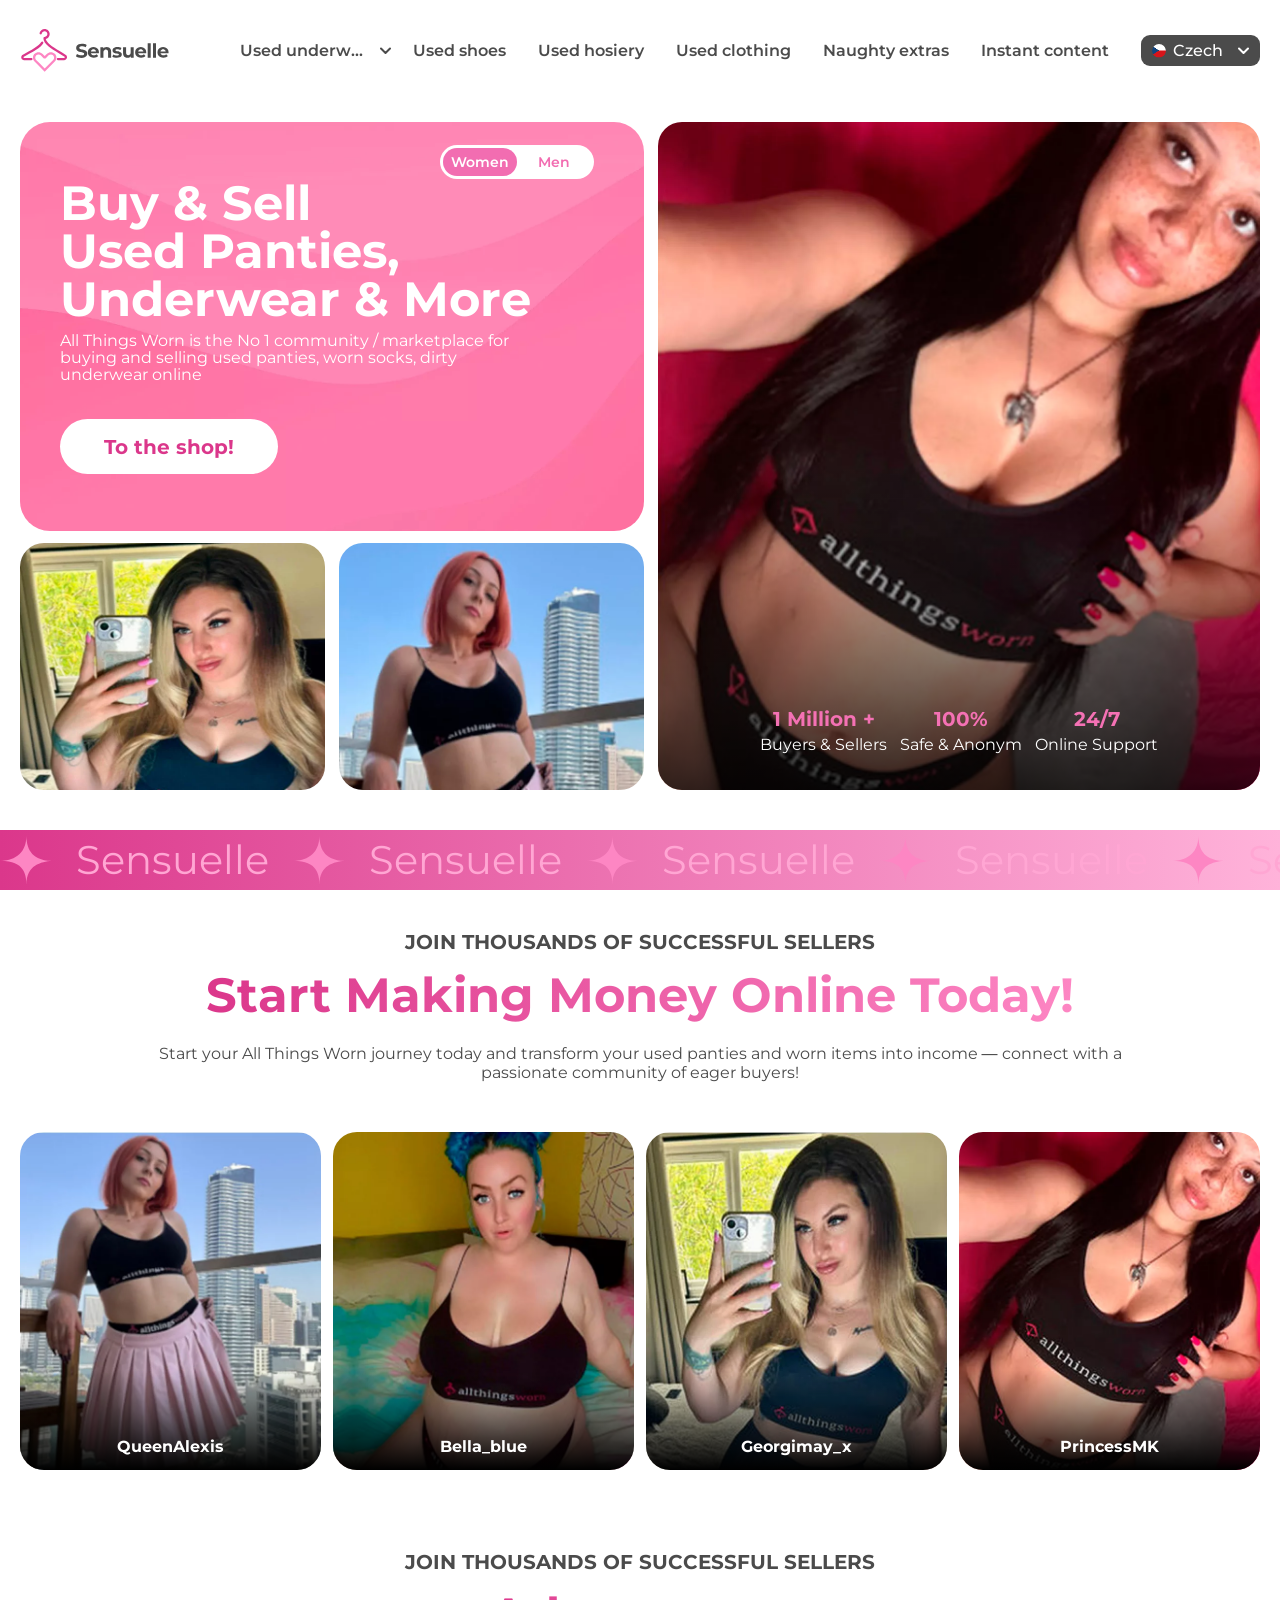
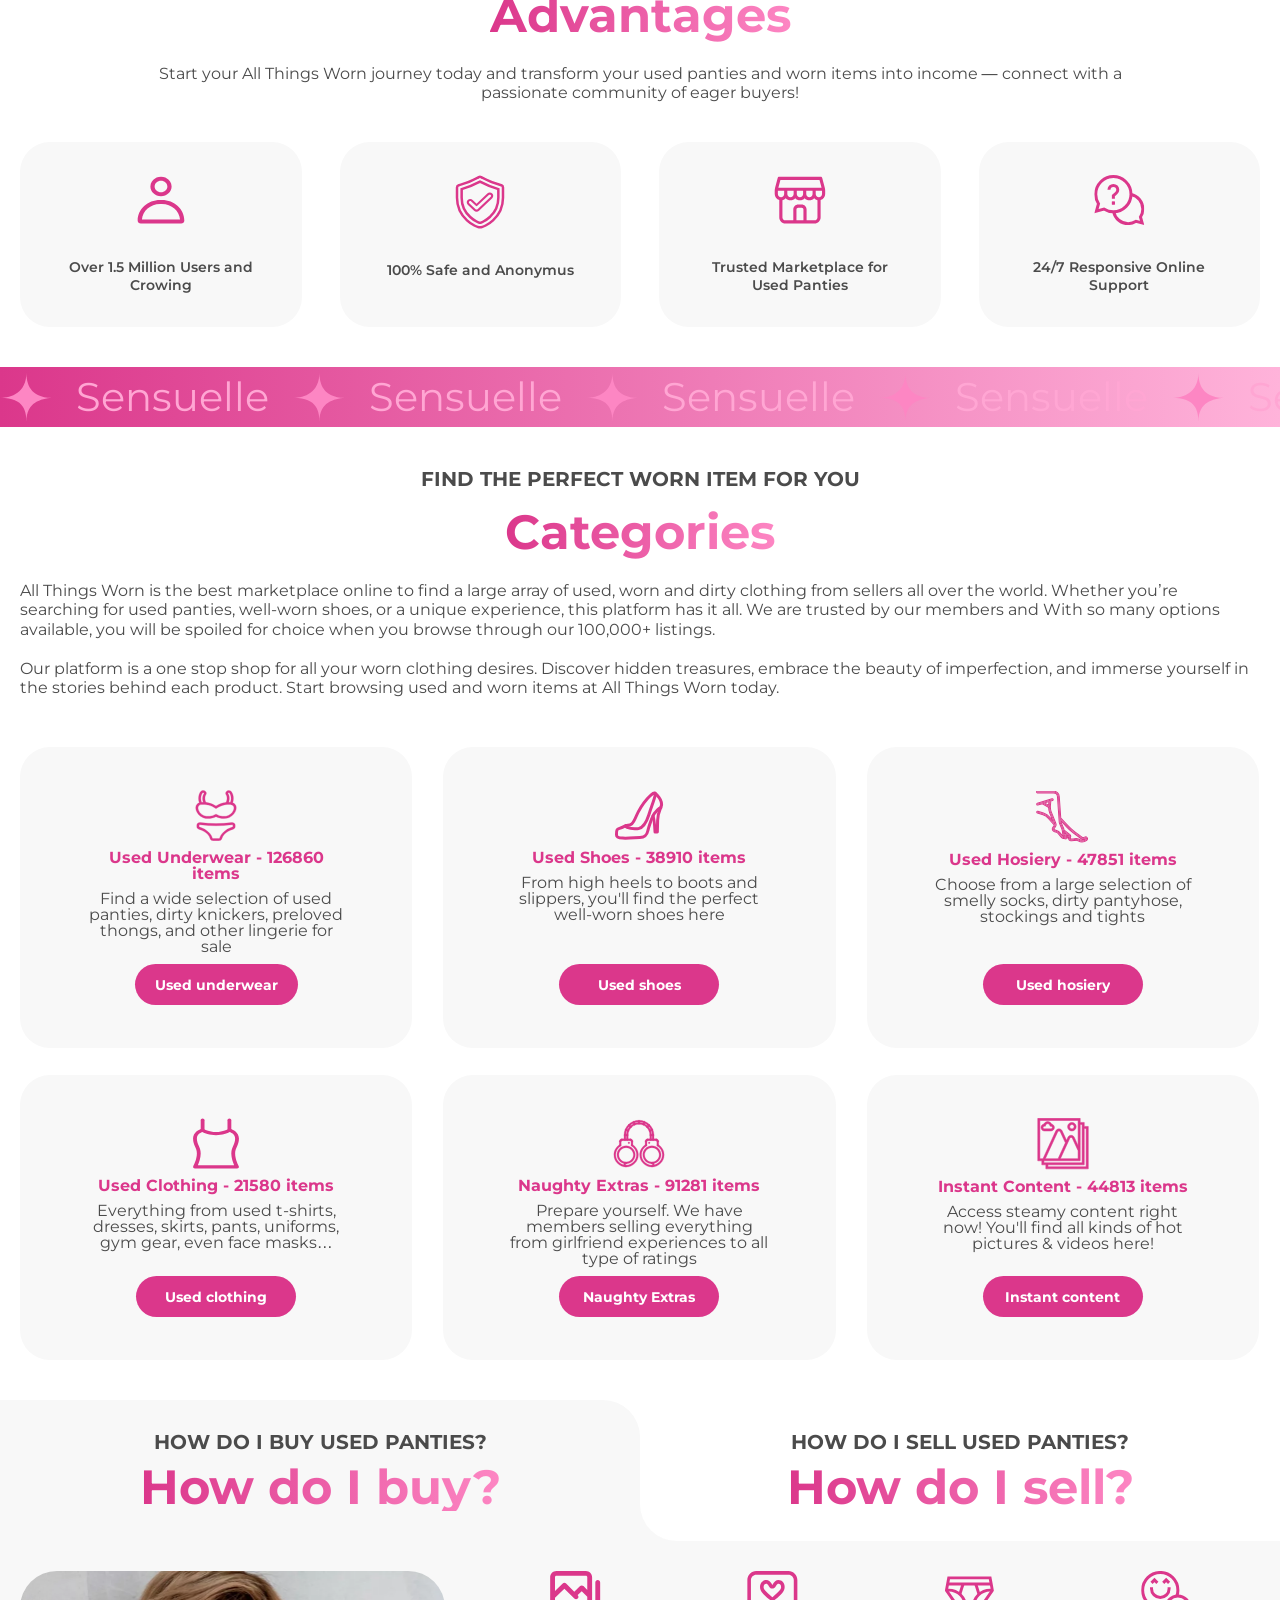
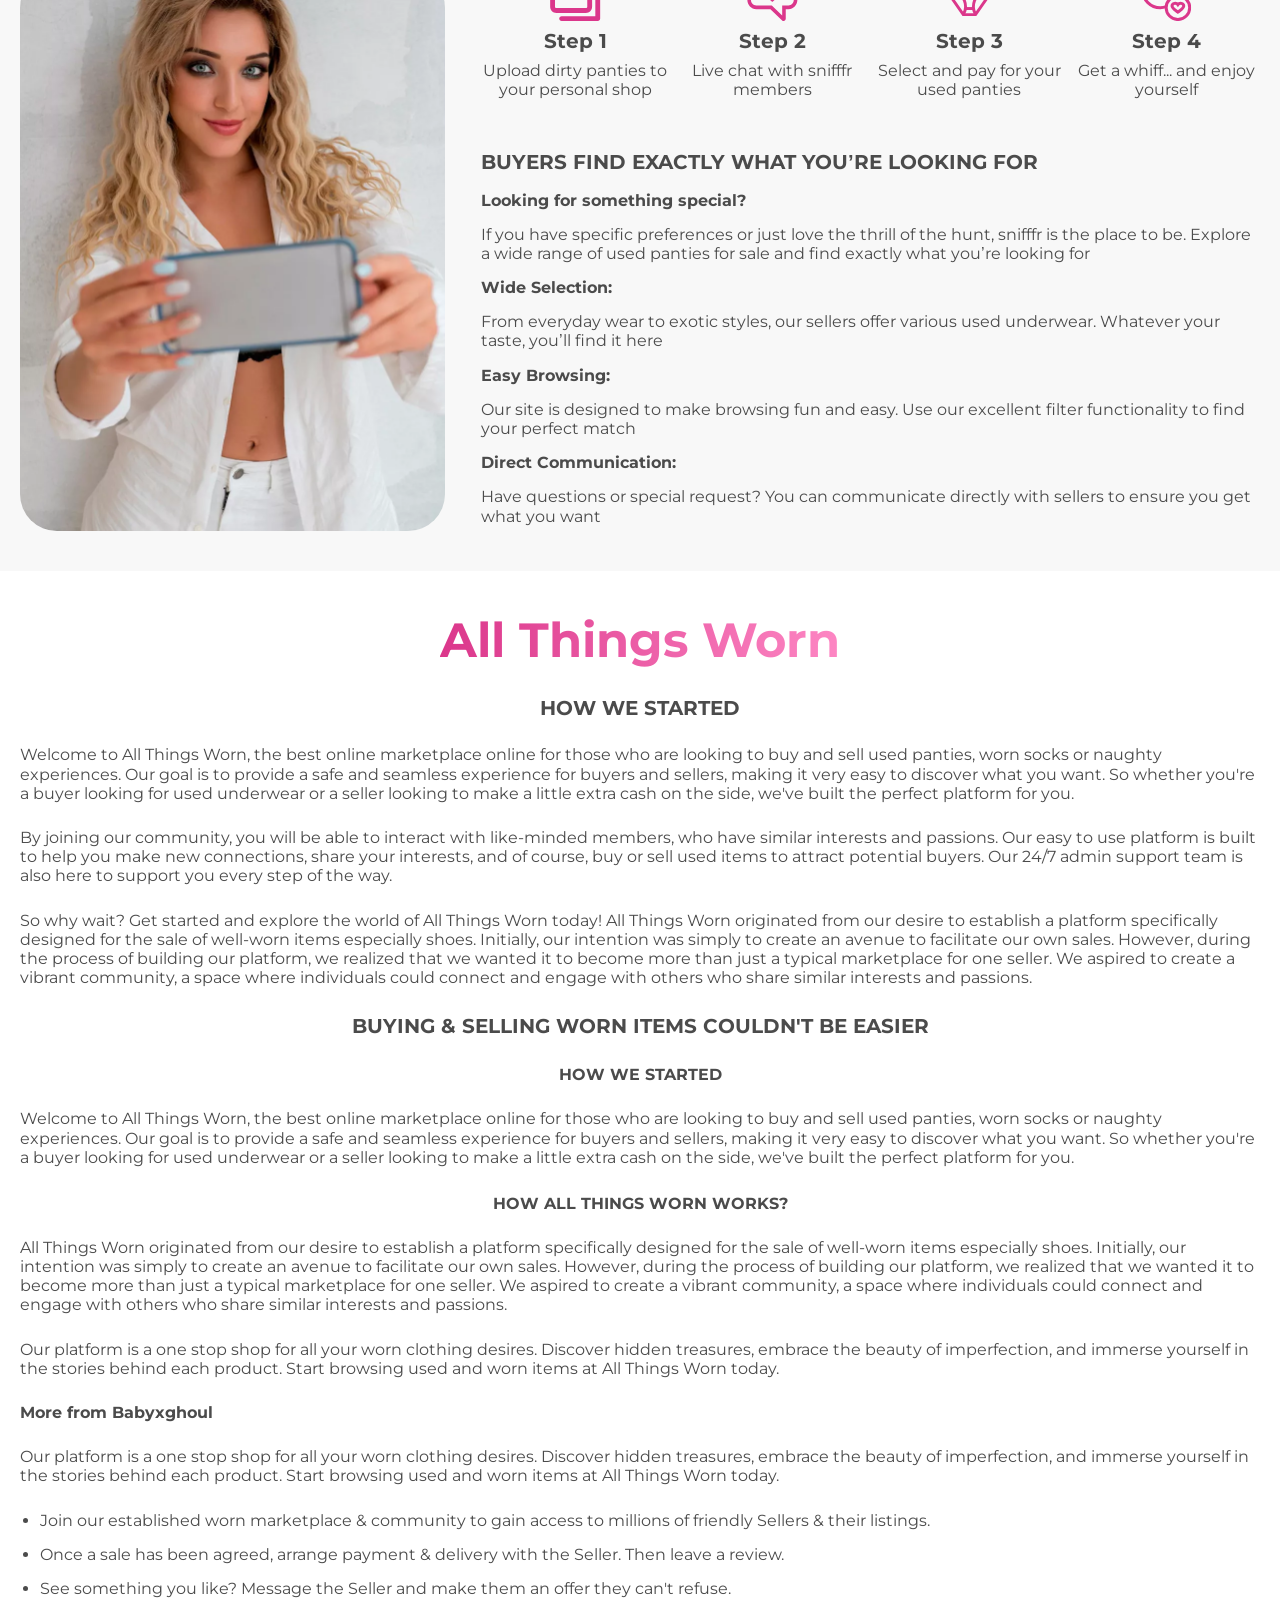
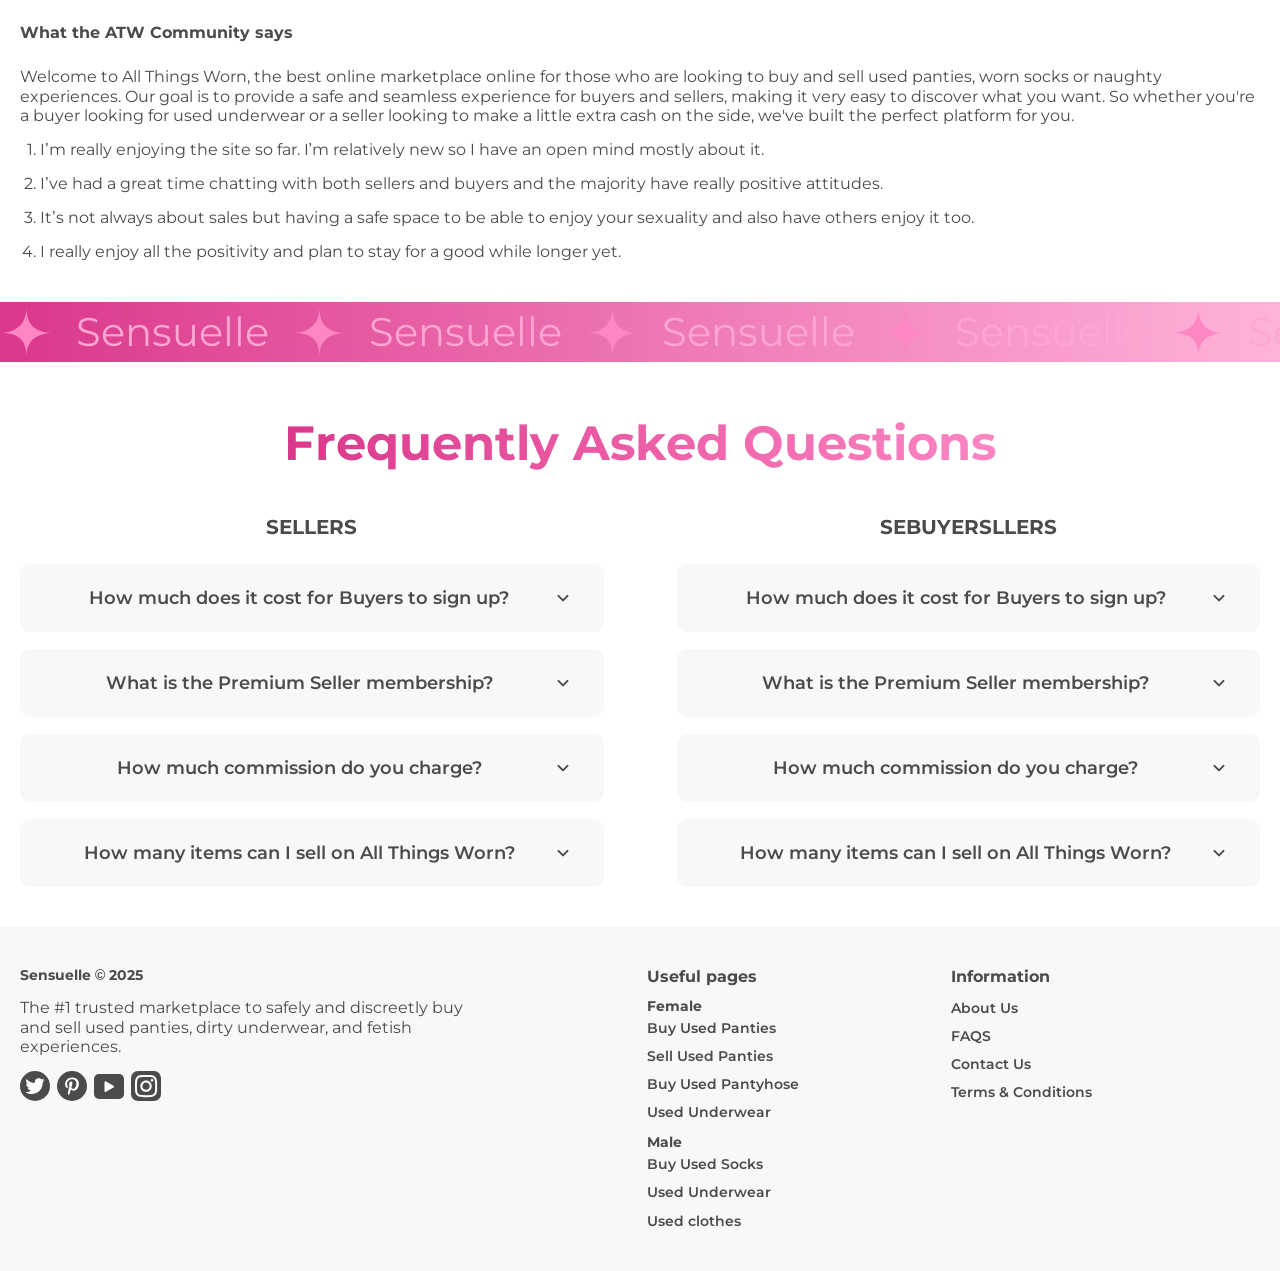
<file: index.html>
<!DOCTYPE html>
<html lang="ru">
<head>
	<title>Buy & Sell Used Panties, Underwear & More</title>
	<meta name="description" content="">
	<meta charset="UTF-8">
	<link rel="icon" type="image/svg+xml" href="favicon.svg"/>
	<meta name="viewport" content="width=device-width, initial-scale=1.0">
	<link href="css/style.css" rel="stylesheet">
</head>
<body>
<div class="wrapper">
	<header class="topUnit">
		<div class="container">
			<div class="layoutShell">
				<a href="index.html" class="symbol">
					<img src="img/logo.svg" alt="">
				</a>
				<div class="overlayTop">
					<div class="mover">
						<ul class="mainMenu">
							<li class="hasSubmenu">
								<a href="#">Used underwear</a>
								<div class="childList">
									<ul>
										<li class="hasInnerList">
											<a href="">Used panties
												<button class="submenuToggle" aria-label="Toggle submenu"></button>
											</a>
											<div class="innerList">
												<ul>
													<li><a href="">Asian used panties</a></li>
													<li><a href="">Japan used panties</a></li>
													<li><a href="">Indian used panties</a></li>
													<li><a href="">Ebony used panties</a></li>
													<li><a href="">Latina used panties</a></li>
												</ul>
											</div>
										</li>
										<li class="hasInnerList">
											<a href="">Used thongs
												<button class="submenuToggle" aria-label="Toggle submenu"></button>
											</a>
											<div class="innerList">
												<ul>
													<li><a href="">Asian used panties</a></li>
													<li><a href="">Japan used panties</a></li>
													<li><a href="">Indian used panties</a></li>
													<li><a href="">Ebony used panties</a></li>
													<li><a href="">Latina used panties</a></li>
												</ul>
											</div>
										</li>
										<li><a href="">Used lingerie</a></li>
										<li><a href="">Used bras</a></li>
									</ul>
								</div>
							</li>
							<li>
								<a href="">Used shoes</a>
							</li>
							<li>
								<a href="">Used hosiery</a>
							</li>
							<li>
								<a href="">Used clothing</a>
							</li>
							<li>
								<a href="">Naughty extras</a>
							</li>
							<li>
								<a href="">Instant content</a>
							</li>
						</ul>
						<div class="languages">
							<div class="activeLang" id="locale-switch">
								<div class="locale">
									<img src="img/flag-czech.png" alt=""> Czech
								</div>
							</div>
							<ul class="listLang">
								<li><a href=""><img src="img/flag-german.png" alt=""> German</a></li>
								<li><a href=""><img src="img/flag-english.png" alt=""> English</a></li>
							</ul>
						</div>
					</div>
				</div>

				<div role="navigation" id="menu-toggle">
					<div id="hamburger">
						<div class="unitbox"></div>
						<div class="unitbox"></div>
						<div class="unitbox"></div>
					</div>
				</div>
			</div>
		</div>
	</header>
	<section class="startPanel segment">
		<div class="container">
			<div class="structureCore">
				<div class="firstBox">
					<div class="commonTab">
						<div class="switch">
							<div class="genderOption active" id="gender-female">Women</div>
							<div class="genderOption" id="gender-male">Men</div>
						</div>
						<div class="heroIntro">
							<h1>Buy & Sell <br> Used Panties, <br> Underwear & More</h1>
							<p>All Things Worn is the No 1 community / marketplace for buying and selling used panties, worn socks,
								dirty underwear online</p>
						</div>
						<a href="" class="btn btnMain shopLinkWomen">To the shop!</a>
						<a href="" class="btn btnMain shopLinkMen">To the shop!</a>
					</div>
					<div class="galleryFrame">
						<div class="pictures female">
							<a href=""><img src="img/img_banner_1_1.webp" alt=""></a>
							<a href=""><img src="img/img_banner_1_2.webp" alt=""></a>
						</div>
						<div class="pictures male">
							<a href=""><img src="img/img_banner_2_1.webp" alt=""></a>
							<a href=""><img src="img/img_banner_2_2.webp" alt=""></a>
						</div>
					</div>
				</div>
				<div class="secondBox">
					<a href="" class="universal female" style="background-image: url('img/img_banner_big_1.webp')">
						<div class="information">
							<div class="part">
								<p>1 Million +</p>
								<p>Buyers & Sellers</p>
							</div>
							<div class="part">
								<p>100%</p>
								<p>Safe & Anonym</p>
							</div>
							<div class="part">
								<p>24/7</p>
								<p>Online Support</p>
							</div>
						</div>
					</a>
					<a href="" class="universal male" style="background-image: url('img/img_banner_big_2.webp')">
						<div class="information">
							<div class="part">
								<p>1 Million +</p>
								<p>Buyers & Sellers</p>
							</div>
							<div class="part">
								<p>100%</p>
								<p>Safe & Anonym</p>
							</div>
							<div class="part">
								<p>24/7</p>
								<p>Online Support</p>
							</div>
						</div>
					</a>
				</div>
			</div>
		</div>
	</section>
	<section class="fluxShell">
		<div class="marqueeTrack">
			<div class="cometUnit">
				<img src="img/icon_star.svg" alt=""><span class="runText">Sensuelle</span>
				<img src="img/icon_star.svg" alt=""><span class="runText">Sensuelle</span>
			</div>
			<div class="cometUnit">
				<img src="img/icon_star.svg" alt=""><span class="runText">Sensuelle</span>
				<img src="img/icon_star.svg" alt=""><span class="runText">Sensuelle</span>
			</div>
		</div>
	</section>
	<section class="segment smallBox">
		<div class="container">
			<div class="descr">
				<h3>JOIN THOUSANDS OF SUCCESSFUL SELLERS</h3>
				<h2>Start Making Money Online Today!</h2>
				<p>Start your All Things Worn journey today and transform your used panties and worn items into income — connect
					with a passionate community of eager buyers!</p>
			</div>
			<div class="sellers">
				<a href="" class="shard">
					<img src="img/img_seller1.webp" alt="">
					<p class="nickTitle">QueenAlexis</p>
				</a>
				<a href="" class="shard">
					<img src="img/img_seller2.webp" alt="">
					<p class="nickTitle">Bella_blue</p>
				</a>
				<a href="" class="shard">
					<img src="img/img_seller3.webp" alt="">
					<p class="nickTitle">Georgimay_x</p>
				</a>
				<a href="" class="shard">
					<img src="img/img_seller4.webp" alt="">
					<p class="nickTitle">PrincessMK</p>
				</a>
			</div>
		</div>
	</section>
	<section class="segment smallBox">
		<div class="container">
			<div class="descr">
				<h3>JOIN THOUSANDS OF SUCCESSFUL SELLERS</h3>
				<h2>Advantages</h2>
				<p>Start your All Things Worn journey today and transform your used panties and worn items into income — connect
					with a passionate community of eager buyers!</p>
			</div>
			<div class="advantages">
				<div class="cellbox">
					<img src="img/icon_user.svg" alt="">
					<p>Over 1.5 Million Users and Crowing</p>
				</div>
				<div class="cellbox">
					<img src="img/icon_safe.svg" alt="">
					<p>100% Safe and Anonymus</p>
				</div>
				<div class="cellbox">
					<img src="img/icon_place.svg" alt="">
					<p>Trusted Marketplace for
						Used Panties</p>
				</div>
				<div class="cellbox">
					<img src="img/icon_support.svg" alt="">
					<p>24/7 Responsive Online
						Support</p>
				</div>
			</div>
		</div>
	</section>
	<section class="fluxShell">
		<div class="marqueeTrack">
			<div class="cometUnit">
				<img src="img/icon_star.svg" alt=""><span class="runText">Sensuelle</span>
				<img src="img/icon_star.svg" alt=""><span class="runText">Sensuelle</span>
			</div>
			<div class="cometUnit">
				<img src="img/icon_star.svg" alt=""><span class="runText">Sensuelle</span>
				<img src="img/icon_star.svg" alt=""><span class="runText">Sensuelle</span>
			</div>
		</div>
	</section>
	<section class="segment categories">
		<div class="container">
			<div class="descr">
				<h3>FIND THE PERFECT WORN ITEM FOR YOU</h3>
				<h2>Categories</h2>
				<p>All Things Worn is the best marketplace online to find a large array of used, worn and dirty clothing from
					sellers all over the world. Whether you’re searching for used panties, well-worn shoes, or a unique
					experience, this platform has it all. We are trusted by our members and With so many options available, you
					will be spoiled for choice when you browse through our 100,000+ listings.</p>
				<p>Our platform is a one stop shop for all your worn clothing desires. Discover hidden treasures, embrace the
					beauty of imperfection, and immerse yourself in the stories behind each product. Start browsing used and worn
					items at All Things Worn today.</p>
			</div>
			<div class="capsule">
				<div class="nodebox">
					<img src="img/icon_underwear.svg" alt="">
					<p class="nameCat">Used Underwear - 126860 items</p>
					<p>Find a wide selection of used panties, dirty knickers, preloved thongs, and other lingerie for sale</p>
					<a href="" class="btnCat"><div class="btnText">Used underwear</div></a>
				</div>
				<div class="nodebox">
					<img src="img/icon_shoes.svg" alt="">
					<p class="nameCat">Used Shoes - 38910 items</p>
					<p>From high heels to boots and slippers, you'll find the perfect well-worn shoes here</p>
					<a href="" class="btnCat"><div class="btnText">Used shoes</div></a>
				</div>
				<div class="nodebox">
					<img src="img/icon_hosiery.svg" alt="">
					<p class="nameCat">Used Hosiery - 47851 items</p>
					<p>Choose from a large selection of smelly socks, dirty pantyhose, stockings and tights</p>
					<a href="" class="btnCat"><div class="btnText">Used hosiery</div></a>
				</div>
				<div class="nodebox">
					<img src="img/icon_clothing.svg" alt="">
					<p class="nameCat">Used Clothing - 21580 items</p>
					<p>Everything from used t-shirts, dresses, skirts, pants, uniforms, gym gear, even face masks…</p>
					<a href="" class="btnCat"><div class="btnText">Used clothing</div></a>
				</div>
				<div class="nodebox">
					<img src="img/icon_naughty.svg" alt="">
					<p class="nameCat">Naughty Extras - 91281 items</p>
					<p>Prepare yourself. We have members selling everything from girlfriend experiences to all type of ratings</p>
					<a href="" class="btnCat"><div class="btnText">Naughty Extras</div></a>
				</div>
				<div class="nodebox">
					<img src="img/icon_content.svg" alt="">
					<p class="nameCat">Instant Content - 44813 items</p>
					<p>Access steamy content right now! You'll find all kinds of hot pictures & videos here!</p>
					<a href="" class="btnCat"><div class="btnText">Instant content</div></a>
				</div>
			</div>
		</div>
	</section>
	<section class="how">
		<div class="togglerCore">
			<div class="howTab nodeBuy active" id="tab-buy-guide">
				<div class="flowNode">
					<h3>How Do I Buy Used Panties?</h3>
					<h2>How do I buy?</h2>
				</div>
			</div>
			<div class="howTab nodeSell" id="tab-sell-guide">
				<div class="flowNode">
					<h3>How Do I Sell Used Panties?</h3>
					<h2>How do I sell?</h2>
				</div>
			</div>
		</div>
		<div class="viewArea">
			<div class="container">
				<div class="stack">
					<div class="panelUnit buyContent">
						<div class="beamWrapper">
							<div class="mediaBox">
								<img src="img/img_buy.webp" alt="">
							</div>
							<div class="factDeck">
								<div class="steps">
									<div class="stageBrick">
										<img src="img/icon_photos.svg" alt="">
										<p class="markerText">Step 1</p>
										<p>Upload dirty panties to
											your personal shop</p>
									</div>
									<div class="stageBrick">
										<img src="img/icon_chat.svg" alt="">
										<p class="markerText">Step 2</p>
										<p>Live chat with
											snifffr members</p>
									</div>
									<div class="stageBrick">
										<img src="img/icon_panties.svg" alt="">
										<p class="markerText">Step 3</p>
										<p>Select and pay for
											your used panties</p>
									</div>
									<div class="stageBrick">
										<img src="img/icon_whiff.svg" alt="">
										<p class="markerText">Step 4</p>
										<p>Get a whiff... and
											enjoy yourself</p>
									</div>
								</div>
								<div class="insightPad">
									<h3>Buyers find exactly what you’re looking for</h3>
									<p><strong>Looking for something special?</strong></p>
									<p>If you have specific preferences or just love the thrill of the hunt, snifffr is the place to be.
										Explore a wide range of used
										panties for sale and find exactly what you’re looking for</p>
									<p><strong>Wide Selection:</strong></p>
									<p>From everyday wear to exotic styles, our sellers offer various used underwear. Whatever your taste,
										you’ll find it here</p>
									<p><strong>Easy Browsing: </strong></p>
									<p>Our site is designed to make browsing fun and easy. Use our excellent filter functionality to find
										your perfect match</p>
									<p><strong>Direct Communication: </strong></p>
									<p>Have questions or special request? You can communicate directly with sellers to ensure you get what
										you want</p>
								</div>
							</div>
						</div>
					</div>
					<div class="panelUnit sellContent">
						<div class="beamWrapper">
							<div class="mediaBox">
								<img src="img/img_sell.webp" alt="">
							</div>
							<div class="factDeck">
								<div class="steps">
									<div class="stageBrick">
										<img src="img/icon_photos.svg" alt="">
										<p class="markerText">Step 1</p>
										<p>Upload dirty panties to
											your personal shop</p>
									</div>
									<div class="stageBrick">
										<img src="img/icon_chat.svg" alt="">
										<p class="markerText">Step 2</p>
										<p>Live chat with
											buyers</p>
									</div>
									<div class="stageBrick">
										<img src="img/icon_money.svg" alt="">
										<p class="markerText">Step 3</p>
										<p>Complete the sale and receive $$$</p>
									</div>
									<div class="stageBrick">
										<img src="img/icon_grow.svg" alt="">
										<p class="markerText">Step 4</p>
										<p>Keep selling and grow your online business</p>
									</div>
								</div>
								<div class="insightPad">
									<h3>Sellers Turn Your Passion Into Profit</h3>
									<p>Got some dirty panties you don’t wear anymore? Don’t let them sit in a drawer - sell used underwear
										on snifffr and earn extra cash! Here’s how it works</p>
									<p><strong>Simple listing process: </strong></p>
									<p>Creating listings is quick and easy. Just snap some photos, write a short description and set your
										price. Your used underwear for sale will be up in no time.</p>
									<p><strong>Safe and secure: </strong></p>
									<p>We take your privacy seriously. You can stay anonymus and use snifffr tokens to transact safely</p>
									<p><strong>Excellent Community: </strong></p>
									<p>Join a friendly and supportive community of sellers</p>
								</div>
							</div>
						</div>
					</div>
				</div>
			</div>
		</div>
	</section>
	<section class="segment things">
		<div class="container">
			<div class="storyBlock">
				<h2>All Things Worn</h2>
				<h3>How we started</h3>
				<p>Welcome to All Things Worn, the best online marketplace online for those who are looking to buy and sell used
					panties, worn socks or naughty experiences. Our goal is to provide a safe and seamless experience for buyers
					and sellers, making it very easy to discover what you want. So whether you're a buyer looking for used
					underwear or a seller looking to make a little extra cash on the side, we've built the perfect platform for
					you.</p>
				<p>By joining our community, you will be able to interact with like-minded members, who have similar interests
					and passions. Our easy to use platform is built to help you make new connections, share your interests, and of
					course, buy or sell used items to attract potential buyers. Our 24/7 admin support team is also here to
					support you every step of the way.</p>
				<p>So why wait? Get started and explore the world of All Things Worn today!
					All Things Worn originated from our desire to establish a platform specifically designed for the sale of
					well-worn items especially shoes. Initially, our intention was simply to create an avenue to facilitate our
					own sales. However, during the process of building our platform, we realized that we wanted it to become more
					than just a typical marketplace for one seller. We aspired to create a vibrant community, a space where
					individuals could connect and engage with others who share similar interests and passions.</p>
				<h3>BUYING & SELLING WORN ITEMS COULDN'T BE EASIER</h3>
				<h4>How we started</h4>
				<p>Welcome to All Things Worn, the best online marketplace online for those who are looking to buy and sell used
					panties, worn socks or naughty experiences. Our goal is to provide a safe and seamless experience for buyers
					and sellers, making it very easy to discover what you want. So whether you're a buyer looking for used
					underwear or a seller looking to make a little extra cash on the side, we've built the perfect platform for
					you. </p>
				<h4>How All Things Worn Works?</h4>
				<p>All Things Worn originated from our desire to establish a platform specifically designed for the sale of
					well-worn items especially shoes. Initially, our intention was simply to create an avenue to facilitate our
					own sales. However, during the process of building our platform, we realized that we wanted it to become more
					than just a typical marketplace for one seller. We aspired to create a vibrant community, a space where
					individuals could connect and engage with others who share similar interests and passions.</p>
				<p>Our platform is a one stop shop for all your worn clothing desires. Discover hidden treasures, embrace the
					beauty of imperfection, and immerse yourself in the stories behind each product. Start browsing used and worn
					items at All Things Worn today.</p>
				<p><strong>More from Babyxghoul</strong></p>
				<p>Our platform is a one stop shop for all your worn clothing desires. Discover hidden treasures, embrace the
					beauty of imperfection, and immerse yourself in the stories behind each product. Start browsing used and worn
					items at All Things Worn today.</p>
				<ul>
					<li>Join our established worn marketplace & community to gain access to millions of friendly Sellers & their
						listings.
					</li>
					<li>Once a sale has been agreed, arrange payment & delivery with the Seller. Then leave a review.</li>
					<li>See something you like? Message the Seller and make them an offer they can't refuse.</li>
				</ul>
				<p><strong>What the ATW Community says</strong></p>
				<p>Welcome to All Things Worn, the best online marketplace online for those who are looking to buy and sell used
					panties, worn socks or naughty experiences. Our goal is to provide a safe and seamless experience for buyers
					and sellers, making it very easy to discover what you want. So whether you're a buyer looking for used
					underwear or a seller looking to make a little extra cash on the side, we've built the perfect platform for
					you. </p>
				<ol>
					<li>I’m really enjoying the site so far. I’m relatively new so I have an open mind mostly about it.</li>
					<li>I’ve had a great time chatting with both sellers and buyers and the majority have really positive
						attitudes.
					</li>
					<li>It’s not always about sales but having a safe space to be able to enjoy your sexuality and also have
						others enjoy it too.
					</li>
					<li>I really enjoy all the positivity and plan to stay for a good while longer yet.</li>
				</ol>
			</div>
		</div>
	</section>
	<section class="fluxShell">
		<div class="marqueeTrack">
			<div class="cometUnit">
				<img src="img/icon_star.svg" alt=""><span class="runText">Sensuelle</span>
				<img src="img/icon_star.svg" alt=""><span class="runText">Sensuelle</span>
			</div>
			<div class="cometUnit">
				<img src="img/icon_star.svg" alt=""><span class="runText">Sensuelle</span>
				<img src="img/icon_star.svg" alt=""><span class="runText">Sensuelle</span>
			</div>
		</div>
	</section>
	<section class="segment">
		<div class="container">
			<div class="descr">
				<h2>Frequently Asked Questions</h2>
			</div>
			<div class="clarityWrap">
				<div class="answersArea">
					<div class="answersTitle">Sellers</div>
					<div class="drop">
						<div class="tocDefault"><p>How much does it cost for Buyers to sign up?</p></div>
						<div class="optionsHolder">
							<p>It’s totally free to join! This allows you to have a look around the site and see if it’s for you. If
								you want to get the full benefits of our site then sign up for the Premium Seller package for
								$15.99.</p>
							<p>If you want an even better deal, you can sign up for 6 months for a one-time payment of $69.99, which
								gives you the equivalent of 2 months free!</p>
						</div>
					</div>
					<div class="drop">
						<div class="tocDefault"><p>What is the Premium Seller membership?</p></div>
						<div class="optionsHolder">
							<p>The Premium Seller package allows you to; contact Buyers directly, send unlimited messages, add
								unlimited items, browse all Buyers, add polls, posts and images to the activity feed.</p>
						</div>
					</div>
					<div class="drop">
						<div class="tocDefault"><p>How much commission do you charge?</p></div>
						<div class="optionsHolder">
							<p>None! Once you have agreed on a sale, you keep all of your profits!</p>
						</div>
					</div>
					<div class="drop">
						<div class="tocDefault"><p>How many items can I sell on All Things Worn?</p></div>
						<div class="optionsHolder">
							<p>Unlimited! Once you have signed up to our Premium Seller package you can list as many items as you
								want. And what’s even better is that we don’t charge any commission so you keep all of the profits.</p>
						</div>
					</div>
				</div>
				<div class="answersArea">
					<div class="answersTitle">SeBuyersllers</div>
					<div class="drop">
						<div class="tocDefault"><p>How much does it cost for Buyers to sign up?</p></div>
						<div class="optionsHolder">
							<p>It’s totally free to join! This allows you to have a look around the site and see if it’s for you. If
								you want to get the full benefits of our site then sign up for the Premium Seller package for
								$15.99.</p>
							<p>If you want an even better deal, you can sign up for 6 months for a one-time payment of $69.99, which
								gives you the equivalent of 2 months free!</p>
						</div>
					</div>
					<div class="drop">
						<div class="tocDefault"><p>What is the Premium Seller membership?</p></div>
						<div class="optionsHolder">
							<p>The Premium Seller package allows you to; contact Buyers directly, send unlimited messages, add
								unlimited items, browse all Buyers, add polls, posts and images to the activity feed.</p>
						</div>
					</div>
					<div class="drop">
						<div class="tocDefault"><p>How much commission do you charge?</p></div>
						<div class="optionsHolder">
							<p>None! Once you have agreed on a sale, you keep all of your profits!</p>
						</div>
					</div>
					<div class="drop">
						<div class="tocDefault"><p>How many items can I sell on All Things Worn?</p></div>
						<div class="optionsHolder">
							<p>Unlimited! Once you have signed up to our Premium Seller package you can list as many items as you
								want. And what’s even better is that we don’t charge any commission so you keep all of the profits.</p>
						</div>
					</div>
				</div>
			</div>
		</div>
	</section>
	<footer class="footerBlock">
		<div class="container">
			<div class="endZone">
				<div class="highlightInfo">
					<p class="copy">Sensuelle © 2025</p>
					<p>The #1 trusted marketplace to safely and discreetly buy and sell used panties, dirty underwear, and fetish
						experiences.</p>
					<div class="socialsInner">
						<a href="" class="shareChip twitterSoc"></a>
						<a href="" class="shareChip pintSoc"></a>
						<a href="" class="shareChip youtubeSoc"></a>
						<a href="" class="shareChip instSoc"></a>
					</div>
				</div>
				<div class="bottomCol">
					<p class="caption">Useful pages</p>
					<div>
						<p class="pol">Female</p>
						<ul>
							<li><a href="">Buy Used Panties</a></li>
							<li><a href="">Sell Used Panties</a></li>
							<li><a href="">Buy Used Pantyhose</a></li>
							<li><a href="">Used Underwear</a></li>
						</ul>
					</div>
					<div>
						<p class="pol">Male</p>
						<ul>
							<li><a href="">Buy Used Socks</a></li>
							<li><a href="">Used Underwear</a></li>
							<li><a href="">Used clothes</a></li>
						</ul>
					</div>
				</div>
				<div class="bottomCol">
					<p class="caption">Information</p>
					<ul>
						<li><a href="">About Us</a></li>
						<li><a href="">FAQS</a></li>
						<li><a href="">Contact Us</a></li>
						<li><a href="">Terms & Conditions</a></li>
					</ul>
				</div>
			</div>
		</div>
	</footer>

</div>
<script src="js/jquery.min.js"></script>
<script src="https://cdn.jsdelivr.net/npm/swiper@11/swiper-bundle.min.js"></script>
<script src="js/main.js"></script>

</body>
</html>
</file>
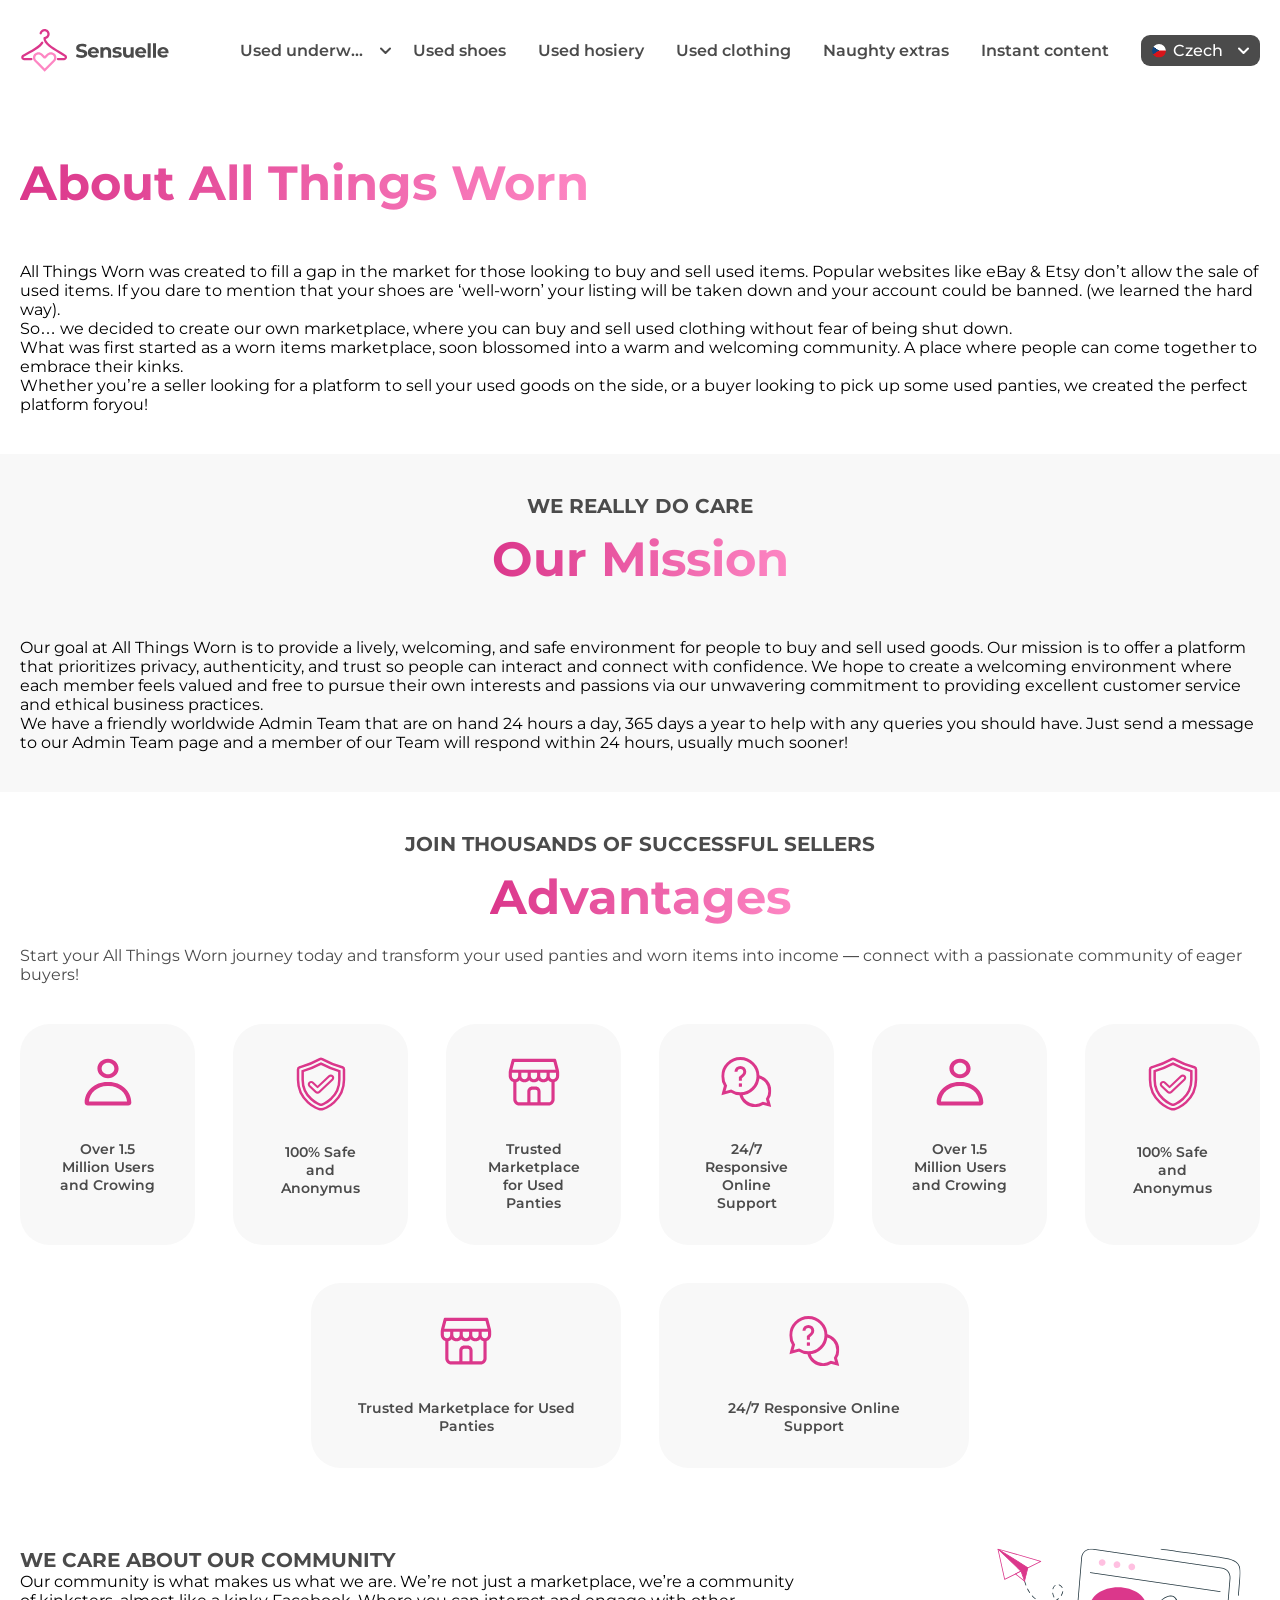
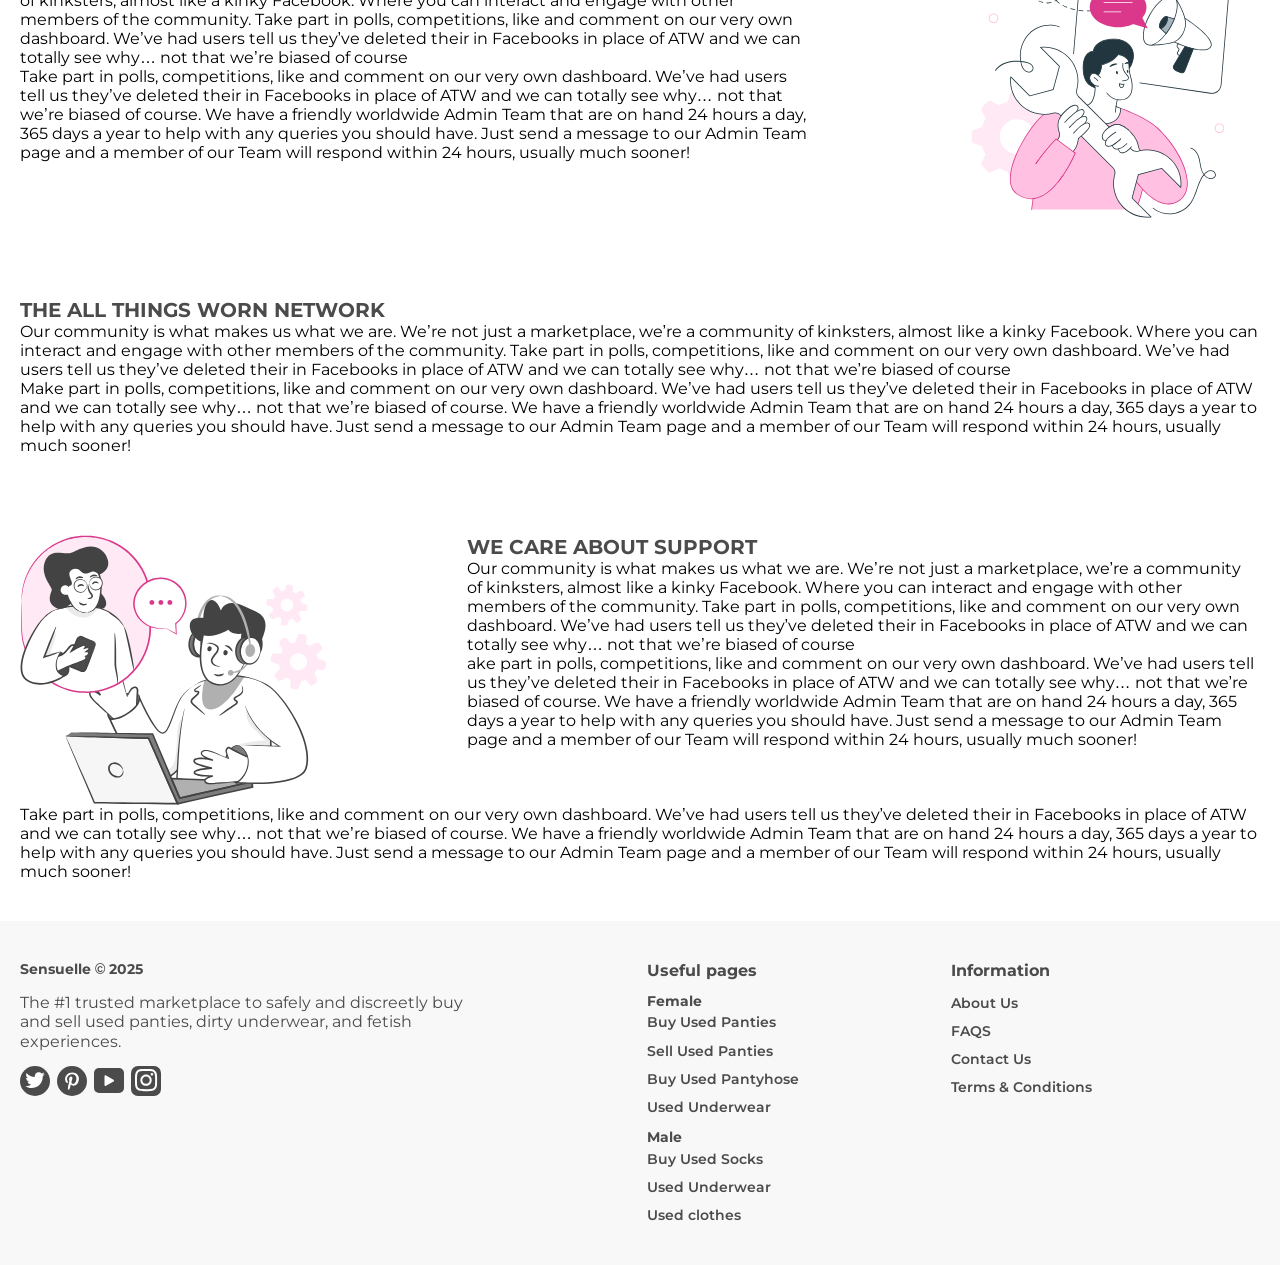
<file: about.html>
<!DOCTYPE html>
<html lang="ru">

<head>
    <title>About Us</title>
    <meta name="description" content="">
    <meta charset="UTF-8">
    <link rel="icon" type="image/svg+xml" href="favicon.svg" />
    <meta name="viewport" content="width=device-width, initial-scale=1.0">
    <link href="css/style.css" rel="stylesheet">
</head>

<body>
    <div class="wrapper">
        <header class="topUnit">
            <div class="container">
                <div class="layoutShell">
                    <a href="index.html" class="symbol">
                        <img src="img/logo.svg" alt="">
                    </a>
                    <div class="overlayTop">
                        <div class="mover">
                            <ul class="mainMenu">
                                <li class="hasSubmenu">
                                    <a href="#">Used underwear</a>
                                    <div class="childList">
                                        <ul>
                                            <li><a href="">Used panties</a></li>
                                            <li><a href="">Used thongs</a></li>
                                            <li><a href="">Used lingerie</a></li>
                                            <li><a href="">Used bras</a></li>
                                        </ul>
                                    </div>
                                </li>
                                <li>
                                    <a href="">Used shoes</a>
                                </li>
                                <li>
                                    <a href="">Used hosiery</a>
                                </li>
                                <li>
                                    <a href="">Used clothing</a>
                                </li>
                                <li>
                                    <a href="">Naughty extras</a>
                                </li>
                                <li>
                                    <a href="">Instant content</a>
                                </li>
                            </ul>
                            <div class="languages">
                                <div class="activeLang" id="locale-switch">
                                    <div class="locale">
                                        <img src="img/flag-czech.png" alt=""> Czech
                                    </div>
                                </div>
                                <ul class="listLang">
                                    <li><a href=""><img src="img/flag-german.png" alt=""> German</a></li>
                                    <li><a href=""><img src="img/flag-english.png" alt=""> English</a></li>
                                </ul>
                            </div>
                        </div>
                    </div>
        
                    <div role="navigation" id="menu-toggle">
                        <div id="hamburger">
                            <div class="unitbox"></div>
                            <div class="unitbox"></div>
                            <div class="unitbox"></div>
                        </div>
                    </div>
                </div>
            </div>
        </header>

        <section class="segment about">
            <div class="container">
                <div class="descr">
                    <h2>About All Things Worn</h2>
                </div>
                <div class="story-block">
                    <p>All Things Worn was created to fill a gap in the market for those looking to buy and sell used items. Popular
                        websites
                        like eBay & Etsy don’t allow the sale of used items. If you dare to mention that your shoes are ‘well-worn’ your
                        listing
                        will be taken down and your account could be banned. (we learned the hard way).</p>
                    <p>So… we decided to create our own marketplace, where you can buy and sell used clothing without fear of being shut
                        down.</p>
                    <p>What was first started as a worn items marketplace, soon blossomed into a warm and welcoming community. A place where
                        people can come together to embrace their kinks.</p>
                    <p>Whether you’re a seller looking for a platform to sell your used goods on the side, or a buyer looking to pick up
                        some
                        used panties, we created the perfect platform foryou!</p>
                </div>
            </div>
        </section>

        <section class="segment mission">
            <div class="container">
                <div class="descr">
                    <h3>We really do care</h3>
                    <h2>Our Mission</h2>
                </div>
                <div class="story-block">
                    <p>Our goal at All Things Worn is to provide a lively, welcoming, and safe environment for people to buy and sell
                        used
                        goods. Our mission is to offer a platform that prioritizes privacy, authenticity, and trust so people can
                        interact and
                        connect with confidence. We hope to create a welcoming environment where each member feels valued and free to
                        pursue
                        their own interests and passions via our unwavering commitment to providing excellent customer service and
                        ethical
                        business practices.</p>
                    <p>We have a friendly worldwide Admin Team that are on hand 24 hours a day, 365 days a year to help with any queries
                        you
                        should have. Just send a message to our Admin Team page and a member of our Team will respond within 24 hours,
                        usually
                        much sooner!</p>
                </div>
            </div>
        </section>

        <section class="segment small-box">
            <div class="container">
                <div class="descr">
                    <h3>JOIN THOUSANDS OF SUCCESSFUL SELLERS</h3>
                    <h2>Advantages</h2>
                    <p>Start your All Things Worn journey today and transform your used panties and worn items into income —
                        connect
                        with a passionate community of eager buyers!</p>
                </div>
                <div class="advantages">
                    <div class="cellbox">
                        <img src="img/icon_user.svg" alt="">
                        <p>Over 1.5 Million Users and Crowing</p>
                    </div>
                    <div class="cellbox">
                        <img src="img/icon_safe.svg" alt="">
                        <p>100% Safe and Anonymus</p>
                    </div>
                    <div class="cellbox">
                        <img src="img/icon_place.svg" alt="">
                        <p>Trusted Marketplace for
                            Used Panties</p>
                    </div>
                    <div class="cellbox">
                        <img src="img/icon_support.svg" alt="">
                        <p>24/7 Responsive Online
                            Support</p>
                    </div>
                    <div class="cellbox">
                        <img src="img/icon_user.svg" alt="">
                        <p>Over 1.5 Million Users and Crowing</p>
                    </div>
                    <div class="cellbox">
                        <img src="img/icon_safe.svg" alt="">
                        <p>100% Safe and Anonymus</p>
                    </div>
                    <div class="cellbox">
                        <img src="img/icon_place.svg" alt="">
                        <p>Trusted Marketplace for
                            Used Panties</p>
                    </div>
                    <div class="cellbox">
                        <img src="img/icon_support.svg" alt="">
                        <p>24/7 Responsive Online
                            Support</p>
                    </div>
                </div>
            </div>
        </section>

        <section class="segment">
            <div class="container">
                <div class="imageBlock">
                    <div class="story-block">
                        <h3>We Care About Our Community</h3>
                        <p>Our community is what makes us what we are. We’re not just a marketplace, we’re a community of kinksters, almost
                            like a
                            kinky Facebook. Where you can interact and engage with other members of the community. Take part in polls,
                            competitions,
                            like and comment on our very own dashboard. We’ve had users tell us they’ve deleted their in Facebooks in place
                            of ATW
                            and we can totally see why… not that we’re biased of course</p>
                        <p>Take part in polls, competitions, like and comment on our very own dashboard. We’ve had users tell us they’ve
                            deleted
                            their in Facebooks in place of ATW and we can totally see why… not that we’re biased of course. We have a
                            friendly
                            worldwide Admin Team that are on hand 24 hours a day, 365 days a year to help with any queries you should have.
                            Just
                            send a message to our Admin Team page and a member of our Team will respond within 24 hours, usually much
                            sooner!</p>
                    </div>
                    <img src="./img/ico-settings.svg" alt="settings">
                </div>
            </div>
        </section>

        <section class="segment">
            <div class="container">
                <div class="story-block">
                    <h3>The All Things Worn Network</h3>
                    <p>Our community is what makes us what we are. We’re not just a marketplace, we’re a community of kinksters, almost like a
                    kinky Facebook. Where you can interact and engage with other members of the community. Take part in polls, competitions,
                    like and comment on our very own dashboard. We’ve had users tell us they’ve deleted their in Facebooks in place of ATW
                    and we can totally see why… not that we’re biased of course</p>
                    <p>Make part in polls, competitions, like and comment on our very own dashboard. We’ve had users tell us they’ve deleted
                    their in Facebooks in place of ATW and we can totally see why… not that we’re biased of course. We have a friendly
                    worldwide Admin Team that are on hand 24 hours a day, 365 days a year to help with any queries you should have. Just
                    send a message to our Admin Team page and a member of our Team will respond within 24 hours, usually much sooner!</p>
                </div>
            </div>
        </section>

        <section class="segment">
            <div class="container">
                <div class="imageBlock reverse">
                    <img src="./img/ico-support.svg" alt="support">
                    <div class="story-block">
                        <h3>We Care About Support</h3>
                        <p>Our community is what makes us what we are. We’re not just a marketplace, we’re a community of kinksters, almost
                            like a
                            kinky Facebook. Where you can interact and engage with other members of the community. Take part in polls,
                            competitions,
                            like and comment on our very own dashboard. We’ve had users tell us they’ve deleted their in Facebooks in place
                            of ATW
                            and we can totally see why… not that we’re biased of course</p>
                        <p>ake part in polls, competitions, like and comment on our very own dashboard. We’ve had users tell us they’ve
                            deleted
                            their in Facebooks in place of ATW and we can totally see why… not that we’re biased of course. We have a
                            friendly
                            worldwide Admin Team that are on hand 24 hours a day, 365 days a year to help with any queries you should have.
                            Just
                            send a message to our Admin Team page and a member of our Team will respond within 24 hours, usually much
                            sooner!</p>
                    </div>
                </div>
                <div class="story-block">
                    <p>Take part in polls, competitions, like and comment on our very own dashboard. We’ve had users tell us they’ve deleted
                        their in Facebooks in place of ATW and we can totally see why… not that we’re biased of course. We have a friendly
                        worldwide Admin Team that are on hand 24 hours a day, 365 days a year to help with any queries you should have. Just
                        send a message to our Admin Team page and a member of our Team will respond within 24 hours, usually much sooner!</p>
                </div>
            </div>
        </section>

        <footer class="footerBlock">
            <div class="container">
                <div class="endZone">
                    <div class="highlightInfo">
                        <p class="copy">Sensuelle © 2025</p>
                        <p>The #1 trusted marketplace to safely and discreetly buy and sell used panties, dirty underwear, and
                            fetish
                            experiences.</p>
                        <div class="socialsInner">
                            <a href="" class="shareChip twitterSoc"></a>
                            <a href="" class="shareChip pintSoc"></a>
                            <a href="" class="shareChip youtubeSoc"></a>
                            <a href="" class="shareChip instSoc"></a>
                        </div>
                    </div>
                    <div class="bottomCol">
                        <p class="caption">Useful pages</p>
                        <div>
                            <p class="pol">Female</p>
                            <ul>
                                <li><a href="">Buy Used Panties</a></li>
                                <li><a href="">Sell Used Panties</a></li>
                                <li><a href="">Buy Used Pantyhose</a></li>
                                <li><a href="">Used Underwear</a></li>
                            </ul>
                        </div>
                        <div>
                            <p class="pol">Male</p>
                            <ul>
                                <li><a href="">Buy Used Socks</a></li>
                                <li><a href="">Used Underwear</a></li>
                                <li><a href="">Used clothes</a></li>
                            </ul>
                        </div>
                    </div>
                    <div class="bottomCol">
                        <p class="caption">Information</p>
                        <ul>
                            <li><a href="">About Us</a></li>
                            <li><a href="">FAQS</a></li>
                            <li><a href="">Contact Us</a></li>
                            <li><a href="">Terms & Conditions</a></li>
                        </ul>
                    </div>
                </div>
            </div>
        </footer>
    </div>


    <script src="js/jquery.min.js"></script>
    <script src="https://cdn.jsdelivr.net/npm/swiper@11/swiper-bundle.min.js"></script>
    <script src="js/main.js"></script>
</body>

</html>
</file>
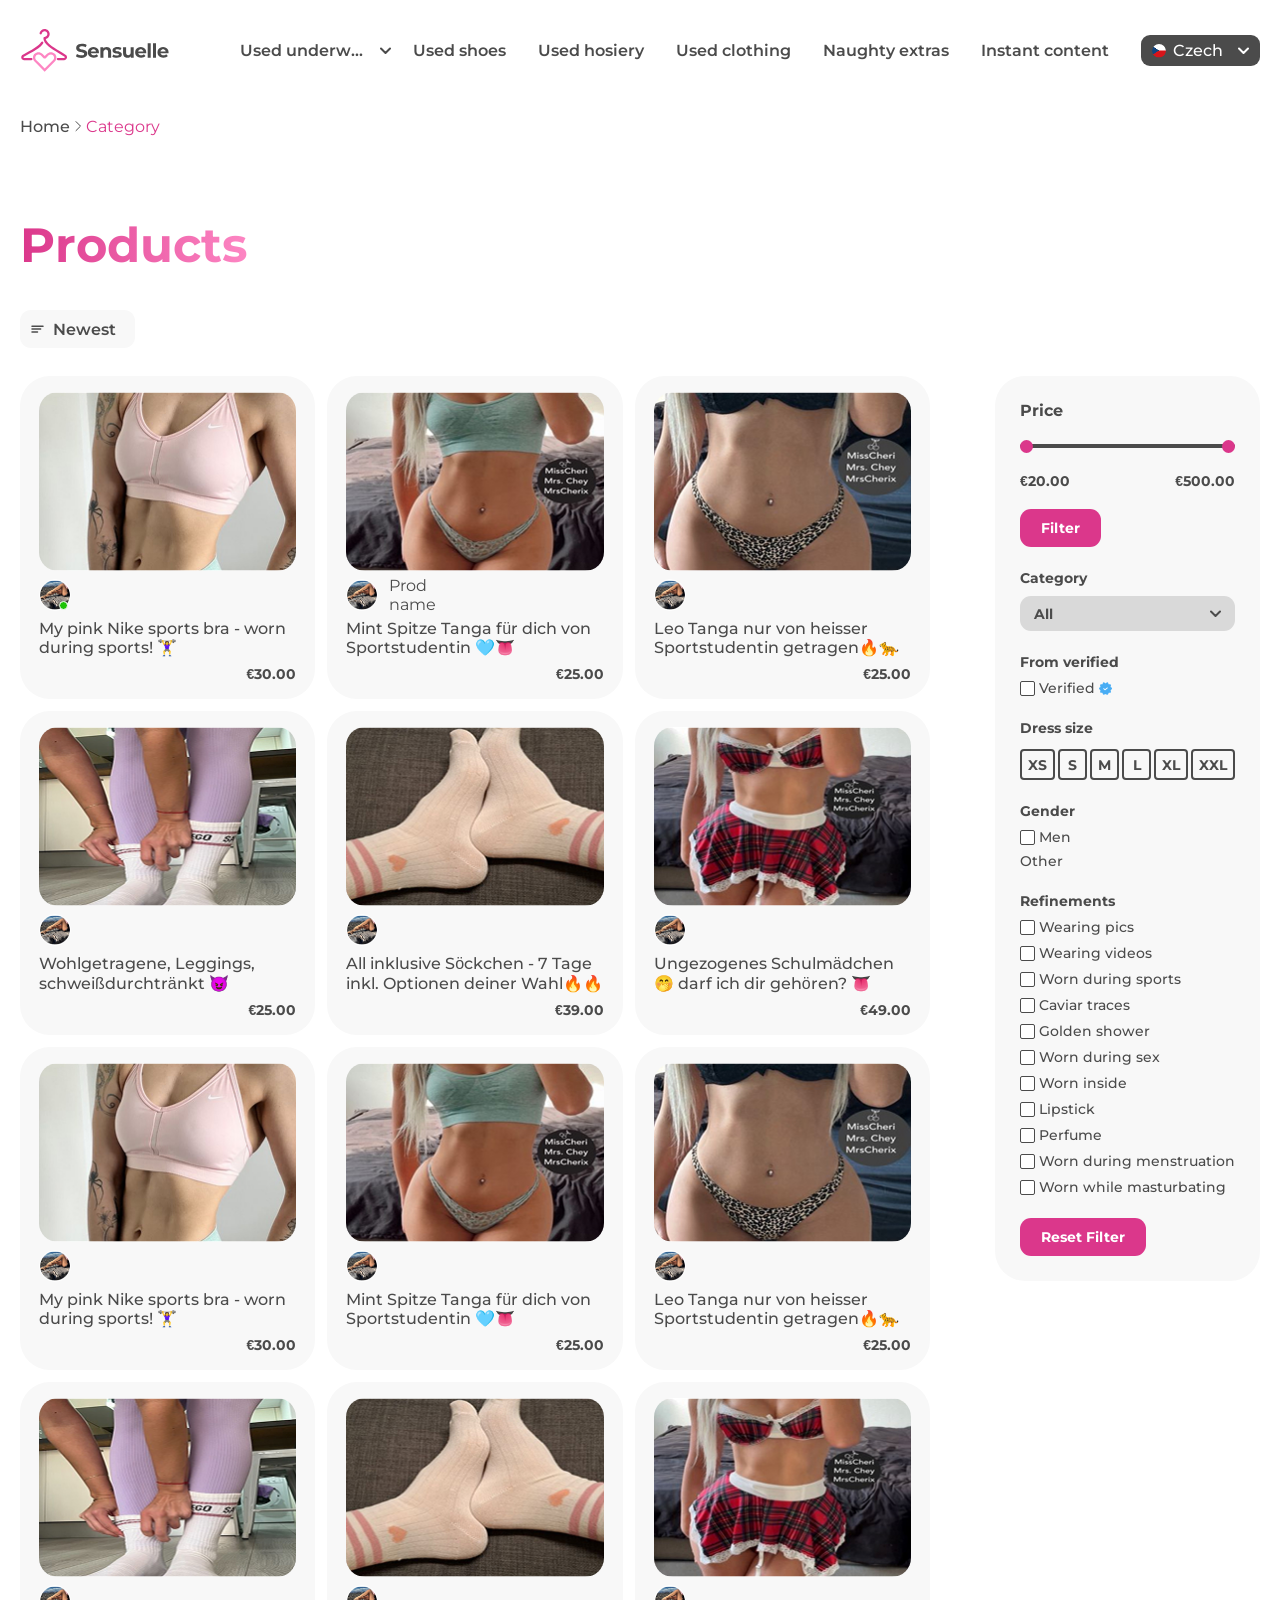
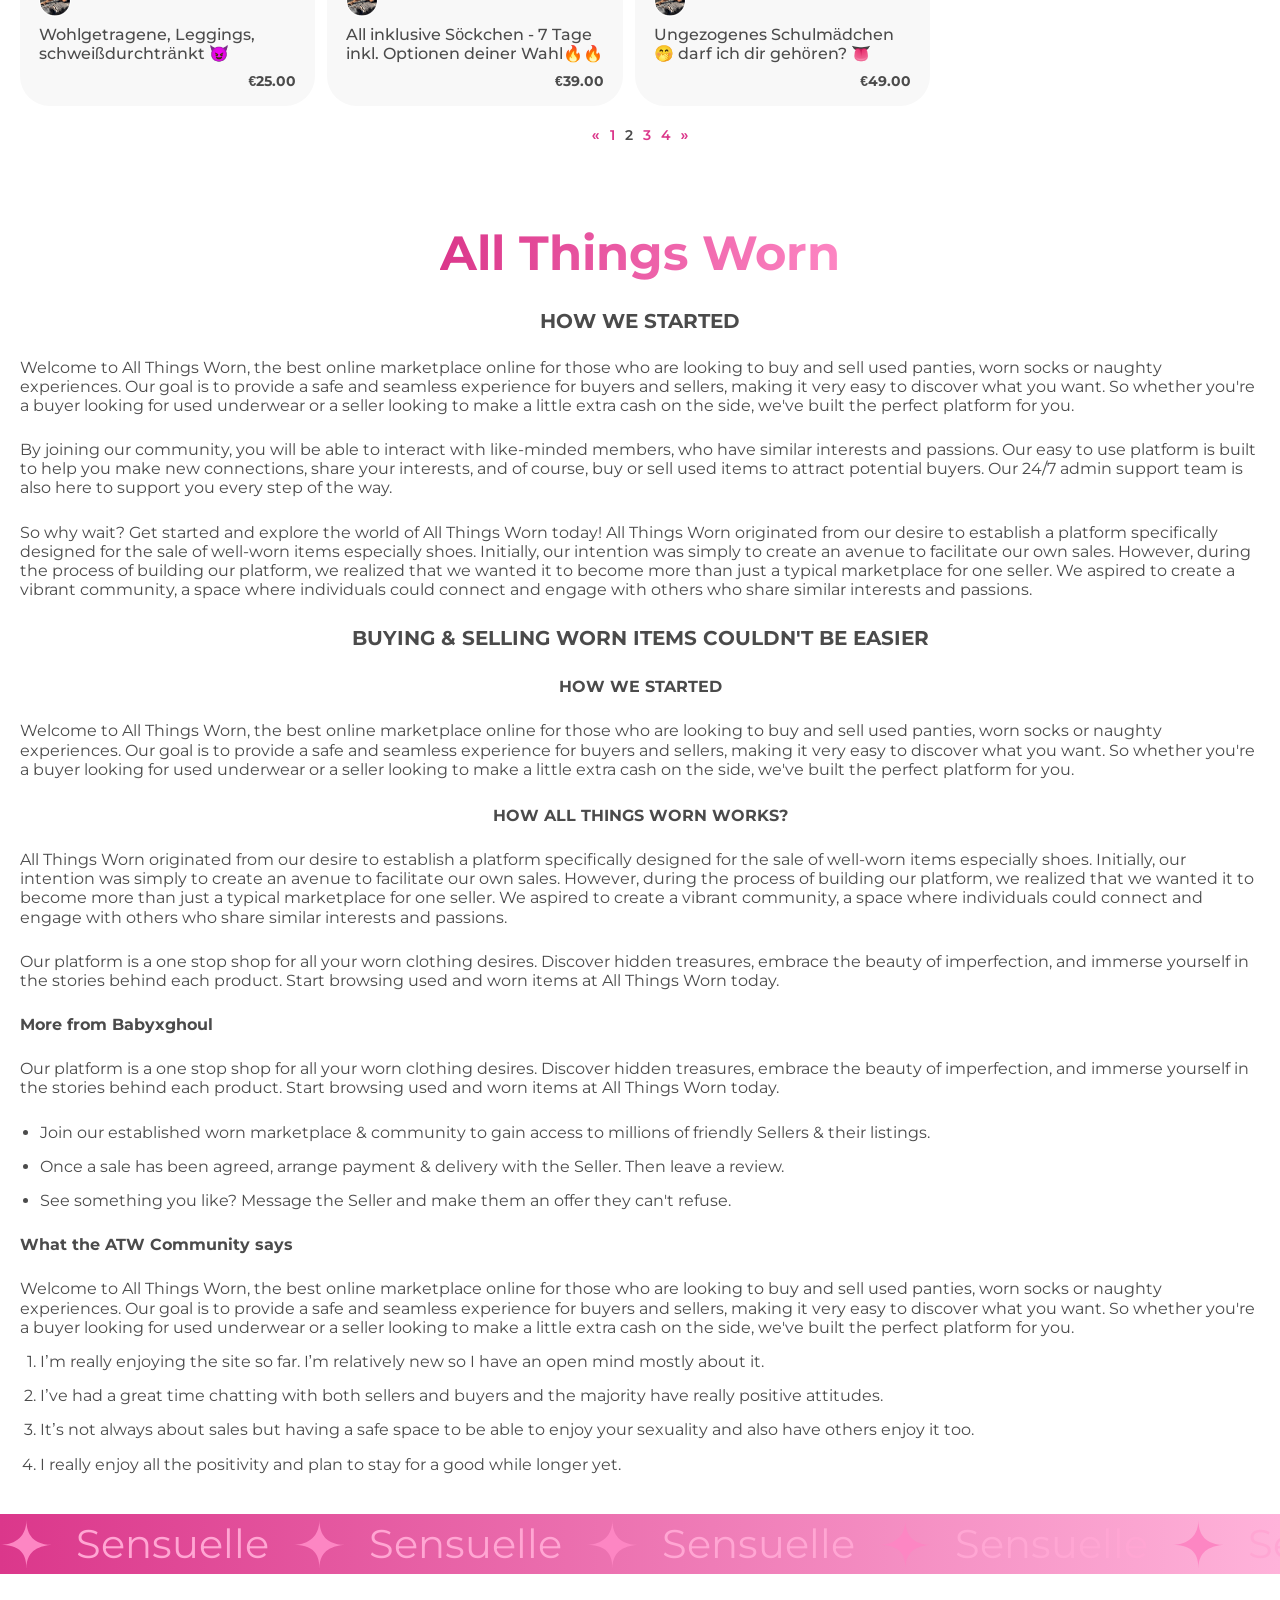
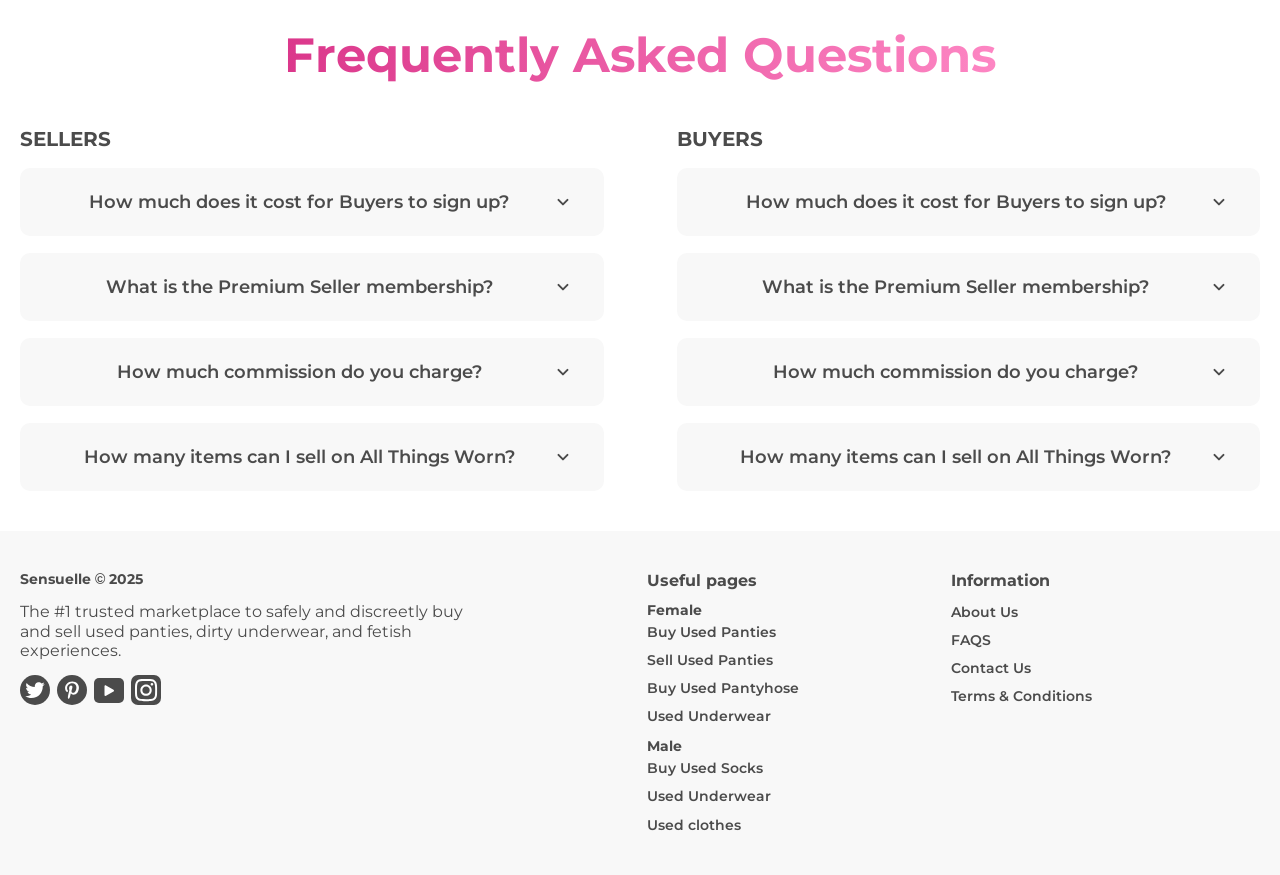
<file: category.html>
<!DOCTYPE html>
<html lang="ru">
<head>
	<title>Buy & Sell Used Panties, Underwear & More</title>
	<meta name="description" content="">
	<meta charset="UTF-8">
	<link rel="icon" type="image/svg+xml" href="favicon.svg"/>
	<meta name="viewport" content="width=device-width, initial-scale=1.0">
	<link href="css/style.css" rel="stylesheet">
</head>
<body>
<div class="wrapper">
	<header class="topUnit">
		<div class="container">
			<div class="layoutShell">
				<a href="index.html" class="symbol">
					<img src="img/logo.svg" alt="">
				</a>
				<div class="overlayTop">
					<div class="mover">
						<ul class="mainMenu">
							<li class="hasSubmenu">
								<a href="#">Used underwear</a>
								<div class="childList">
									<ul>
										<li><a href="">Used panties</a></li>
										<li><a href="">Used thongs</a></li>
										<li><a href="">Used lingerie</a></li>
										<li><a href="">Used bras</a></li>
									</ul>
								</div>
							</li>
							<li>
								<a href="">Used shoes</a>
							</li>
							<li>
								<a href="">Used hosiery</a>
							</li>
							<li>
								<a href="">Used clothing</a>
							</li>
							<li>
								<a href="">Naughty extras</a>
							</li>
							<li>
								<a href="">Instant content</a>
							</li>
						</ul>
						<div class="languages">
							<div class="activeLang" id="locale-switch">
								<div class="locale">
									<img src="img/flag-czech.png" alt=""> Czech
								</div>
							</div>
							<ul class="listLang">
								<li><a href=""><img src="img/flag-german.png" alt=""> German</a></li>
								<li><a href=""><img src="img/flag-english.png" alt=""> English</a></li>
							</ul>
						</div>
					</div>
				</div>
	
				<div role="navigation" id="menu-toggle">
					<div id="hamburger">
						<div class="unitbox"></div>
						<div class="unitbox"></div>
						<div class="unitbox"></div>
					</div>
				</div>
			</div>
		</div>
	</header>
	<div class="container">
		<div class="breadcrumbs">
			<a href="index.html">Home</a>
			<span class="current-page">Category</span>
		</div>
	</div>
	<section class="segment introSection">
		<div class="container">
			<h2>Products</h2>
			<div class="actionRow">
				<div class="sortWrap" id="crisp-wrap">
					<div class="primeToggle" id="click-sort">Newest</div>
					<div class="veilBox">
						<ul class="cascade">
							<li><a href="">Lowest Price</a></li>
							<li><a href="">Highest Price</a></li>
							<li><a href="">Maximum time</a></li>
						</ul>
					</div>
				</div>
				<div class="primeToggle" id="tap_character">Filter</div>
			</div>
			<div class="zoneWrap">
				<div class="deckLayer">
					<a href="" class="unitCard">
						<div class="picProduct">
							<img src="img/img_product1.jpg" alt="">
						</div>
						<div class="cardInfo">
							<div class="stan active">
								<img src="img/seller_ava.png" class="avaSeller" alt="">
							</div>
							<p>My pink Nike sports bra - worn during sports! 🏋️‍♀️</p>
						</div>
						<div class="priceProd">€30.00</div>
					</a>
					<a href="" class="unitCard">
						<div class="picProduct">
							<img src="img/img_product2.jpg" alt="">
						</div>
						<div class="cardInfo withName">
							<div class="stan">
								<img src="img/seller_ava.png" class="avaSeller" alt="">
								<div class="prodName">Prod name</div>
							</div>
							<p>Mint Spitze Tanga für dich von Sportstudentin 🩵👅️</p>
						</div>
						<div class="priceProd">€25.00</div>
					</a>
					<a href="" class="unitCard">
						<div class="picProduct">
							<img src="img/img_product3.jpg" alt="">
						</div>
						<div class="cardInfo">
							<div class="stan">
								<img src="img/seller_ava.png" class="avaSeller" alt="">
							</div>
							<p>Leo Tanga nur von heisser Sportstudentin getragen🔥🐆️</p>
						</div>
						<div class="priceProd">€25.00</div>
					</a>
					<a href="" class="unitCard">
						<div class="picProduct">
							<img src="img/img_product4.jpg" alt="">
						</div>
						<div class="cardInfo">
							<div class="stan">
								<img src="img/seller_ava.png" class="avaSeller" alt="">
							</div>
							<p>Wohlgetragene, Leggings, schweißdurchtränkt 😈</p>
						</div>
						<div class="priceProd">€25.00</div>
					</a>
					<a href="" class="unitCard">
						<div class="picProduct">
							<img src="img/img_product5.jpg" alt="">
						</div>
						<div class="cardInfo">
							<div class="stan">
								<img src="img/seller_ava.png" class="avaSeller" alt="">
							</div>
							<p>All inklusive Söckchen - 7 Tage inkl. Optionen deiner Wahl🔥🔥</p>
						</div>
						<div class="priceProd">€39.00</div>
					</a>
					<a href="" class="unitCard">
						<div class="picProduct">
							<img src="img/img_product6.jpg" alt="">
						</div>
						<div class="cardInfo">
							<div class="stan">
								<img src="img/seller_ava.png" class="avaSeller" alt="">
							</div>
							<p>Ungezogenes Schulmädchen 🤭 darf ich dir gehören? 👅</p>
						</div>
						<div class="priceProd">€49.00</div>
					</a>
					<a href="" class="unitCard">
						<div class="picProduct">
							<img src="img/img_product1.jpg" alt="">
						</div>
						<div class="cardInfo">
							<div class="stan">
								<img src="img/seller_ava.png" class="avaSeller" alt="">
							</div>
							<p>My pink Nike sports bra - worn during sports! 🏋️‍♀️</p>
						</div>
						<div class="priceProd">€30.00</div>
					</a>
					<a href="" class="unitCard">
						<div class="picProduct">
							<img src="img/img_product2.jpg" alt="">
						</div>
						<div class="cardInfo">
							<div class="stan">
								<img src="img/seller_ava.png" class="avaSeller" alt="">
							</div>
							<p>Mint Spitze Tanga für dich von Sportstudentin 🩵👅️</p>
						</div>
						<div class="priceProd">€25.00</div>
					</a>
					<a href="" class="unitCard">
						<div class="picProduct">
							<img src="img/img_product3.jpg" alt="">
						</div>
						<div class="cardInfo">
							<div class="stan">
								<img src="img/seller_ava.png" class="avaSeller" alt="">
							</div>
							<p>Leo Tanga nur von heisser Sportstudentin getragen🔥🐆️</p>
						</div>
						<div class="priceProd">€25.00</div>
					</a>
					<a href="" class="unitCard">
						<div class="picProduct">
							<img src="img/img_product4.jpg" alt="">
						</div>
						<div class="cardInfo">
							<div class="stan">
								<img src="img/seller_ava.png" class="avaSeller" alt="">
							</div>
							<p>Wohlgetragene, Leggings, schweißdurchtränkt 😈</p>
						</div>
						<div class="priceProd">€25.00</div>
					</a>
					<a href="" class="unitCard">
						<div class="picProduct">
							<img src="img/img_product5.jpg" alt="">
						</div>
						<div class="cardInfo">
							<div class="stan">
								<img src="img/seller_ava.png" class="avaSeller" alt="">
							</div>
							<p>All inklusive Söckchen - 7 Tage inkl. Optionen deiner Wahl🔥🔥</p>
						</div>
						<div class="priceProd">€39.00</div>
					</a>
					<a href="" class="unitCard">
						<div class="picProduct">
							<img src="img/img_product6.jpg" alt="">
						</div>
						<div class="cardInfo">
							<div class="stan">
								<img src="img/seller_ava.png" class="avaSeller" alt="">
							</div>
							<p>Ungezogenes Schulmädchen 🤭 darf ich dir gehören? 👅</p>
						</div>
						<div class="priceProd">€49.00</div>
					</a>
				</div>
				<div class="clusterBay">
					<div class="gatePack">
						<div class="ratePrice">
							<p class="tPrice">Price</p>
							<div class="rangeSlider">
								<input type="range" id="range-min" min="20" max="500" value="20" step="1">
								<input type="range" id="range-max" min="20" max="500" value="500" step="1">
							</div>
							<div class="boxesFilterPrice">
								<div class="firstPrice" id="price-min">€20.00</div>
								<div class="lastPrice" id="price-max">€500.00</div>
							</div>
							<a href="" class="buttonFilter">Filter</a>
						</div>
						<div class="categoryDrop">
							<p class="filtrCapt">Category</p>
							<div class="nowCat" id="click-category">All</div>
							<div class="catWrap" id="vlock-category">
								<div class="hiddenCat">
									<div class="chooseCat">Socks</div>
									<div class="chooseCat">Shoes</div>
									<div class="chooseCat">Bikinis</div>
								</div>
							</div>
						</div>
						<div class="verifBox">
							<p class="filtrCapt">From verified</p>
							<div class="clampSet">
								<div class="markHolder">
									<input id="verifCheck" type="checkbox" name="verif_check">
									<label for="verifCheck">
										<span class="tickIcon"></span>
										<p>Verified</p>
									</label>
								</div>
							</div>
						</div>
						<div>
							<p class="filtrCapt">Dress size</p>
							<div class="meshGroup">
								<div class="bindSlot">
									<input id="sizeXS" type="checkbox" name="size_xs">
									<label for="sizeXS">
										<span class="flagBit">XS</span>
									</label>
								</div>
								<div class="bindSlot">
									<input id="sizeS" type="checkbox" name="size_s">
									<label for="sizeS">
										<span class="flagBit">S</span>
									</label>
								</div>
								<div class="bindSlot">
									<input id="sizeM" type="checkbox" name="size_m">
									<label for="sizeM">
										<span class="flagBit">M</span>
									</label>
								</div>
								<div class="bindSlot">
									<input id="sizeL" type="checkbox" name="size_l">
									<label for="sizeL">
										<span class="flagBit">L</span>
									</label>
								</div>
								<div class="bindSlot">
									<input id="sizeXL" type="checkbox" name="size_xl">
									<label for="sizeXL">
										<span class="flagBit">XL</span>
									</label>
								</div>
								<div class="bindSlot">
									<input id="sizeXXL" type="checkbox" name="size_xxl">
									<label for="sizeXXL">
										<span class="flagBit">XXL</span>
									</label>
								</div>
							</div>
						</div>
						<div>
							<p class="filtrCapt">Gender</p>
							<div class="clampSet">
								<div class="markHolder">
									<input id="genderMan" type="checkbox" name="gender_man">
									<label for="genderMan">
										<span class="tickIcon"></span>
										<p>Men</p>
									</label>
								</div>
							</div>
							<p class="dop_text">Other</p>
						</div>
						<div>
							<p class="filtrCapt">Refinements</p>
							<div class="batchWrap">
								<div class="clampSet">
									<div class="markHolder">
										<input id="wearingPics" type="checkbox" name="wearing_pics">
										<label for="wearingPics">
											<span class="tickIcon"></span>
											<p>Wearing pics</p>
										</label>
									</div>
								</div>
								<div class="clampSet">
									<div class="markHolder">
										<input id="wearingVideos" type="checkbox" name="wearing_videos">
										<label for="wearingVideos">
											<span class="tickIcon"></span>
											<p>Wearing videos</p>
										</label>
									</div>
								</div>
								<div class="clampSet">
									<div class="markHolder">
										<input id="duringSports" type="checkbox" name="during_sports">
										<label for="duringSports">
											<span class="tickIcon"></span>
											<p>Worn during sports</p>
										</label>
									</div>
								</div>
								<div class="clampSet">
									<div class="markHolder">
										<input id="caviarTraces" type="checkbox" name="caviar_traces">
										<label for="caviarTraces">
											<span class="tickIcon"></span>
											<p>Caviar traces</p>
										</label>
									</div>
								</div>
								<div class="clampSet">
									<div class="markHolder">
										<input id="goldenShower" type="checkbox" name="golden_shower">
										<label for="goldenShower">
											<span class="tickIcon"></span>
											<p>Golden shower</p>
										</label>
									</div>
								</div>
								<div class="clampSet">
									<div class="markHolder">
										<input id="duringSex" type="checkbox" name="during_sex">
										<label for="duringSex">
											<span class="tickIcon"></span>
											<p>Worn during sex</p>
										</label>
									</div>
								</div>
								<div class="clampSet">
									<div class="markHolder">
										<input id="wornInside" type="checkbox" name="worn_inside">
										<label for="wornInside">
											<span class="tickIcon"></span>
											<p>Worn inside</p>
										</label>
									</div>
								</div>
								<div class="clampSet">
									<div class="markHolder">
										<input id="lipstick" type="checkbox" name="lipstick">
										<label for="lipstick">
											<span class="tickIcon"></span>
											<p>Lipstick</p>
										</label>
									</div>
								</div>
								<div class="clampSet">
									<div class="markHolder">
										<input id="perfume" type="checkbox" name="perfume">
										<label for="perfume">
											<span class="tickIcon"></span>
											<p>Perfume</p>
										</label>
									</div>
								</div>
								<div class="clampSet">
									<div class="markHolder">
										<input id="duringMenstr" type="checkbox" name="during_menstr">
										<label for="duringMenstr">
											<span class="tickIcon"></span>
											<p>Worn during menstruation</p>
										</label>
									</div>
								</div>
								<div class="clampSet">
									<div class="markHolder">
										<input id="whileMastur" type="checkbox" name="while_mastur">
										<label for="whileMastur">
											<span class="tickIcon"></span>
											<p>Worn while masturbating</p>
										</label>
									</div>
								</div>
							</div>
						</div>
						<a href="" class="buttonFilter">Reset Filter</a>
					</div>
				</div>
			</div>
			<div class="pagination">
				<a class="prev page-numbers" href="#">«</a>
				<a class="page-numbers" href="#">1</a>
				<span class="current page-numbers" href="#">2</span>
				<a class="page-numbers" href="#">3</a>
				<a class="page-numbers" href="#">4</a>
				<a class="next page-numbers" href="#">»</a>
			</div>
		</div>
	</section>
	<section class="segment things">
		<div class="container">
			<div class="storyBlock">
				<h2>All Things Worn</h2>
				<h3>How we started</h3>
				<p>Welcome to All Things Worn, the best online marketplace online for those who are looking to buy and sell used
					panties, worn socks or naughty experiences. Our goal is to provide a safe and seamless experience for buyers
					and sellers, making it very easy to discover what you want. So whether you're a buyer looking for used
					underwear or a seller looking to make a little extra cash on the side, we've built the perfect platform for
					you.</p>
				<p>By joining our community, you will be able to interact with like-minded members, who have similar interests
					and passions. Our easy to use platform is built to help you make new connections, share your interests, and of
					course, buy or sell used items to attract potential buyers. Our 24/7 admin support team is also here to
					support you every step of the way.</p>
				<p>So why wait? Get started and explore the world of All Things Worn today!
					All Things Worn originated from our desire to establish a platform specifically designed for the sale of
					well-worn items especially shoes. Initially, our intention was simply to create an avenue to facilitate our
					own sales. However, during the process of building our platform, we realized that we wanted it to become more
					than just a typical marketplace for one seller. We aspired to create a vibrant community, a space where
					individuals could connect and engage with others who share similar interests and passions.</p>
				<h3>BUYING & SELLING WORN ITEMS COULDN'T BE EASIER</h3>
				<h4>How we started</h4>
				<p>Welcome to All Things Worn, the best online marketplace online for those who are looking to buy and sell used
					panties, worn socks or naughty experiences. Our goal is to provide a safe and seamless experience for buyers
					and sellers, making it very easy to discover what you want. So whether you're a buyer looking for used
					underwear or a seller looking to make a little extra cash on the side, we've built the perfect platform for
					you. </p>
				<h4>How All Things Worn Works?</h4>
				<p>All Things Worn originated from our desire to establish a platform specifically designed for the sale of
					well-worn items especially shoes. Initially, our intention was simply to create an avenue to facilitate our
					own sales. However, during the process of building our platform, we realized that we wanted it to become more
					than just a typical marketplace for one seller. We aspired to create a vibrant community, a space where
					individuals could connect and engage with others who share similar interests and passions.</p>
				<p>Our platform is a one stop shop for all your worn clothing desires. Discover hidden treasures, embrace the
					beauty of imperfection, and immerse yourself in the stories behind each product. Start browsing used and worn
					items at All Things Worn today.</p>
				<p><strong>More from Babyxghoul</strong></p>
				<p>Our platform is a one stop shop for all your worn clothing desires. Discover hidden treasures, embrace the
					beauty of imperfection, and immerse yourself in the stories behind each product. Start browsing used and worn
					items at All Things Worn today.</p>
				<ul>
					<li>Join our established worn marketplace & community to gain access to millions of friendly Sellers & their
						listings.
					</li>
					<li>Once a sale has been agreed, arrange payment & delivery with the Seller. Then leave a review.</li>
					<li>See something you like? Message the Seller and make them an offer they can't refuse.</li>
				</ul>
				<p><strong>What the ATW Community says</strong></p>
				<p>Welcome to All Things Worn, the best online marketplace online for those who are looking to buy and sell used
					panties, worn socks or naughty experiences. Our goal is to provide a safe and seamless experience for buyers
					and sellers, making it very easy to discover what you want. So whether you're a buyer looking for used
					underwear or a seller looking to make a little extra cash on the side, we've built the perfect platform for
					you. </p>
				<ol>
					<li>I’m really enjoying the site so far. I’m relatively new so I have an open mind mostly about it.</li>
					<li>I’ve had a great time chatting with both sellers and buyers and the majority have really positive
						attitudes.
					</li>
					<li>It’s not always about sales but having a safe space to be able to enjoy your sexuality and also have
						others enjoy it too.
					</li>
					<li>I really enjoy all the positivity and plan to stay for a good while longer yet.</li>
				</ol>
			</div>
		</div>
	</section>
	<section class="fluxShell">
		<div class="marqueeTrack">
			<div class="cometUnit">
				<img src="img/icon_star.svg" alt=""><span class="runText">Sensuelle</span>
				<img src="img/icon_star.svg" alt=""><span class="runText">Sensuelle</span>
			</div>
			<div class="cometUnit">
				<img src="img/icon_star.svg" alt=""><span class="runText">Sensuelle</span>
				<img src="img/icon_star.svg" alt=""><span class="runText">Sensuelle</span>
			</div>
		</div>
	</section>
	<section class="segment">
		<div class="container">
			<div class="descr">
				<h2>Frequently Asked Questions</h2>
			</div>
			<div class="clarityWrap">
				<div class="answersArea">
					<h3>Sellers</h3>
					<div class="drop">
						<div class="tocDefault">How much does it cost for Buyers to sign up?</div>
						<div class="optionsHolder">
							<p>It’s totally free to join! This allows you to have a look around the site and see if it’s for you. If
								you want to get the full benefits of our site then sign up for the Premium Seller package for
								$15.99.</p>
							<p>If you want an even better deal, you can sign up for 6 months for a one-time payment of $69.99, which
								gives you the equivalent of 2 months free!</p>
						</div>
					</div>
					<div class="drop">
						<div class="tocDefault">What is the Premium Seller membership?</div>
						<div class="optionsHolder">
							<p>The Premium Seller package allows you to; contact Buyers directly, send unlimited messages, add
								unlimited items, browse all Buyers, add polls, posts and images to the activity feed.</p>
						</div>
					</div>
					<div class="drop">
						<div class="tocDefault">How much commission do you charge?</div>
						<div class="optionsHolder">
							<p>None! Once you have agreed on a sale, you keep all of your profits!</p>
						</div>
					</div>
					<div class="drop">
						<div class="tocDefault">How many items can I sell on All Things Worn?</div>
						<div class="optionsHolder">
							<p>Unlimited! Once you have signed up to our Premium Seller package you can list as many items as you
								want. And what’s even better is that we don’t charge any commission so you keep all of the profits.</p>
						</div>
					</div>
				</div>
				<div class="answersArea">
					<h3>Buyers</h3>
					<div class="drop">
						<div class="tocDefault">How much does it cost for Buyers to sign up?</div>
						<div class="optionsHolder">
							<p>It’s totally free to join! This allows you to have a look around the site and see if it’s for you. If
								you want to get the full benefits of our site then sign up for the Premium Seller package for
								$15.99.</p>
							<p>If you want an even better deal, you can sign up for 6 months for a one-time payment of $69.99, which
								gives you the equivalent of 2 months free!</p>
						</div>
					</div>
					<div class="drop">
						<div class="tocDefault">What is the Premium Seller membership?</div>
						<div class="optionsHolder">
							<p>The Premium Seller package allows you to; contact Buyers directly, send unlimited messages, add
								unlimited items, browse all Buyers, add polls, posts and images to the activity feed.</p>
						</div>
					</div>
					<div class="drop">
						<div class="tocDefault">How much commission do you charge?</div>
						<div class="optionsHolder">
							<p>None! Once you have agreed on a sale, you keep all of your profits!</p>
						</div>
					</div>
					<div class="drop">
						<div class="tocDefault">How many items can I sell on All Things Worn?</div>
						<div class="optionsHolder">
							<p>Unlimited! Once you have signed up to our Premium Seller package you can list as many items as you
								want. And what’s even better is that we don’t charge any commission so you keep all of the profits.</p>
						</div>
					</div>
				</div>
			</div>
		</div>
	</section>
	<footer class="footerBlock">
		<div class="container">
			<div class="endZone">
				<div class="highlightInfo">
					<p class="copy">Sensuelle © 2025</p>
					<p>The #1 trusted marketplace to safely and discreetly buy and sell used panties, dirty underwear, and
						fetish
						experiences.</p>
					<div class="socialsInner">
						<a href="" class="shareChip twitterSoc"></a>
						<a href="" class="shareChip pintSoc"></a>
						<a href="" class="shareChip youtubeSoc"></a>
						<a href="" class="shareChip instSoc"></a>
					</div>
				</div>
				<div class="bottomCol">
					<p class="caption">Useful pages</p>
					<div>
						<p class="pol">Female</p>
						<ul>
							<li><a href="">Buy Used Panties</a></li>
							<li><a href="">Sell Used Panties</a></li>
							<li><a href="">Buy Used Pantyhose</a></li>
							<li><a href="">Used Underwear</a></li>
						</ul>
					</div>
					<div>
						<p class="pol">Male</p>
						<ul>
							<li><a href="">Buy Used Socks</a></li>
							<li><a href="">Used Underwear</a></li>
							<li><a href="">Used clothes</a></li>
						</ul>
					</div>
				</div>
				<div class="bottomCol">
					<p class="caption">Information</p>
					<ul>
						<li><a href="">About Us</a></li>
						<li><a href="">FAQS</a></li>
						<li><a href="">Contact Us</a></li>
						<li><a href="">Terms & Conditions</a></li>
					</ul>
				</div>
			</div>
		</div>
	</footer>

</div>
<script src="js/jquery.min.js"></script>
<script src="https://cdn.jsdelivr.net/npm/swiper@11/swiper-bundle.min.js"></script>
<script src="js/main.js"></script>
</body>
</html>
</file>
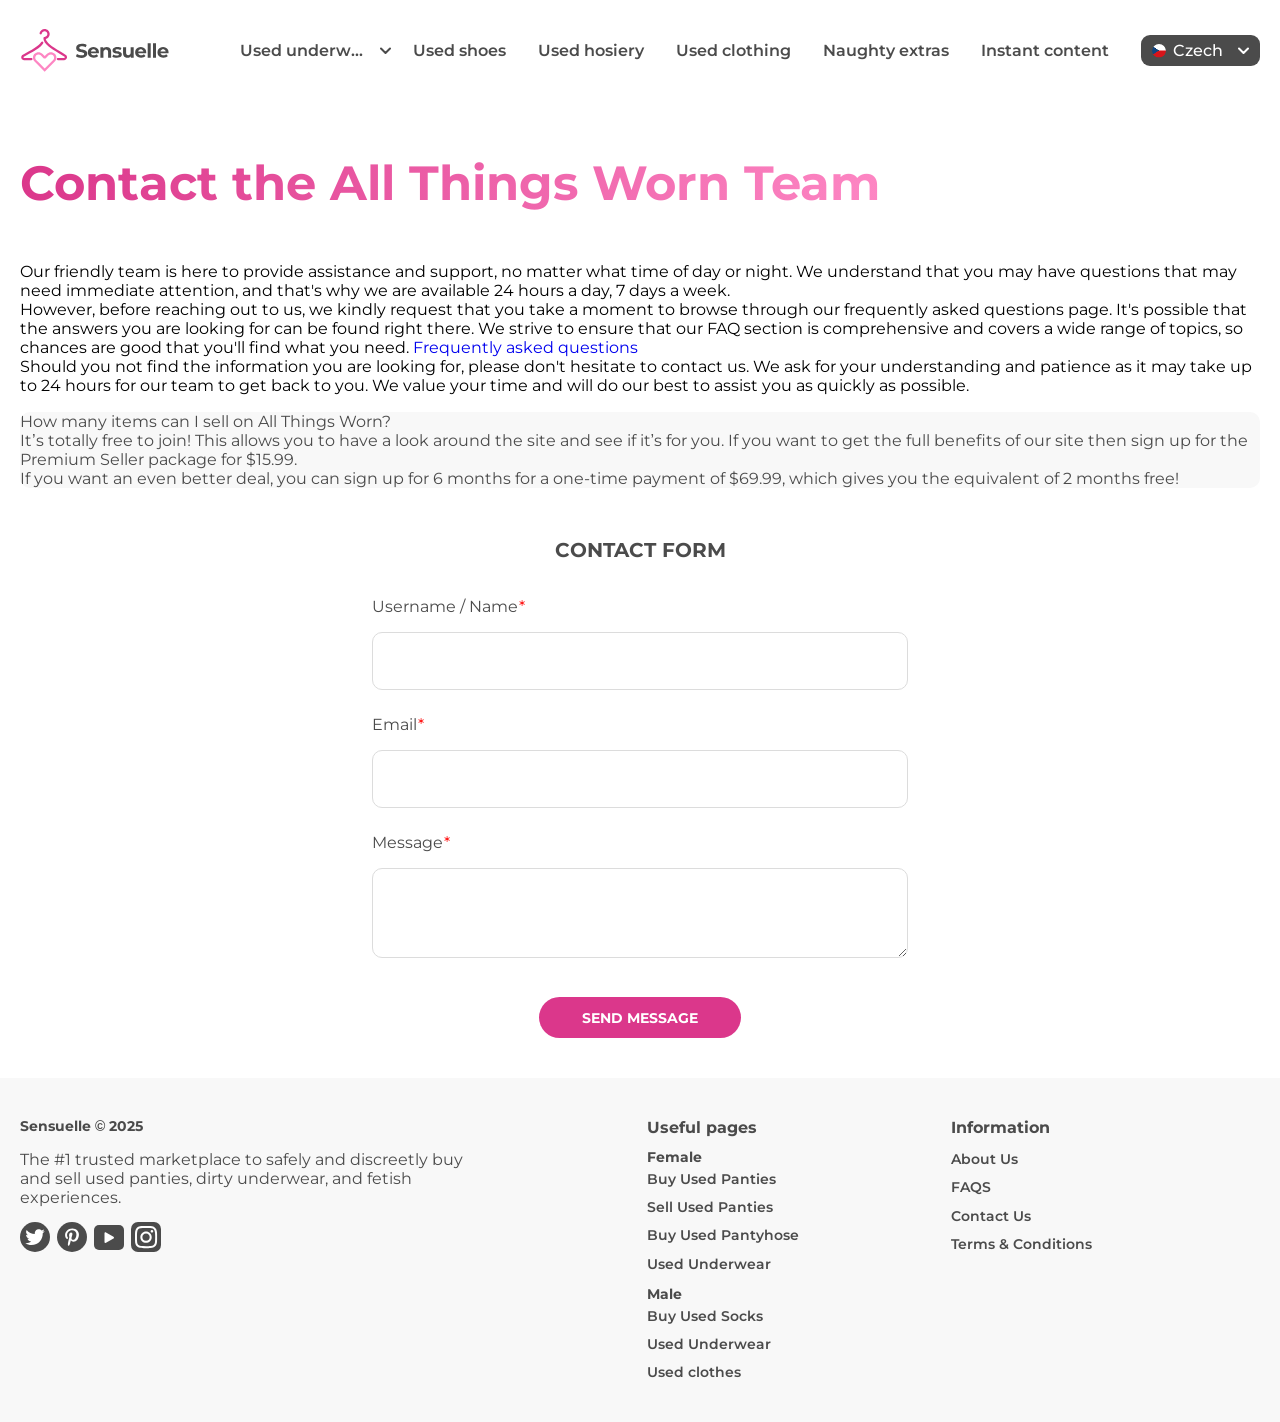
<file: contact-us.html>
<!DOCTYPE html>
<html lang="ru">

<head>
    <title>Contact Us</title>
    <meta name="description" content="">
    <meta charset="UTF-8">
    <link rel="icon" type="image/svg+xml" href="favicon.svg" />
    <meta name="viewport" content="width=device-width, initial-scale=1.0">
    <link href="css/style.css" rel="stylesheet">
</head>

<body>
    <div class="wrapper">
        <header class="topUnit">
            <div class="container">
                <div class="layoutShell">
                    <a href="index.html" class="symbol">
                        <img src="img/logo.svg" alt="">
                    </a>
                    <div class="overlayTop">
                        <div class="mover">
                            <ul class="mainMenu">
                                <li class="hasSubmenu">
                                    <a href="#">Used underwear</a>
                                    <div class="childList">
                                        <ul>
                                            <li><a href="">Used panties</a></li>
                                            <li><a href="">Used thongs</a></li>
                                            <li><a href="">Used lingerie</a></li>
                                            <li><a href="">Used bras</a></li>
                                        </ul>
                                    </div>
                                </li>
                                <li>
                                    <a href="">Used shoes</a>
                                </li>
                                <li>
                                    <a href="">Used hosiery</a>
                                </li>
                                <li>
                                    <a href="">Used clothing</a>
                                </li>
                                <li>
                                    <a href="">Naughty extras</a>
                                </li>
                                <li>
                                    <a href="">Instant content</a>
                                </li>
                            </ul>
                            <div class="languages">
                                <div class="activeLang" id="locale-switch">
                                    <div class="locale">
                                        <img src="img/flag-czech.png" alt=""> Czech
                                    </div>
                                </div>
                                <ul class="listLang">
                                    <li><a href=""><img src="img/flag-german.png" alt=""> German</a></li>
                                    <li><a href=""><img src="img/flag-english.png" alt=""> English</a></li>
                                </ul>
                            </div>
                        </div>
                    </div>
        
                    <div role="navigation" id="menu-toggle">
                        <div id="hamburger">
                            <div class="unitbox"></div>
                            <div class="unitbox"></div>
                            <div class="unitbox"></div>
                        </div>
                    </div>
                </div>
            </div>
        </header>

        <section class="segment contact">
            <div class="container">
                <div class="descr">
                    <h2>Contact the All Things Worn Team</h2>
                </div>
                <div class="story-block">
                    <p>Our friendly team is here to provide assistance and support, no matter what time of day or night. We understand that you
                    may have questions that may need immediate attention, and that's why we are available 24 hours a day, 7 days a week.</p>
                    <p>However, before reaching out to us, we kindly request that you take a moment to browse through our frequently asked
                    questions page. It's possible that the answers you are looking for can be found right there. We strive to ensure that
                    our FAQ section is comprehensive and covers a wide range of topics, so chances are good that you'll find what you
                    need. <a href="#">Frequently asked questions</a></p>
                    <p>Should you not find the information you are looking for, please don't hesitate to contact us. We ask for your
                    understanding and patience as it may take up to 24 hours for our team to get back to you. We value your time and will do
                    our best to assist you as quickly as possible.</p>
                </div>
                <div class="clarity-wrap">
                    <div class="answers-area">
                        <div class="drop">
                            <div class="toc-default">How many items can I sell on All Things Worn?</div>
                            <div class="options-holder">
                                <p>It’s totally free to join! This allows you to have a look around the site and see if it’s for you. If
                                    you want to get the full benefits of our site then sign up for the Premium Seller package for
                                    $15.99.</p>
                                <p>If you want an even better deal, you can sign up for 6 months for a one-time payment of $69.99, which
                                    gives you the equivalent of 2 months free!</p>
                            </div>
                            </div>
                    </div>
                </div>
                <div class="contactForm">
                    <form class="formInner">
                        <h3>Contact Form</h3>
                        <div class="rowWrapper">
                            <div class="formCol">
                                <label class="formLabel required" for="contact-name">Username / Name</label>
                                <div class="formWrapper">
                                    <input autocomplete="given-name" class="formInput" name="name" id="contact-name" type="text">
                                </div>
                            </div>
                            <div class="formCol">
                                <label class="formLabel required" for="contact-email">Email</label>
                                <div class="formWrapper">
                                    <input autocomplete="email" class="formInput" name="email" id="contact-email" type="text">
                                </div>
                            </div>
                            <div class="formCol">
                                <label class="formLabel required" for="contact-text">Message</label>
                                <div class="formWrapper">
                                    <textarea class="formInput" rows="3" name="message" id="contact-text" type="text"></textarea>
                                </div>
                            </div>
                        </div>
                        <button type="submit" class="btnCat"><div class="btnText">send message</div></button>
                    </form>
                </div>
            </div>
        </section>

        <footer class="footerBlock">
            <div class="container">
                <div class="endZone">
                    <div class="highlightInfo">
                        <p class="copy">Sensuelle © 2025</p>
                        <p>The #1 trusted marketplace to safely and discreetly buy and sell used panties, dirty underwear, and
                            fetish
                            experiences.</p>
                        <div class="socialsInner">
                            <a href="" class="shareChip twitterSoc"></a>
                            <a href="" class="shareChip pintSoc"></a>
                            <a href="" class="shareChip youtubeSoc"></a>
                            <a href="" class="shareChip instSoc"></a>
                        </div>
                    </div>
                    <div class="bottomCol">
                        <p class="caption">Useful pages</p>
                        <div>
                            <p class="pol">Female</p>
                            <ul>
                                <li><a href="">Buy Used Panties</a></li>
                                <li><a href="">Sell Used Panties</a></li>
                                <li><a href="">Buy Used Pantyhose</a></li>
                                <li><a href="">Used Underwear</a></li>
                            </ul>
                        </div>
                        <div>
                            <p class="pol">Male</p>
                            <ul>
                                <li><a href="">Buy Used Socks</a></li>
                                <li><a href="">Used Underwear</a></li>
                                <li><a href="">Used clothes</a></li>
                            </ul>
                        </div>
                    </div>
                    <div class="bottomCol">
                        <p class="caption">Information</p>
                        <ul>
                            <li><a href="">About Us</a></li>
                            <li><a href="">FAQS</a></li>
                            <li><a href="">Contact Us</a></li>
                            <li><a href="">Terms & Conditions</a></li>
                        </ul>
                    </div>
                </div>
            </div>
        </footer>
    </div>


    <script src="js/jquery.min.js"></script>
    <script src="https://cdn.jsdelivr.net/npm/swiper@11/swiper-bundle.min.js"></script>
    <script src="js/main.js"></script>
</body>

</html>
</file>
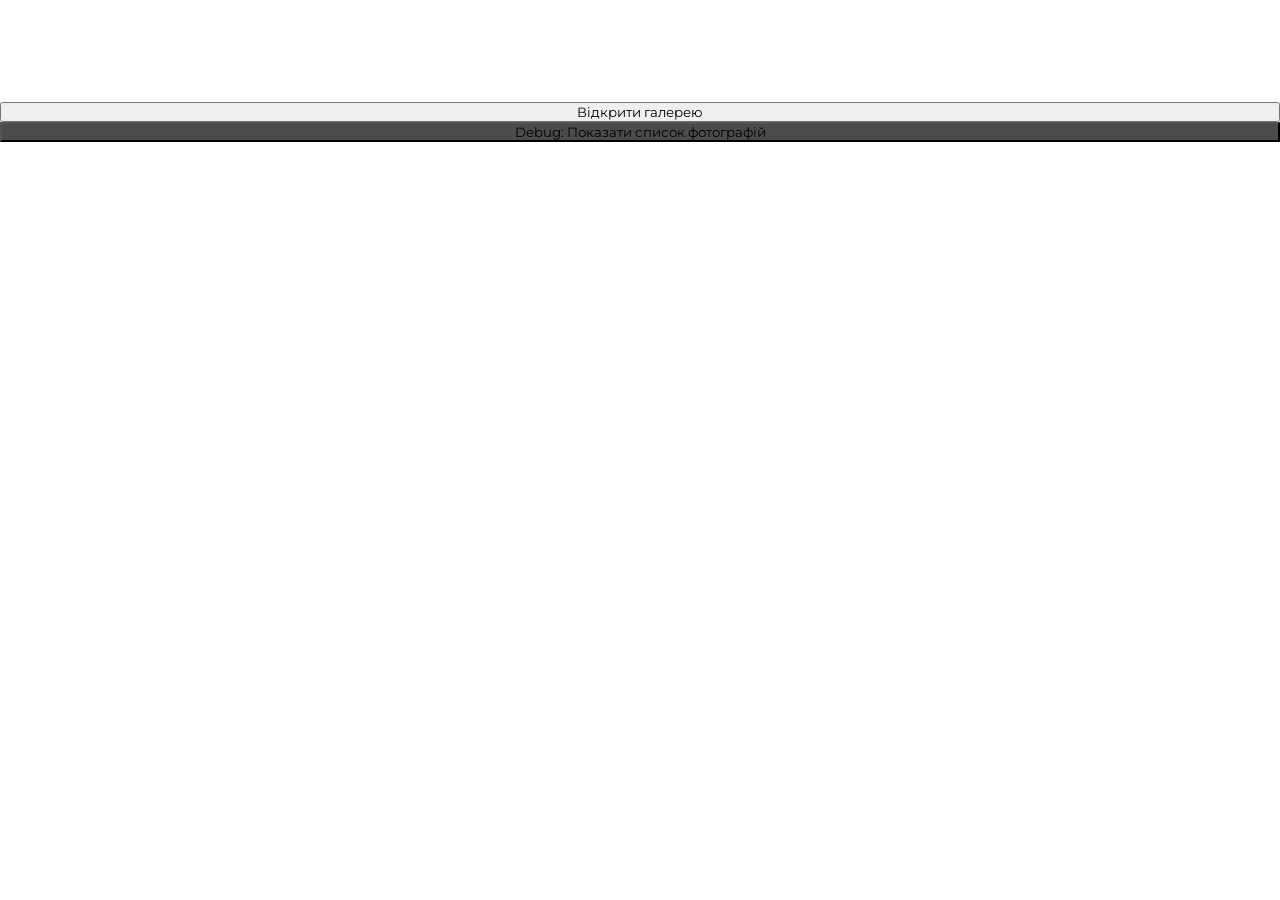
<file: debug-test.html>
<!DOCTYPE html>
<html lang="ru">
<head>
    <title>Debug Test</title>
    <meta charset="UTF-8">
    <meta name="viewport" content="width=device-width, initial-scale=1.0">
    <link href="css/style.css" rel="stylesheet">
    <script src="js/jquery.min.js"></script>
</head>
<body>
    <div class="wrapper">
        <button type="button" id="openSlider" class="test-btn">
            Відкрити галерею
        </button>
        <button type="button" id="debugBtn" class="test-btn" style="background: #4B4B4B;">
            Debug: Показати список фотографій
        </button>
    </div>

    <!-- Перший попап з галереєю -->
    <section class="popupWrapper" id="popup">
        <div class="popupInner" id="closeField">
            <div class="sliderPopup">
                <div class="closePopup" id="closePopup">
                    <div class="unitbox"></div>
                    <div class="unitbox"></div>
                </div>
                <div class="sellerInfo">
                    <div class="userPic">
                        <img src="img/user-pic.webp" alt="user-picture">
                    </div>
                    <div class="sellerBlock">
                        <div class="status">
                            <img class="premium" src="img/ico-premium.svg" alt="">
                            <div class="text">PREMIUM SELLER</div>
                        </div>
                        <div class="name">
                            Babyxghoul
                        </div>
                    </div>
                </div>
                <div class="sliderWrapper">
                    <div class="swiper" id="swiper-slider">
                        <div class="swiper-wrapper">
                            <div class="swiper-slide">
                                <div class="imgContainer">
                                    <img src="img/slide-img-1.jpg" alt="slider-image">
                                </div>
                            </div>
                            <div class="swiper-slide">
                                <div class="imgContainer">
                                    <img src="img/slide-img-2.jpg" alt="slider-image">
                                </div>
                            </div>
                            <div class="swiper-slide">
                                <div class="imgContainer">
                                    <img src="img/slide-img-3.jpg" alt="slider-image">
                                </div>
                            </div>
                            <div class="swiper-slide">
                                <div class="imgContainer">
                                    <img src="img/slide-img-4.jpg" alt="slider-image">
                                </div>
                            </div>
                        </div>
                    </div>
                    <div id="swiperBtnNext" class="swiper-button-next"></div>
                    <div id="swiperBtnPrev" class="swiper-button-prev"></div>
                </div>
            </div>
        </div>
    </section>

    <!-- Другий попап з окремою фотографією -->
    <section class="imagePopupWrapper" id="imagePopup">
        <div class="imagePopupInner" id="closeImageField">
            <div class="imagePopupContent">
                <div class="closeImagePopup" id="closeImagePopup">
                    <div class="unitbox"></div>
                    <div class="unitbox"></div>
                </div>
                <div class="imageContainer">
                    <img src="img/slide-img-1.jpg" alt="Full size image" id="fullSizeImage">
                </div>
                <div class="imageNavigation">
                    <button type="button" class="imageNavBtn" id="prevImageBtn">
                        <img src="img/icon_arrow_left.svg" alt="Previous">
                    </button>
                    <button type="button" class="imageNavBtn" id="nextImageBtn">
                        <img src="img/icon_arrow_right.svg" alt="Next">
                    </button>
                </div>
                <div class="imageCounter">
                    <span id="currentImageNum">1</span> / <span id="totalImages">4</span>
                </div>
            </div>
        </div>
    </section>

    <script>
        // Додаємо debug кнопку
        $(document).ready(function() {
            $("#debugBtn").on("click", function() {
                console.log("=== DEBUG INFO ===");
                console.log("Кількість .imgContainer:", $(".imgContainer").length);
                console.log("Кількість .imgContainer img:", $(".imgContainer img").length);
                console.log("Кількість #popup .imgContainer img:", $("#popup .imgContainer img").length);
                console.log("Кількість .swiper-slide .imgContainer img:", $(".swiper-slide .imgContainer img").length);
                
                $(".imgContainer img").each(function(index) {
                    console.log(`Фотографія ${index + 1}:`, $(this).attr("src"));
                });
                
                if (typeof window.updateImageList === 'function') {
                    window.updateImageList();
                    console.log("Список оновлено");
                } else {
                    console.log("Функція updateImageList не знайдена");
                }
            });
        });
    </script>

    <script src="js/main.js"></script>
    <script src="https://cdn.jsdelivr.net/npm/swiper@11/swiper-bundle.min.js"></script>
</body>
</html>
</file>
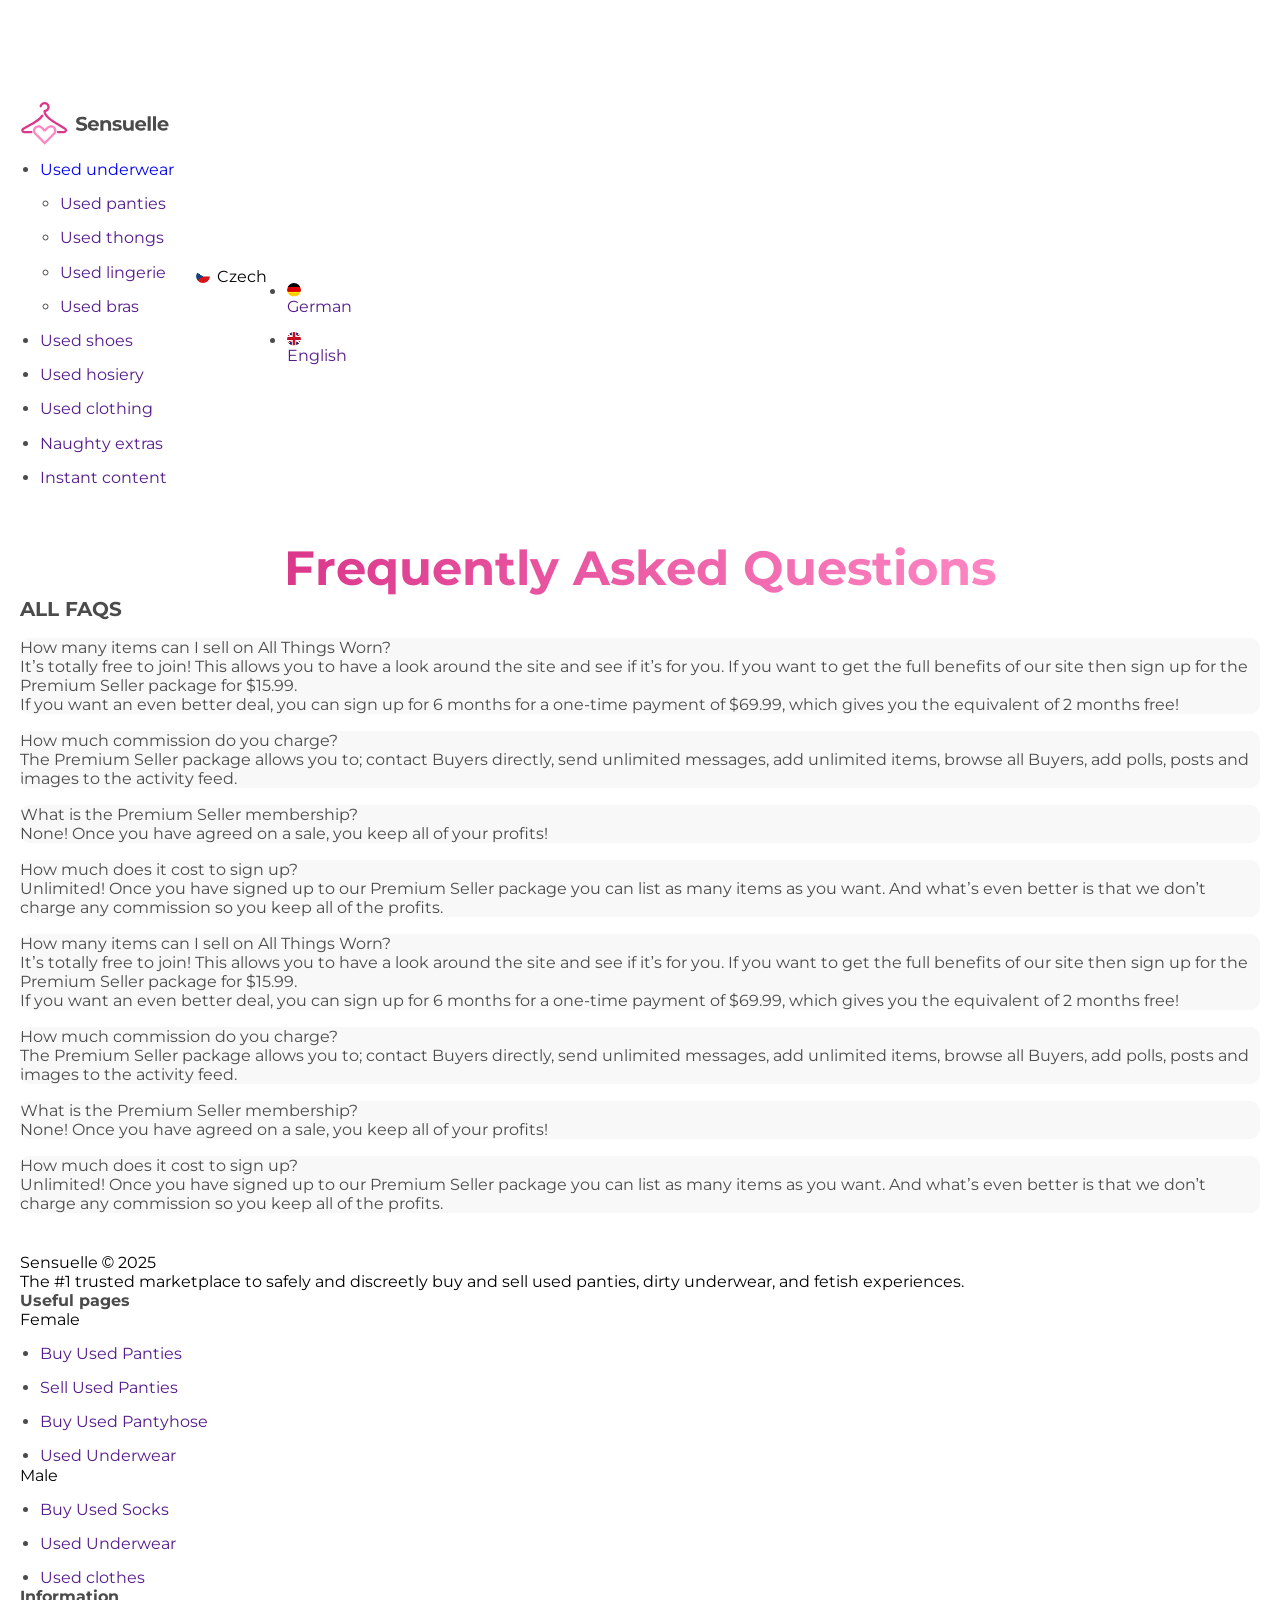
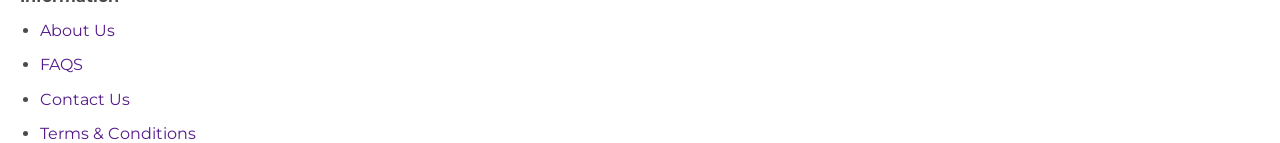
<file: faq.html>
<!DOCTYPE html>
<html lang="ru">
<head>
    <title>FAQ</title>
    <meta name="description" content="">
    <meta charset="UTF-8">
    <link rel="icon" type="image/svg+xml" href="favicon.svg" />
    <meta name="viewport" content="width=device-width, initial-scale=1.0">
    <link href="css/style.css" rel="stylesheet">
</head>
<body>
<div class="wrapper">
    <header class="top-unit">
        <div class="container">
            <div class="layout-shell">
                <a href="index.html" class="symbol">
                    <img src="img/logo.svg" alt="">
                </a>
                <div class="overlay-top">
                    <div class="mover">
                        <ul class="main-menu">
                            <li class="has-submenu">
                                <a href="#">Used underwear</a>
                                <div class="child-list">
                                    <ul>
                                        <li><a href="">Used panties</a></li>
                                        <li><a href="">Used thongs</a></li>
                                        <li><a href="">Used lingerie</a></li>
                                        <li><a href="">Used bras</a></li>
                                    </ul>
                                </div>
                            </li>
                            <li>
                                <a href="">Used shoes</a>
                            </li>
                            <li>
                                <a href="">Used hosiery</a>
                            </li>
                            <li>
                                <a href="">Used clothing</a>
                            </li>
                            <li>
                                <a href="">Naughty extras</a>
                            </li>
                            <li>
                                <a href="">Instant content</a>
                            </li>
                        </ul>
                        <div class="languages">
                            <div class="active-lang" id="locale-switch">
                                <div class="locale">
                                    <img src="img/flag-czech.png" alt=""> Czech
                                </div>
                            </div>
                            <ul class="list-lang">
                                <li><a href=""><img src="img/flag-german.png" alt=""> German</a></li>
                                <li><a href=""><img src="img/flag-english.png" alt=""> English</a></li>
                            </ul>
                        </div>
                    </div>
                </div>
    
                <div role="navigation" id="menu-toggle">
                    <div id="hamburger">
                        <div class="unitbox"></div>
                        <div class="unitbox"></div>
                        <div class="unitbox"></div>
                    </div>
                </div>
            </div>
        </div>
    </header>

    <section class="segment">
        <div class="container">
            <div class="descr">
                <h2>Frequently Asked Questions</h2>
            </div>
            <div class="clarity-wrap">
                <div class="answers-area">
                    <h3>ALL FAQs</h3>
                    <div class="drop">
                        <div class="toc-default">How many items can I sell on All Things Worn?</div>
                        <div class="options-holder">
                            <p>It’s totally free to join! This allows you to have a look around the site and see if it’s for you. If
                                you want to get the full benefits of our site then sign up for the Premium Seller package for
                                $15.99.</p>
                            <p>If you want an even better deal, you can sign up for 6 months for a one-time payment of $69.99, which
                                gives you the equivalent of 2 months free!</p>
                        </div>
                    </div>
                    <div class="drop">
                        <div class="toc-default">How much commission do you charge?</div>
                        <div class="options-holder">
                            <p>The Premium Seller package allows you to; contact Buyers directly, send unlimited messages, add
                                unlimited items, browse all Buyers, add polls, posts and images to the activity feed.</p>
                        </div>
                    </div>
                    <div class="drop">
                        <div class="toc-default">What is the Premium Seller membership?</div>
                        <div class="options-holder">
                            <p>None! Once you have agreed on a sale, you keep all of your profits!</p>
                        </div>
                    </div>
                    <div class="drop">
                        <div class="toc-default">How much does it cost to sign up?</div>
                        <div class="options-holder">
                            <p>Unlimited! Once you have signed up to our Premium Seller package you can list as many items as you
                                want. And what’s even better is that we don’t charge any commission so you keep all of the profits.</p>
                        </div>
                    </div>
                    <div class="drop">
                        <div class="toc-default">How many items can I sell on All Things Worn?</div>
                        <div class="options-holder">
                            <p>It’s totally free to join! This allows you to have a look around the site and see if it’s for you. If
                                you want to get the full benefits of our site then sign up for the Premium Seller package for
                                $15.99.</p>
                            <p>If you want an even better deal, you can sign up for 6 months for a one-time payment of $69.99, which
                                gives you the equivalent of 2 months free!</p>
                        </div>
                    </div>
                    <div class="drop">
                        <div class="toc-default">How much commission do you charge?</div>
                        <div class="options-holder">
                            <p>The Premium Seller package allows you to; contact Buyers directly, send unlimited messages, add
                                unlimited items, browse all Buyers, add polls, posts and images to the activity feed.</p>
                        </div>
                    </div>
                    <div class="drop">
                        <div class="toc-default">What is the Premium Seller membership?</div>
                        <div class="options-holder">
                            <p>None! Once you have agreed on a sale, you keep all of your profits!</p>
                        </div>
                    </div>
                    <div class="drop">
                        <div class="toc-default">How much does it cost to sign up?</div>
                        <div class="options-holder">
                            <p>Unlimited! Once you have signed up to our Premium Seller package you can list as many items as you
                                want. And what’s even better is that we don’t charge any commission so you keep all of the profits.</p>
                        </div>
                    </div>
                </div>
            </div>
        </div>
    </section>

    <footer class="footer-block">
        <div class="container">
            <div class="end-zone">
                <div class="highlight-info">
                    <p class="copy">Sensuelle © 2025</p>
                    <p>The #1 trusted marketplace to safely and discreetly buy and sell used panties, dirty underwear, and
                        fetish
                        experiences.</p>
                    <div class="socials-inner">
                        <a href="" class="share-chip twitter-soc"></a>
                        <a href="" class="share-chip pint-soc"></a>
                        <a href="" class="share-chip youtube-soc"></a>
                        <a href="" class="share-chip inst-soc"></a>
                    </div>
                </div>
                <div class="bottom-col">
                    <p class="caption">Useful pages</p>
                    <div>
                        <p class="pol">Female</p>
                        <ul>
                            <li><a href="">Buy Used Panties</a></li>
                            <li><a href="">Sell Used Panties</a></li>
                            <li><a href="">Buy Used Pantyhose</a></li>
                            <li><a href="">Used Underwear</a></li>
                        </ul>
                    </div>
                    <div>
                        <p class="pol">Male</p>
                        <ul>
                            <li><a href="">Buy Used Socks</a></li>
                            <li><a href="">Used Underwear</a></li>
                            <li><a href="">Used clothes</a></li>
                        </ul>
                    </div>
                </div>
                <div class="bottom-col">
                    <p class="caption">Information</p>
                    <ul>
                        <li><a href="">About Us</a></li>
                        <li><a href="">FAQS</a></li>
                        <li><a href="">Contact Us</a></li>
                        <li><a href="">Terms & Conditions</a></li>
                    </ul>
                </div>
            </div>
        </div>
    </footer>
</div>


<script src="js/jquery.min.js"></script>
<script src="js/main.js"></script>
</body>

</html>
</file>
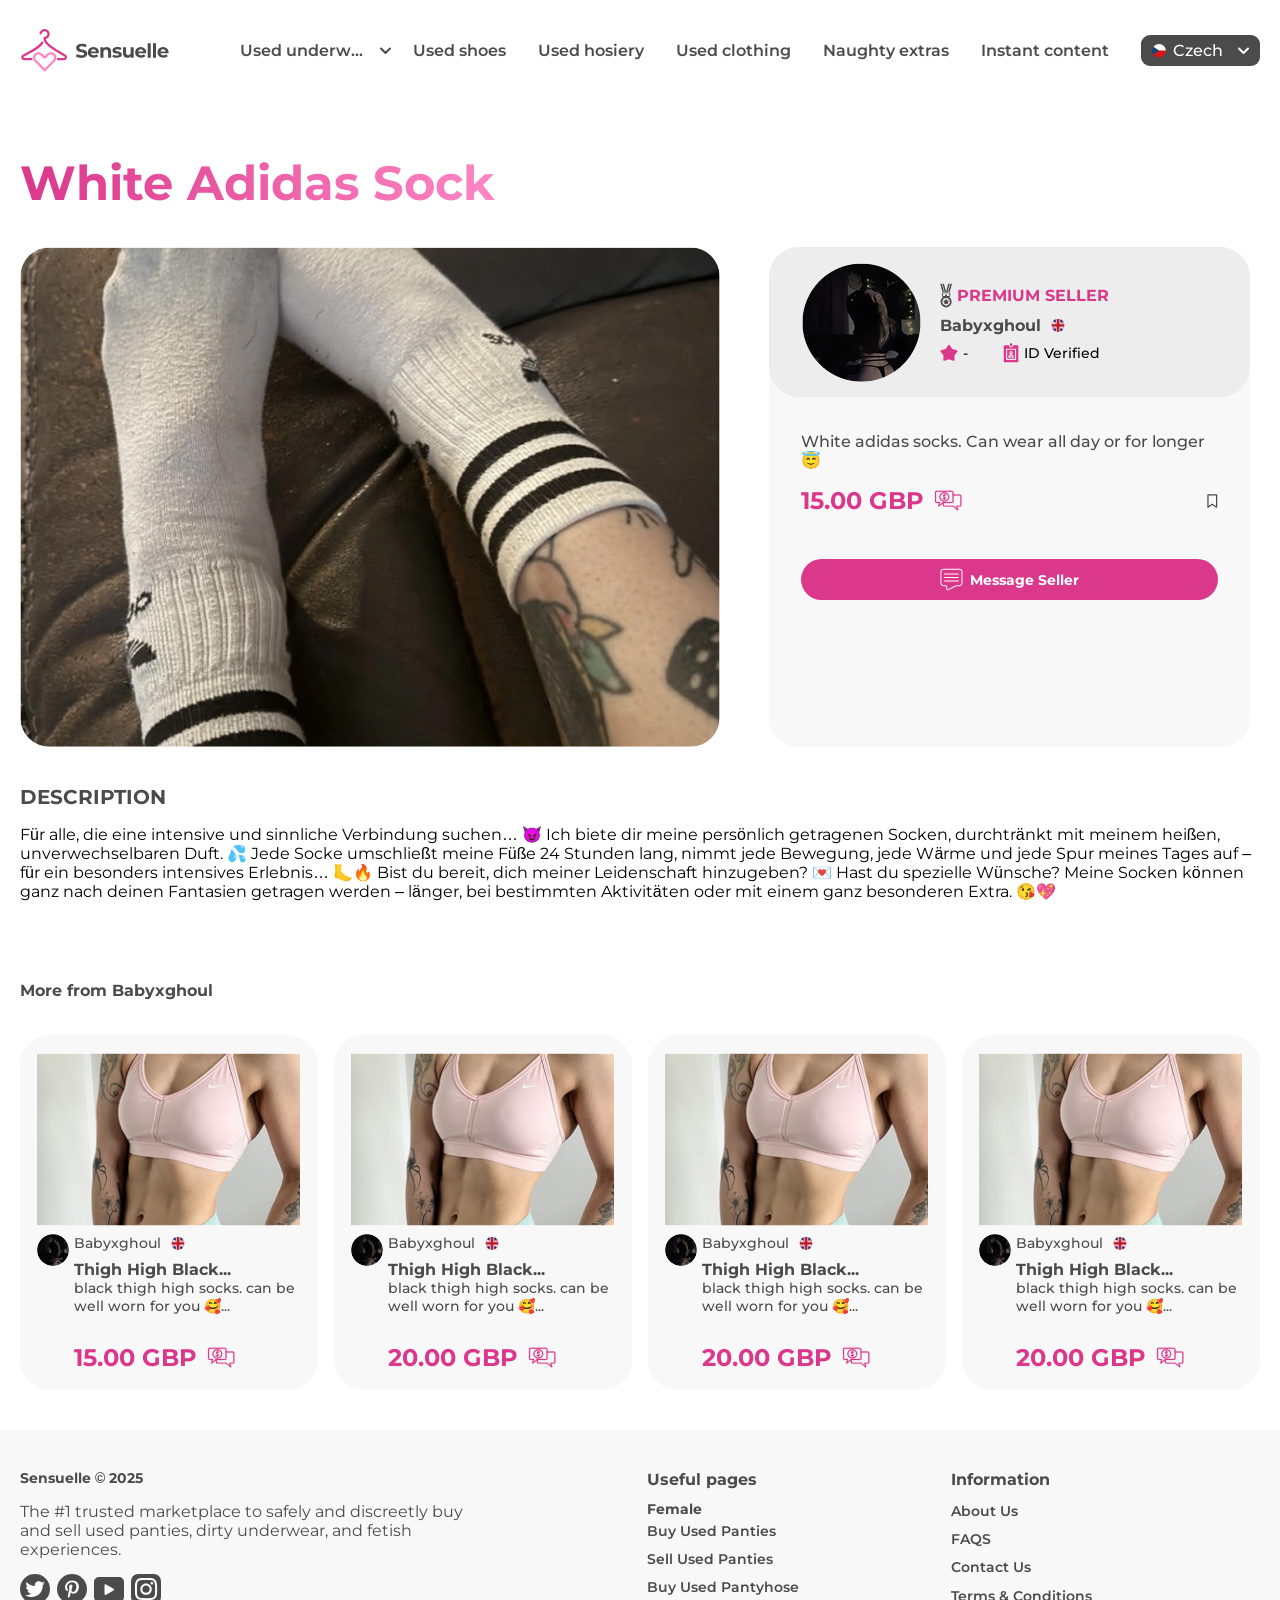
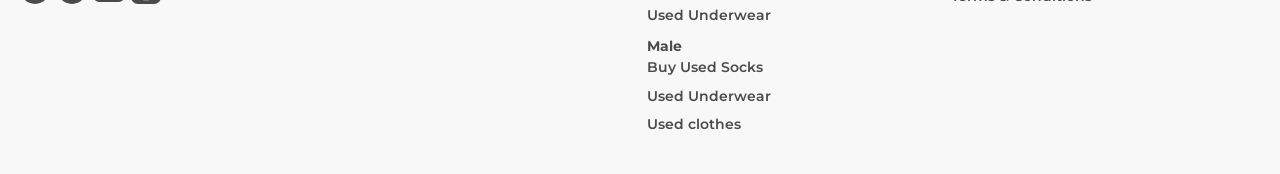
<file: product.html>
<!DOCTYPE html>
<html lang="ru">

<head>
    <title>Product</title>
    <meta name="description" content="">
    <meta charset="UTF-8">
    <link rel="icon" type="image/svg+xml" href="favicon.svg" />
    <meta name="viewport" content="width=device-width, initial-scale=1.0">
    <link href="css/style.css" rel="stylesheet">
</head>

<body>
    <div class="wrapper">
        <header class="topUnit">
            <div class="container">
                <div class="layoutShell">
                    <a href="index.html" class="symbol">
                        <img src="img/logo.svg" alt="">
                    </a>
                    <div class="overlayTop">
                        <div class="mover">
                            <ul class="mainMenu">
                                <li class="hasSubmenu">
                                    <a href="#">Used underwear</a>
                                    <div class="childList">
                                        <ul>
                                            <li><a href="">Used panties</a></li>
                                            <li><a href="">Used thongs</a></li>
                                            <li><a href="">Used lingerie</a></li>
                                            <li><a href="">Used bras</a></li>
                                        </ul>
                                    </div>
                                </li>
                                <li>
                                    <a href="">Used shoes</a>
                                </li>
                                <li>
                                    <a href="">Used hosiery</a>
                                </li>
                                <li>
                                    <a href="">Used clothing</a>
                                </li>
                                <li>
                                    <a href="">Naughty extras</a>
                                </li>
                                <li>
                                    <a href="">Instant content</a>
                                </li>
                            </ul>
                            <div class="languages">
                                <div class="activeLang" id="locale-switch">
                                    <div class="locale">
                                        <img src="img/flag-czech.png" alt=""> Czech
                                    </div>
                                </div>
                                <ul class="listLang">
                                    <li><a href=""><img src="img/flag-german.png" alt=""> German</a></li>
                                    <li><a href=""><img src="img/flag-english.png" alt=""> English</a></li>
                                </ul>
                            </div>
                        </div>
                    </div>
        
                    <div role="navigation" id="menu-toggle">
                        <div id="hamburger">
                            <div class="unitbox"></div>
                            <div class="unitbox"></div>
                            <div class="unitbox"></div>
                        </div>
                    </div>
                </div>
            </div>
        </header>

        <section class="segment product">
            <div class="container">
                <div class="descr">
                    <h2>White Adidas Sock</h2>
                </div>
                <div class="productView">
                    <div class="productImg">
                        <img src="img/product-item.webp" alt="">
                    </div>
                    <div class="productInfo">
                        <div class="userBlock">
                            <a href="#" class="userPic"><img src="img/user-pic.webp" alt="user-picture"></a>
                            <div class="userInfo">
                                <div class="status">
                                    <img class="premium" src="img/ico-premium.svg" alt="">
                                    <div class="text">PREMIUM SELLER</div>
                                </div>
                                <div class="name">
                                    Babyxghoul
                                    <div class="flag"><img src="img/ico-en.webp" alt="flag-image"></div>
                                </div>
                                <div class="userRating">
                                    <div class="rating">
                                        <img class="star" src="img/ico-rating-star.svg" alt="rating-star">
                                        <div>-</div>
                                    </div>
                                    <div class="verified">
                                        <img class="profile" src="img/ico-verified.svg" alt="user-verified">
                                        <div>ID Verified</div>
                                    </div>
                                </div>
                            </div>
                        </div>
                        <div class="productBlock">
                            <div class="comment">White adidas socks. Can wear all day or for longer 😇</div>
                            <div class="priceBlock">
                                <div class="price">
                                    15.00 GBP
                                    <img class="priceImg" src="img/ico-price.svg" alt="price-icon">
                                </div>
                                <a class="bookmark" href="#"></a>
                            </div>
                            <a href="#" class="btnCat">
                                <img class="chatImg" src="./img/ico-chat.svg" alt="chat-image">
                                <div class="btnText">Message Seller</div>
                            </a>
                            <div class="socials-inner">
                                <a href="" class="shareProduct twNewSoc"></a>
                                <a href="" class="shareProduct fb-soc"></a>
                                <a href="" class="shareProduct reddit-soc"></a>
                                <a href="" class="shareProduct whatsapp-soc"></a>
                                <a href="" class="shareProduct share-soc"></a>
                            </div>
                        </div>
                    </div>
                </div>
                <div class="productDescr">
                    <h3>DESCRIPTION</h3>
                    <p>Für alle, die eine intensive und sinnliche Verbindung suchen… 😈 Ich biete dir meine persönlich getragenen Socken,
                    durchtränkt mit meinem heißen, unverwechselbaren Duft. 💦 Jede Socke umschließt meine Füße 24 Stunden lang, nimmt jede
                    Bewegung, jede Wärme und jede Spur meines Tages auf – für ein besonders intensives Erlebnis… 🦶🔥 Bist du bereit, dich
                    meiner Leidenschaft hinzugeben? 💌 Hast du spezielle Wünsche? Meine Socken können ganz nach deinen Fantasien getragen
                    werden – länger, bei bestimmten Aktivitäten oder mit einem ganz besonderen Extra. 😘💖</p>
                </div>
            </div>
        </section>

        <section class="segment">
            <div class="container">
                <h4>More from Babyxghoul</h4>
                <div class="userItems">
                    <a href="" class="itemCard">
                        <div class="pic-product">
                            <img src="img/img_product1.jpg" alt="">
                        </div>
                        <div class="cardWrapper">
                            <div class="userPic"><img src="img/user-pic.webp" alt="user-picture"></div>
                            <div class="cardInner">
                                <div class="cardInfo">
                                    <div class="name">
                                        Babyxghoul
                                        <div class="flag"><img src="img/ico-en.webp" alt="flag-image"></div>
                                    </div>
                                    <div class="itemDescr">
                                        <div class="name">Thigh High Black...</div>
                                        <div class="text">black thigh high socks. can be well worn for you 🥰...</div>
                                    </div>
                                </div>
                                <div class="price">
                                    15.00 GBP
                                    <img class="priceImg" src="img/ico-price.svg" alt="price-icon">
                                </div>
                            </div>
                        </div>
                    </a>
                    <a href="" class="itemCard">
                        <div class="pic-product">
                            <img src="img/img_product1.jpg" alt="">
                        </div>
                        <div class="cardWrapper">
                            <div class="userPic"><img src="img/user-pic.webp" alt="user-picture"></div>
                            <div class="cardInner">
                                <div class="cardInfo">
                                    <div class="name">
                                        Babyxghoul
                                        <div class="flag"><img src="img/ico-en.webp" alt="flag-image"></div>
                                    </div>
                                    <div class="itemDescr">
                                        <div class="name">Thigh High Black...</div>
                                        <div class="text">black thigh high socks. can be well worn for you 🥰...</div>
                                    </div>
                                </div>
                                <div class="price">
                                    20.00 GBP
                                    <img class="priceImg" src="img/ico-price.svg" alt="price-icon">
                                </div>
                            </div>
                        </div>
                    </a>
                    <a href="" class="itemCard">
                        <div class="pic-product">
                            <img src="img/img_product1.jpg" alt="">
                        </div>
                        <div class="cardWrapper">
                            <div class="userPic"><img src="img/user-pic.webp" alt="user-picture"></div>
                            <div class="cardInner">
                                <div class="cardInfo">
                                    <div class="name">
                                        Babyxghoul
                                        <div class="flag"><img src="img/ico-en.webp" alt="flag-image"></div>
                                    </div>
                                    <div class="itemDescr">
                                        <div class="name">Thigh High Black...</div>
                                        <div class="text">black thigh high socks. can be well worn for you 🥰...</div>
                                    </div>
                                </div>
                                <div class="price">
                                    20.00 GBP
                                    <img class="priceImg" src="img/ico-price.svg" alt="price-icon">
                                </div>
                            </div>
                        </div>
                    </a>
                    <a href="" class="itemCard">
                        <div class="pic-product">
                            <img src="img/img_product1.jpg" alt="">
                        </div>
                        <div class="cardWrapper">
                            <div class="userPic"><img src="img/user-pic.webp" alt="user-picture"></div>
                            <div class="cardInner">
                                <div class="cardInfo">
                                    <div class="name">
                                        Babyxghoul
                                        <div class="flag"><img src="img/ico-en.webp" alt="flag-image"></div>
                                    </div>
                                    <div class="itemDescr">
                                        <div class="name">Thigh High Black...</div>
                                        <div class="text">black thigh high socks. can be well worn for you 🥰...</div>
                                    </div>
                                </div>
                                <div class="price">
                                    20.00 GBP
                                    <img class="priceImg" src="img/ico-price.svg" alt="price-icon">
                                </div>
                            </div>
                        </div>
                    </a>
                </div>
            </div>
        </section>

        <footer class="footerBlock">
            <div class="container">
                <div class="endZone">
                    <div class="highlightInfo">
                        <p class="copy">Sensuelle © 2025</p>
                        <p>The #1 trusted marketplace to safely and discreetly buy and sell used panties, dirty underwear, and
                            fetish
                            experiences.</p>
                        <div class="socialsInner">
                            <a href="" class="shareChip twitterSoc"></a>
                            <a href="" class="shareChip pintSoc"></a>
                            <a href="" class="shareChip youtubeSoc"></a>
                            <a href="" class="shareChip instSoc"></a>
                        </div>
                    </div>
                    <div class="bottomCol">
                        <p class="caption">Useful pages</p>
                        <div>
                            <p class="pol">Female</p>
                            <ul>
                                <li><a href="">Buy Used Panties</a></li>
                                <li><a href="">Sell Used Panties</a></li>
                                <li><a href="">Buy Used Pantyhose</a></li>
                                <li><a href="">Used Underwear</a></li>
                            </ul>
                        </div>
                        <div>
                            <p class="pol">Male</p>
                            <ul>
                                <li><a href="">Buy Used Socks</a></li>
                                <li><a href="">Used Underwear</a></li>
                                <li><a href="">Used clothes</a></li>
                            </ul>
                        </div>
                    </div>
                    <div class="bottomCol">
                        <p class="caption">Information</p>
                        <ul>
                            <li><a href="">About Us</a></li>
                            <li><a href="">FAQS</a></li>
                            <li><a href="">Contact Us</a></li>
                            <li><a href="">Terms & Conditions</a></li>
                        </ul>
                    </div>
                </div>
            </div>
        </footer>
    </div>


    <script src="js/jquery.min.js"></script>
    <script src="js/main.js"></script>
</body>

</html>
</file>
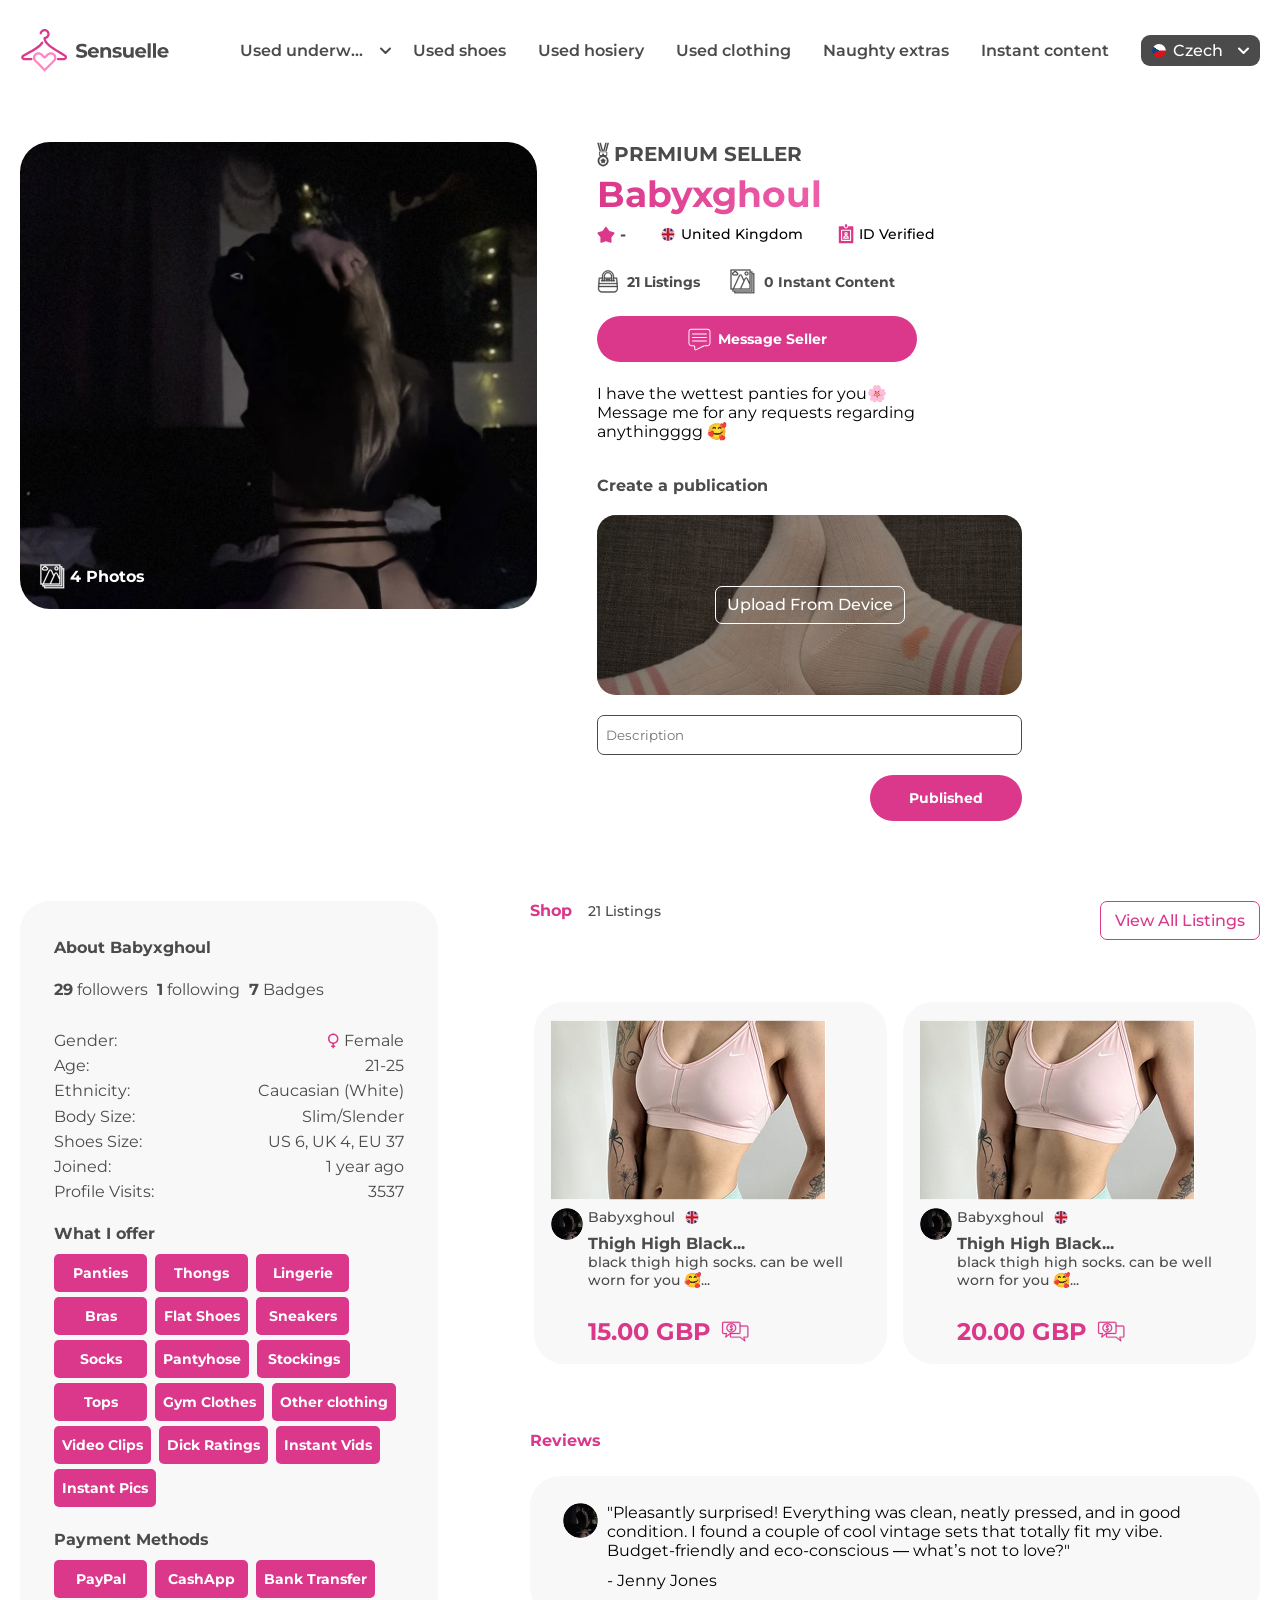
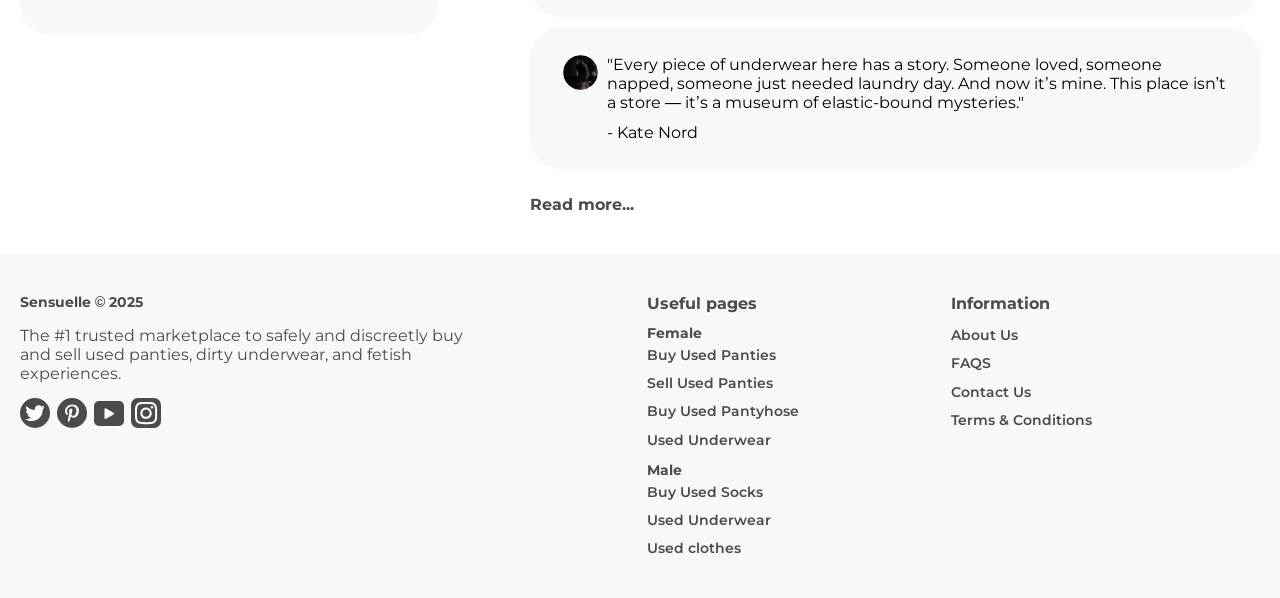
<file: seller.html>
<!DOCTYPE html>
<html lang="ru">

<head>
    <title>Seller</title>
    <meta name="description" content="">
    <meta charset="UTF-8">
    <link rel="icon" type="image/svg+xml" href="favicon.svg">
    <meta name="viewport" content="width=device-width, initial-scale=1.0">
    <link href="css/style.css" rel="stylesheet">
    <link rel="stylesheet" href="https://cdn.jsdelivr.net/npm/swiper@11/swiper-bundle.min.css">
</head>

<body>
    <div class="wrapper">
        <header class="topUnit">
            <div class="container">
                <div class="layoutShell">
                    <a href="index.html" class="symbol">
                        <img src="img/logo.svg" alt="">
                    </a>
                    <div class="overlayTop">
                        <div class="mover">
                            <ul class="mainMenu">
                                <li class="hasSubmenu">
                                    <a href="#">Used underwear</a>
                                    <div class="childList">
                                        <ul>
                                            <li><a href="">Used panties</a></li>
                                            <li><a href="">Used thongs</a></li>
                                            <li><a href="">Used lingerie</a></li>
                                            <li><a href="">Used bras</a></li>
                                        </ul>
                                    </div>
                                </li>
                                <li>
                                    <a href="">Used shoes</a>
                                </li>
                                <li>
                                    <a href="">Used hosiery</a>
                                </li>
                                <li>
                                    <a href="">Used clothing</a>
                                </li>
                                <li>
                                    <a href="">Naughty extras</a>
                                </li>
                                <li>
                                    <a href="">Instant content</a>
                                </li>
                            </ul>
                            <div class="languages">
                                <div class="activeLang" id="locale-switch">
                                    <div class="locale">
                                        <img src="img/flag-czech.png" alt=""> Czech
                                    </div>
                                </div>
                                <ul class="listLang">
                                    <li><a href=""><img src="img/flag-german.png" alt=""> German</a></li>
                                    <li><a href=""><img src="img/flag-english.png" alt=""> English</a></li>
                                </ul>
                            </div>
                        </div>
                    </div>
        
                    <div role="navigation" id="menu-toggle">
                        <div id="hamburger">
                            <div class="unitbox"></div>
                            <div class="unitbox"></div>
                            <div class="unitbox"></div>
                        </div>
                    </div>
                </div>
            </div>
        </header>

        <section class="segment">
            <div class="container">
                <div class="sellerView">
                    <div class="sellerSlider" id="openSlider">
                        <img src="img/profile-big.webp" alt="profile-big">
                        <a href="#"  class="slidesCount">
                            <img src="img/ico-slide-count.svg" alt="slide-count">
                            <div class="count">4 Photos</div>
                        </a>
                    </div>
                    <div class="sellerInfo">
                        <div class="sellerBlock">
                            <div class="status">
                                <img class="premium" src="img/ico-premium.svg" alt="">
                                <div class="text">PREMIUM SELLER</div>
                            </div>
                            <div class="name">
                                Babyxghoul
                            </div>
                            <div class="userRating">
                                <div class="rating">
                                    <img class="star" src="img/ico-rating-star.svg" alt="rating-star">
                                    <div class="ratingText">-</div>
                                </div>
                                <div class="country">
                                    <div class="flag"><img src="img/ico-en.webp" alt="flag-image"></div>
                                    United Kingdom
                                </div>
                                <div class="verified">
                                    <img class="profile" src="img/ico-verified.svg" alt="user-verified">
                                    <div>ID Verified</div>
                                </div>
                            </div>
                            <div class="moreInfo">
                                <div class="listings">
                                    <img src="img/ico-listings.svg" alt="listings-image">
                                    <div>21 Listings</div>
                                </div>
                                <div class="content">
                                    <img src="img/ico-content.svg" alt="content-image">
                                    <div>0 Instant Content</div>
                                </div>
                            </div>
                            <a href="#" class="btnCat">
                                <img class="chatImg" src="./img/ico-chat.svg" alt="chat-image">
                                <div class="btnText">Message Seller</div>
                            </a>
                            <div class="comment">I have the wettest panties for you🌸<br> Message me for any requests regarding anythingggg 🥰</div>
                        </div>
                        <div class="uploadWrapper">
                            <h4>Create a publication</h4>
                            <div class="uploadBlock">
                                <a href="" class="uploadBtn">Upload from device</a>
                            </div>
                            <div class="uploadDescr">
                                <input type="text" placeholder="Description">
                            </div>
                            <div class="uploadButtons">
                                <div class="socials-inner">
                                    <a href="" class="shareProduct twNewSoc"></a>
                                    <a href="" class="shareProduct fb-soc"></a>
                                    <a href="" class="shareProduct reddit-soc"></a>
                                    <a href="" class="shareProduct whatsapp-soc"></a>
                                    <a href="" class="shareProduct snap-soc"></a>
                                    <a href="" class="shareProduct share-soc"></a>
                                </div>
                                <a href="" class="btnCat"><div class="btnText">Published</div></a>
                            </div>
                        </div>
                    </div>
                </div>
            </div>
        </section>

        <section class="segment">
            <div class="container">
                <div class="contentWrapper">
                    <div class="leftWrapper">
                        <div class="profileCard">
                            <div class="cardHeader">
                                <h4>About Babyxghoul</h4>
                                <div class="headerData">
                                    <div class="followers"><strong>29</strong> followers</div>
                                    <div class="following"><strong>1</strong> following</div>
                                    <div class="badges"><strong>7</strong> Badges</div>
                                </div>
                            </div>
                            <div class="cardDate">
                                <ul>
                                    <li>
                                        <div>Gender:</div>
                                        <div class="status">
                                            <img src="img/icon-gender.svg" alt="gender-icon">
                                            <div>Female</div>
                                        </div>
                                    </li>
                                    <li>
                                        <div>Age:</div>
                                        <div class="status">21-25</div>
                                    </li>
                                    <li>
                                        <div>Ethnicity:</div>
                                        <div class="status">Caucasian (White)</div>
                                    </li>
                                    <li>
                                        <div>Body Size:</div>
                                        <div class="status">Slim/Slender</div>
                                    </li>
                                    <li>
                                        <div>Shoes Size:</div>
                                        <div class="status">US 6, UK 4, EU 37</div>
                                    </li>
                                    <li>
                                        <div>Joined:</div>
                                        <div class="status">1 year ago</div>
                                    </li>
                                    <li>
                                        <div>Profile Visits:</div>
                                        <div class="status">3537</div>
                                    </li>
                                </ul>
                            </div>
                            <div class="offerWrapper">
                                <h4>What I offer</h4>
                                <div class="tagsWrapper">
                                    <a href="" class="tagItem"><div class="tagText">Panties</div></a>
                                    <a href="" class="tagItem"><div class="tagText">Thongs</div></a>
                                    <a href="" class="tagItem"><div class="tagText">Lingerie</div></a>
                                    <a href="" class="tagItem"><div class="tagText">Bras</div></a>
                                    <a href="" class="tagItem"><div class="tagText">Flat Shoes</div></a>
                                    <a href="" class="tagItem"><div class="tagText">Sneakers</div></a>
                                    <a href="" class="tagItem"><div class="tagText">Socks</div></a>
                                    <a href="" class="tagItem"><div class="tagText">Pantyhose</div></a>
                                    <a href="" class="tagItem"><div class="tagText">Stockings</div></a>
                                    <a href="" class="tagItem"><div class="tagText">Tops</div></a>
                                    <a href="" class="tagItem"><div class="tagText">Gym Clothes</div></a>
                                    <a href="" class="tagItem"><div class="tagText">Other clothing</div></a>
                                    <a href="" class="tagItem"><div class="tagText">Video Clips</div></a>
                                    <a href="" class="tagItem"><div class="tagText">Dick Ratings</div></a>
                                    <a href="" class="tagItem"><div class="tagText">Instant Vids</div></a>
                                    <a href="" class="tagItem"><div class="tagText">Instant Pics</div></a>
                                </div>
                            </div>
                            <div class="paymentBlock">
                                <h4>Payment Methods</h4>
                                <div class="tagsWrapper">
                                    <a href="" class="tagItem"><div class="tagText">PayPal</div></a>
                                    <a href="" class="tagItem"><div class="tagText">CashApp</div></a>
                                    <a href="" class="tagItem"><div class="tagText">Bank Transfer</div></a>
                                </div>
                            </div>
                            <div class="socials-inner">
                                <a href="" class="shareProduct twNewSoc"></a>
                                <a href="" class="shareProduct fb-soc"></a>
                                <a href="" class="shareProduct reddit-soc"></a>
                                <a href="" class="shareProduct whatsapp-soc"></a>
                                <a href="" class="shareProduct snap-soc"></a>
                                <a href="" class="shareProduct share-soc"></a>
                            </div>
                        </div>
                    </div>
                    <div class="rightWrapper">
                        <div class="shopWrapper">
                            <div class="shopNav">
                                <div class="shopCount">
                                    <div class="title">Shop</div>
                                    <div>21 Listings</div>
                                </div>
                                <a href="" class="navBtn">View All Listings</a>
                            </div>
                            <div class="userItems">
                                <a href="" class="itemCard">
                                    <div class="pic-product">
                                        <img src="img/img_product1.jpg" alt="">
                                    </div>
                                    <div class="cardWrapper">
                                        <div class="userPic"><img src="img/user-pic.webp" alt="user-picture"></div>
                                        <div class="cardInner">
                                            <div class="cardInfo">
                                                <div class="name">
                                                    Babyxghoul
                                                    <div class="flag"><img src="img/ico-en.webp" alt="flag-image"></div>
                                                </div>
                                                <div class="itemDescr">
                                                    <div class="name">Thigh High Black...</div>
                                                    <div class="text">black thigh high socks. can be well worn for you 🥰...</div>
                                                </div>
                                            </div>
                                            <div class="price">
                                                15.00 GBP
                                                <img class="priceImg" src="img/ico-price.svg" alt="price-icon">
                                            </div>
                                        </div>
                                    </div>
                                </a>
                                <a href="" class="itemCard">
                                    <div class="pic-product">
                                        <img src="img/img_product1.jpg" alt="">
                                    </div>
                                    <div class="cardWrapper">
                                        <div class="userPic"><img src="img/user-pic.webp" alt="user-picture"></div>
                                        <div class="cardInner">
                                            <div class="cardInfo">
                                                <div class="name">
                                                    Babyxghoul
                                                    <div class="flag"><img src="img/ico-en.webp" alt="flag-image"></div>
                                                </div>
                                                <div class="itemDescr">
                                                    <div class="name">Thigh High Black...</div>
                                                    <div class="text">black thigh high socks. can be well worn for you 🥰...</div>
                                                </div>
                                            </div>
                                            <div class="price">
                                                20.00 GBP
                                                <img class="priceImg" src="img/ico-price.svg" alt="price-icon">
                                            </div>
                                        </div>
                                    </div>
                                </a>
                            </div>
                        </div>
                        <div class="reviewWrapper">
                            <div class="title">Reviews</div>
                            <div class="reviewInner">
                                <div class="reviewItem">
                                    <div class="userPic"><img src="img/user-pic.webp" alt="user-picture"></div>
                                    <div class="reviewContent">
                                        <p>"Pleasantly surprised! Everything was clean, neatly pressed, and in good condition. I found a couple
                                            of cool vintage
                                            sets that totally fit my vibe. Budget-friendly and eco-conscious — what’s not to love?"</p>
                                        <div class="reviewAuthor">- Jenny Jones</div>
                                    </div>
                                </div>
                                <div class="reviewItem">
                                    <div class="userPic"><img src="img/user-pic.webp" alt="user-picture"></div>
                                    <div class="reviewContent">
                                        <p>"Every piece of underwear here has a story. Someone loved, someone napped, someone just needed
                                            laundry day. And now it’s
                                            mine. This place isn’t a store — it’s a museum of elastic-bound mysteries."</p>
                                        <div class="reviewAuthor">- Kate Nord</div>
                                    </div>
                                </div>
                            </div>
                            <a href="" class="readMore">Read more...</a>  
                        </div>
                    </div>
                </div>
            </div>
        </section>

        <footer class="footerBlock">
            <div class="container">
                <div class="endZone">
                    <div class="highlightInfo">
                        <p class="copy">Sensuelle © 2025</p>
                        <p>The #1 trusted marketplace to safely and discreetly buy and sell used panties, dirty underwear, and
                            fetish
                            experiences.</p>
                        <div class="socialsInner">
                            <a href="" class="shareChip twitterSoc"></a>
                            <a href="" class="shareChip pintSoc"></a>
                            <a href="" class="shareChip youtubeSoc"></a>
                            <a href="" class="shareChip instSoc"></a>
                        </div>
                    </div>
                    <div class="bottomCol">
                        <p class="caption">Useful pages</p>
                        <div>
                            <p class="pol">Female</p>
                            <ul>
                                <li><a href="">Buy Used Panties</a></li>
                                <li><a href="">Sell Used Panties</a></li>
                                <li><a href="">Buy Used Pantyhose</a></li>
                                <li><a href="">Used Underwear</a></li>
                            </ul>
                        </div>
                        <div>
                            <p class="pol">Male</p>
                            <ul>
                                <li><a href="">Buy Used Socks</a></li>
                                <li><a href="">Used Underwear</a></li>
                                <li><a href="">Used clothes</a></li>
                            </ul>
                        </div>
                    </div>
                    <div class="bottomCol">
                        <p class="caption">Information</p>
                        <ul>
                            <li><a href="">About Us</a></li>
                            <li><a href="">FAQS</a></li>
                            <li><a href="">Contact Us</a></li>
                            <li><a href="">Terms & Conditions</a></li>
                        </ul>
                    </div>
                </div>
            </div>
        </footer>
    </div>

    <section class="popupWrapper" id="popup">
        <div class="popupInner" id="closeField">
            <div class="sliderPopup">
                <div class="closePopup" id="closePopup">
                    <div class="unitbox"></div>
                    <div class="unitbox"></div>
                </div>
                <div class="sellerInfo">
                    <div class="userPic">
                        <img src="img/user-pic.webp" alt="user-picture">
                    </div>
                    <div class="sellerBlock">
                        <div class="status">
                            <img class="premium" src="img/ico-premium.svg" alt="">
                            <div class="text">PREMIUM SELLER</div>
                        </div>
                        <div class="name">
                            Babyxghoul
                        </div>
                        <div class="userRating">
                            <div class="rating">
                                <img class="star" src="img/ico-rating-star.svg" alt="rating-star">
                                <div>-</div>
                            </div>
                            <div class="country">
                                <div class="flag"><img src="img/ico-en.webp" alt="flag-image"></div>
                                United Kingdom
                            </div>
                            <div class="verified">
                                <img class="profile" src="img/ico-verified.svg" alt="user-verified">
                                <div>ID Verified</div>
                            </div>
                        </div>
                    </div>
                </div>
                <div class="sliderWrapper">
                    <div class="swiper" id="swiper-slider">
                        <div class="swiper-wrapper">
                            <div class="swiper-slide">
                                <div class="imgContainer">
                                    <img src="img/slide-img-1.jpg" alt="slider-image">
                                </div>
                            </div>
                            <div class="swiper-slide">
                                <div class="imgContainer">
                                    <img src="img/slide-img-2.jpg" alt="slider-image">
                                </div>
                            </div>
                            <div class="swiper-slide">
                                <div class="imgContainer">
                                    <img src="img/slide-img-3.jpg" alt="slider-image">
                                </div>
                            </div>
                            <div class="swiper-slide">
                                <div class="imgContainer">
                                    <img src="img/slide-img-4.jpg" alt="slider-image">
                                </div>
                            </div>
                            <div class="swiper-slide">
                                <div class="imgContainer">
                                    <img src="img/slide-img-1.jpg" alt="slider-image">
                                </div>
                            </div>
                            <div class="swiper-slide">
                                <div class="imgContainer">
                                    <img src="img/slide-img-2.jpg" alt="slider-image">
                                </div>
                            </div>
                            <div class="swiper-slide">
                                <div class="imgContainer">
                                    <img src="img/slide-img-3.jpg" alt="slider-image">
                                </div>
                            </div>
                            <div class="swiper-slide">
                                <div class="imgContainer">
                                    <img src="img/slide-img-4.jpg" alt="slider-image">
                                </div>
                            </div>
                        </div>
                    </div>
                    <div id="swiperBtnNext" class="swiper-button-next"></div>
                    <div id="swiperBtnPrev" class="swiper-button-prev"></div>
                </div>
            </div>
        </div>
    </section>

    <!-- Другий попап з окремою фотографією -->
    <section class="imagePopupWrapper" id="imagePopup">
        <div class="imagePopupInner" id="closeImageField">
            <div class="imagePopupContent">
                <div class="closeImagePopup" id="closeImagePopup">
                    <div class="unitbox"></div>
                    <div class="unitbox"></div>
                </div>
                <div class="imageContainer">
                    <img src="img/slide-img-1.jpg" alt="Full size image" id="fullSizeImage">
                </div>
                <div class="imageNavigation">
                    <button type="button" class="imageNavBtn" id="prevImageBtn">
                        <img src="img/ico-left-arrow.svg" alt="Previous">
                    </button>
                    <button type="button" class="imageNavBtn" id="nextImageBtn">
                        <img src="img/ico-right-arrow.svg" alt="Next">
                    </button>
                </div>
            </div>
        </div>
    </section>

    <script src="js/jquery.min.js"></script>
    <script src="js/main.js"></script>
    <script src="https://cdn.jsdelivr.net/npm/swiper@11/swiper-bundle.min.js"></script>
</body>

</html>
</file>
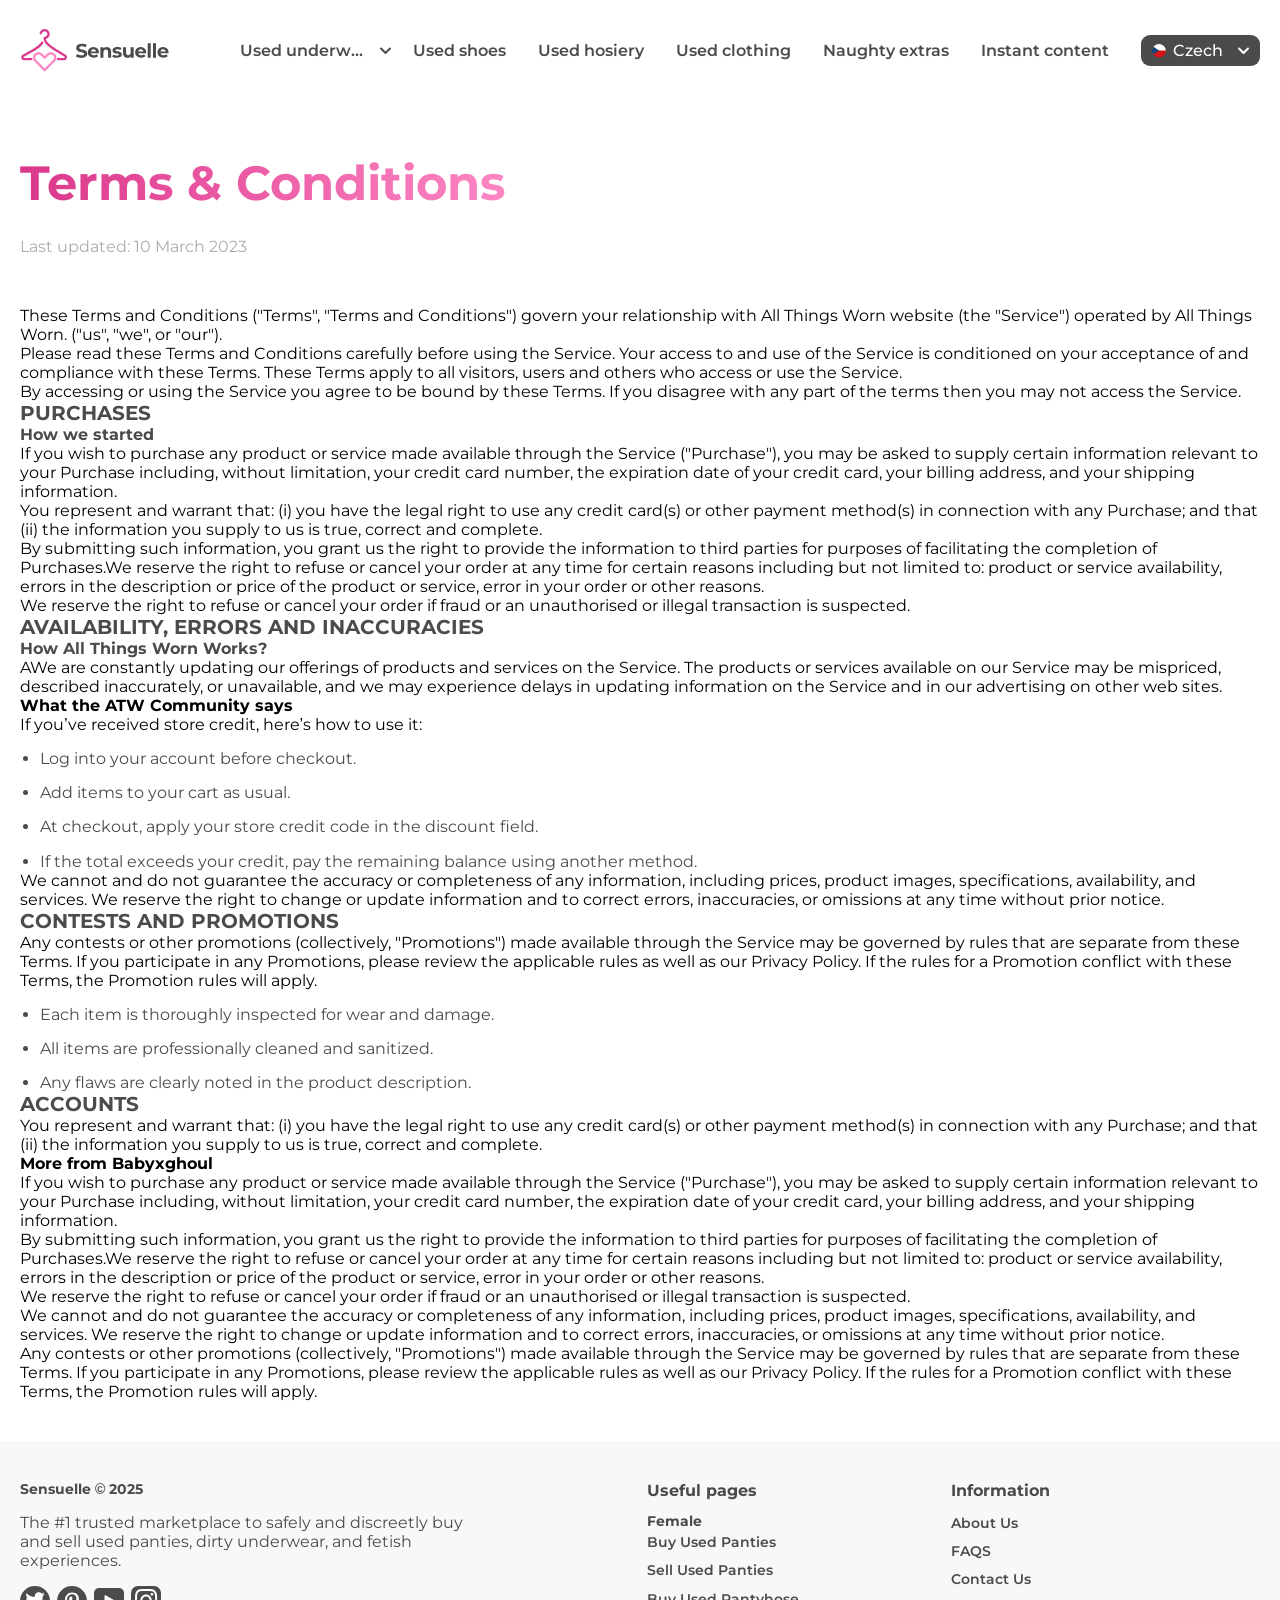
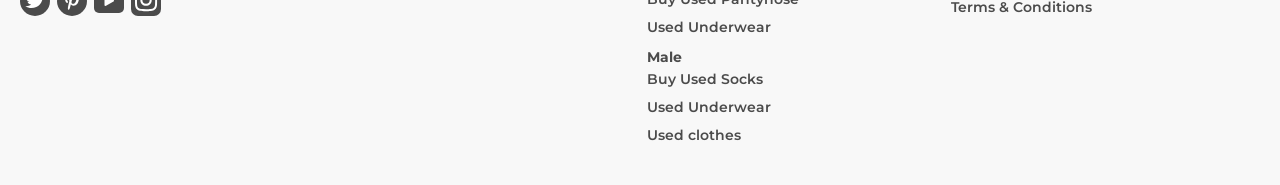
<file: terms.html>
<!DOCTYPE html>
<html lang="ru">

<head>
    <title>Terms & Conditions</title>
    <meta name="description" content="">
    <meta charset="UTF-8">
    <link rel="icon" type="image/svg+xml" href="favicon.svg" />
    <meta name="viewport" content="width=device-width, initial-scale=1.0">
    <link href="css/style.css" rel="stylesheet">
</head>

<body>
    <div class="wrapper">
        <header class="topUnit">
            <div class="container">
                <div class="layoutShell">
                    <a href="index.html" class="symbol">
                        <img src="img/logo.svg" alt="">
                    </a>
                    <div class="overlayTop">
                        <div class="mover">
                            <ul class="mainMenu">
                                <li class="hasSubmenu">
                                    <a href="#">Used underwear</a>
                                    <div class="childList">
                                        <ul>
                                            <li><a href="">Used panties</a></li>
                                            <li><a href="">Used thongs</a></li>
                                            <li><a href="">Used lingerie</a></li>
                                            <li><a href="">Used bras</a></li>
                                        </ul>
                                    </div>
                                </li>
                                <li>
                                    <a href="">Used shoes</a>
                                </li>
                                <li>
                                    <a href="">Used hosiery</a>
                                </li>
                                <li>
                                    <a href="">Used clothing</a>
                                </li>
                                <li>
                                    <a href="">Naughty extras</a>
                                </li>
                                <li>
                                    <a href="">Instant content</a>
                                </li>
                            </ul>
                            <div class="languages">
                                <div class="activeLang" id="locale-switch">
                                    <div class="locale">
                                        <img src="img/flag-czech.png" alt=""> Czech
                                    </div>
                                </div>
                                <ul class="listLang">
                                    <li><a href=""><img src="img/flag-german.png" alt=""> German</a></li>
                                    <li><a href=""><img src="img/flag-english.png" alt=""> English</a></li>
                                </ul>
                            </div>
                        </div>
                    </div>
        
                    <div role="navigation" id="menu-toggle">
                        <div id="hamburger">
                            <div class="unitbox"></div>
                            <div class="unitbox"></div>
                            <div class="unitbox"></div>
                        </div>
                    </div>
                </div>
            </div>
        </header>

        <section class="segment terms">
            <div class="container">
                <div class="descr">
                    <h2>Terms & Conditions</h2>
                </div>
                <div class="update">Last updated: 10 March 2023</div>
                <div class="story-block">
                    <p>These Terms and Conditions ("Terms", "Terms and Conditions") govern your relationship with All Things Worn website (the
                    "Service") operated by All Things Worn. ("us", "we", or "our").</p>
                    <p>Please read these Terms and Conditions carefully before using the Service. Your access to and use of the Service is
                    conditioned on your acceptance of and compliance with these Terms. These Terms apply to all visitors, users and others
                    who access or use the Service.</p>
                    <p>By accessing or using the Service you agree to be bound by these Terms. If you disagree with any part of the terms then
                    you may not access the Service.</p>
                    <h3>Purchases</h3>
                    <h4>How we started</h4>
                    <p>If you wish to purchase any product or service made available through the Service ("Purchase"), you may be asked to
                    supply certain information relevant to your Purchase including, without limitation, your credit card number, the
                    expiration date of your credit card, your billing address, and your shipping information.</p>
                    <p>You represent and warrant that: (i) you have the legal right to use any credit card(s) or other payment method(s) in
                    connection with any Purchase; and that (ii) the information you supply to us is true, correct and complete.</p>
                    <p>By submitting such information, you grant us the right to provide the information to third parties for purposes of
                    facilitating the completion of Purchases.We reserve the right to refuse or cancel your order at any time for certain
                    reasons including but not limited to: product or service availability, errors in the description or price of the product
                    or service, error in your order or other reasons.</p>
                    <p>We reserve the right to refuse or cancel your order if fraud or an unauthorised or illegal transaction is suspected.</p>
                    <h3>Availability, Errors and Inaccuracies</h3>
                    <h4>How All Things Worn Works?</h4>
                    <p>AWe are constantly updating our offerings of products and services on the Service. The products or services available on
                    our Service may be mispriced, described inaccurately, or unavailable, and we may experience delays in updating
                    information on the Service and in our advertising on other web sites.</p>
                    <p><strong>What the ATW Community says</strong></p>
                    <p>If you’ve received store credit, here’s how to use it:</p>
                    <ul>
                        <li>Log into your account before checkout.</li>
                        <li>Add items to your cart as usual.</li>
                        <li>At checkout, apply your store credit code in the discount field.</li>
                        <li>If the total exceeds your credit, pay the remaining balance using another method.</li>
                    </ul>
                    <p>We cannot and do not guarantee the accuracy or completeness of any information, including prices, product images,
                    specifications, availability, and services. We reserve the right to change or update information and to correct errors,
                    inaccuracies, or omissions at any time without prior notice.</p>
                    <h3>Contests and Promotions</h3>
                    <p>Any contests or other promotions (collectively, "Promotions") made available through the Service may be governed by
                    rules that are separate from these Terms. If you participate in any Promotions, please review the applicable rules as
                    well as our Privacy Policy. If the rules for a Promotion conflict with these Terms, the Promotion rules will apply.</p>
                    <ul>
                        <li>Each item is thoroughly inspected for wear and damage.</li>
                        <li>All items are professionally cleaned and sanitized.</li>
                        <li>Any flaws are clearly noted in the product description.</li>
                    </ul>
                    <h3>Accounts</h3>
                    <p>You represent and warrant that: (i) you have the legal right to use any credit card(s) or other payment method(s) in
                    connection with any Purchase; and that (ii) the information you supply to us is true, correct and complete.</p>
                    <p><strong>More from Babyxghoul</strong></p>
                    <p>If you wish to purchase any product or service made available through the Service ("Purchase"), you may be asked to
                    supply certain information relevant to your Purchase including, without limitation, your credit card number, the
                    expiration date of your credit card, your billing address, and your shipping information.</p>
                    <p>By submitting such information, you grant us the right to provide the information to third parties for purposes of
                    facilitating the completion of Purchases.We reserve the right to refuse or cancel your order at any time for certain
                    reasons including but not limited to: product or service availability, errors in the description or price of the product
                    or service, error in your order or other reasons.</p>
                    <p>We reserve the right to refuse or cancel your order if fraud or an unauthorised or illegal transaction is suspected.</p>
                    <p>We cannot and do not guarantee the accuracy or completeness of any information, including prices, product images,
                    specifications, availability, and services. We reserve the right to change or update information and to correct errors,
                    inaccuracies, or omissions at any time without prior notice.</p>
                    <p>Any contests or other promotions (collectively, "Promotions") made available through the Service may be governed by
                    rules that are separate from these Terms. If you participate in any Promotions, please review the applicable rules as
                    well as our Privacy Policy. If the rules for a Promotion conflict with these Terms, the Promotion rules will apply.</p>
                </div>
            </div>
        </section>

        <footer class="footerBlock">
            <div class="container">
                <div class="endZone">
                    <div class="highlightInfo">
                        <p class="copy">Sensuelle © 2025</p>
                        <p>The #1 trusted marketplace to safely and discreetly buy and sell used panties, dirty underwear, and
                            fetish
                            experiences.</p>
                        <div class="socialsInner">
                            <a href="" class="shareChip twitterSoc"></a>
                            <a href="" class="shareChip pintSoc"></a>
                            <a href="" class="shareChip youtubeSoc"></a>
                            <a href="" class="shareChip instSoc"></a>
                        </div>
                    </div>
                    <div class="bottomCol">
                        <p class="caption">Useful pages</p>
                        <div>
                            <p class="pol">Female</p>
                            <ul>
                                <li><a href="">Buy Used Panties</a></li>
                                <li><a href="">Sell Used Panties</a></li>
                                <li><a href="">Buy Used Pantyhose</a></li>
                                <li><a href="">Used Underwear</a></li>
                            </ul>
                        </div>
                        <div>
                            <p class="pol">Male</p>
                            <ul>
                                <li><a href="">Buy Used Socks</a></li>
                                <li><a href="">Used Underwear</a></li>
                                <li><a href="">Used clothes</a></li>
                            </ul>
                        </div>
                    </div>
                    <div class="bottomCol">
                        <p class="caption">Information</p>
                        <ul>
                            <li><a href="">About Us</a></li>
                            <li><a href="">FAQS</a></li>
                            <li><a href="">Contact Us</a></li>
                            <li><a href="">Terms & Conditions</a></li>
                        </ul>
                    </div>
                </div>
            </div>
        </footer>
    </div>


    <script src="js/jquery.min.js"></script>
    <script src="https://cdn.jsdelivr.net/npm/swiper@11/swiper-bundle.min.js"></script>
    <script src="js/main.js"></script>
</body>

</html>
</file>
<file: css/style.css>
@font-face {
	font-family: 'Montserrat';
	src: url('../fonts/Montserrat-Regular.woff2') format('woff2'),
		url('../fonts/Montserrat-Regular.woff') format('woff');
	font-weight: 400;
	font-style: normal;
	font-display: swap;
}

@font-face {
	font-family: 'Montserrat';
	src: url('../fonts/Montserrat-Medium.woff2') format('woff2'),
		url('../fonts/Montserrat-Medium.woff') format('woff');
	font-weight: 500;
	font-style: normal;
	font-display: swap;
}

@font-face {
	font-family: 'Montserrat';
	src: url('../fonts/Montserrat-SemiBold.woff2') format('woff2'),
		url('../fonts/Montserrat-SemiBold.woff') format('woff');
	font-weight: 600;
	font-style: normal;
	font-display: swap;
}

@font-face {
	font-family: 'Montserrat';
	src: url('../fonts/Montserrat-Bold.woff2') format('woff2'),
		url('../fonts/Montserrat-Bold.woff') format('woff');
	font-weight: 700;
	font-style: normal;
	font-display: swap;
}

* {
	margin: 0;
	padding: 0;
	box-sizing: border-box;
}

html,
body {
	height: 100%;
}

.non-scroll {
	overflow: hidden;
}

.wrapper {
	flex-direction: column;
	display: flex;
	overflow: hidden;
	min-height: 100%;
	padding-top: 102px;
}

form,
input,
textarea,
button {
	font-family: 'Montserrat', sans-serif;
	font-weight: 400;
	font-style: normal;
}

input[type="submit"],
input[type="button"] {
	appearance: none;
	-webkit-appearance: none;
}

img {
	max-width: 100%;
	height: auto;
	display: block;
}

a {
	text-decoration: none;
}

a img {
	border: none;
}

body {
	font-family: 'Montserrat', sans-serif;
	font-weight: 400;
	font-style: normal;
	background-color: #FFFFFF;
	position: relative;
	scroll-behavior: smooth;
}
body::-webkit-scrollbar {
	display: none;
	width: 0px;
	/* width: .5em; */
}
body::-webkit-scrollbar-track {
	-webkit-box-shadow: inset 0 0 6px rgba(0, 0, 0, 0.3);
}
body::-webkit-scrollbar-thumb {
	background-color: #AD236A;
	outline: 1px solid slategrey;
}
.openPopup {
	overflow: hidden;
}

.container {
	max-width: 1320px;
	width: 100%;
	padding: 0 20px;
	margin: 0 auto;
	position: relative;
	z-index: 1;
}

.topUnit {
	background-color: #ffffff;
	padding: 29px 0;
	z-index: 15;
	position: fixed;
	left: 0;
	width: 100%;
	top: 0;
	transition: all 0.3s ease-in-out;
}

.topUnit.active {
	box-shadow: 0 0 10px rgba(0, 0, 0, 0.25);
}

.layoutShell {
	display: flex;
	align-items: center;
	justify-content: space-between;
}

.mainMenu {
	display: flex;
	align-items: center;
	gap: 12px;
	padding: 0;
	list-style-type: none;
	position: relative;
}

.mainMenu li {
	display: flex;
	align-items: center;
	margin: 0;
}

.mainMenu li a {
	max-width: 150px;
	padding: 10px;
	display: inline-block;
	font-size: 16px;
	font-weight: 600;
	color: #4B4B4B;
	transition: color 0.3s ease-in-out;
	position: relative;
	white-space: nowrap;
	text-overflow: ellipsis;
	overflow: hidden;
}

.mainMenu li.hasSubmenu {
	position: relative;
}

/*.mainMenu li.hasSubmenu:after {
	content: "";
	position: absolute;
	width: 11px;
	height: 8px;
	top: 0;
	bottom: 0;
	margin: auto;
	right: -6px;
	background-image: url("../img/icon_arrow_down2.svg");
	background-repeat: no-repeat;
	transition: transform 0.3s ease-in-out;
}*/

.submenuToggle {
	width: 11px;
	height: 8px;
	background-image: url("../img/icon_arrow_down2.svg");
	background-repeat: no-repeat;
	background-color: transparent;
	transition: transform 0.3s ease-in-out;
	border: 0;
	outline: 0;
}

.mainMenu li a:hover {
	color: #DB378B;
}

.mainMenu>li.hasSubmenu .childList {
	position: absolute;
	overflow-y: auto;
	left: 0;
	top: 100%;
	display: none;
	z-index: 10;
	background: transparent;
	padding: 10px 20px;
	margin-left: -10px;
	border-radius: 10px;
}

.mainMenu>li.hasSubmenu .childList>ul {
	white-space: nowrap;
	border-radius: 10px;
	min-width: 150px;
	max-width: 350px;
	padding: 0;
	background-color: #ffffff;
	box-shadow: 0 4px 8px rgba(0, 0, 0, 0.25);
	list-style-type: none;
	overflow: hidden;
}
.mainMenu>li.hasSubmenu .childList>ul li a {
	width: 100%;
	max-width: 100%;
	padding: 7px 12px;
	display: flex;
	align-items: center;
	justify-content: space-between;
	transition: all 0.3s ease-in-out;
}

/* .mainMenu>li.hasSubmenu .childList>ul li {
	display: flex;
	align-items: center;
} */

.mainMenu>li.hasSubmenu .childList>ul li a:hover {
	background-color: #FFE9F4;
	color: inherit;
}

.mainMenu>li.hasSubmenu .childList>ul::-webkit-scrollbar {
	width: 3px;
	background: transparent;
}

.mainMenu>li.hasSubmenu .childList>ul::-webkit-scrollbar-track {
	margin: 5px;
}

.mainMenu>li.hasSubmenu>ul::-webkit-scrollbar-thumb {
	width: 3px;
	border-radius: 3px;
	background: #000000;
}

.mover {
	display: flex;
	align-items: center;
}

.mainMenu .hasInnerList {
	display: flex;
	flex-direction: column;
	align-items: flex-start;
}
.innerList>ul {
	padding-left: 10px;
}
.innerList>ul li {
	font-size: 14px;
}

.symbol {
	flex-shrink: 0;
	z-index: 19;
}

.symbol img {
	width: 151px;
	height: 43px;
}

#menu-toggle {
	display: none;
}

.btn {
	border-radius: 125px;
	height: 55px;
	background-color: #FFFFFF;
	display: inline-flex;
	align-items: center;
	justify-content: center;
	font-size: 20px;
	font-weight: 700;
	color: #DB378B;
	min-width: 218px;
	padding: 10px 30px;
	transition: all 0.3s ease-in-out;
	white-space: nowrap;
	cursor: pointer;
}

.btn:hover {
	background-color: #FFE9F4;
}

.btnMain {
	margin-top: 36px;
}

.languages {
	z-index: 2;
	position: relative;
	display: flex;
	margin-left: 22px;
	flex-shrink: 0;
}

.languages img {
	width: 14px;
	height: 14px;
	object-fit: cover;
	border-radius: 50%;
}

.languages.active .listLang {
	display: block;
}

.languages.active .listLang li {
	margin: 0;
}

.activeLang {
	display: flex;
	align-items: center;
	justify-content: space-between;
	padding: 6px 11px;
	gap: 15px;
	cursor: pointer;
	transition: all 0.3s ease-in-out;
	background-color: #4B4B4B;
	font-size: 16px;
	font-weight: 500;
	color: #ffffff;
	border-radius: 9px;
}

.locale {
	display: flex;
	align-items: center;
	gap: 7px;
}

.activeLang:after {
	content: "";
	background-image: url("../img/icon_arrow_down.svg");
	width: 11px;
	height: 8px;
	transition: transform 0.3s ease-in-out;
}

.languages .listLang {
	position: absolute;
	width: 100%;
	left: 0;
	right: 0;
	top: 100%;
	margin-top: 6px;
	display: none;
	border-radius: 9px;
	overflow: hidden;
	background-color: #ffffff;
	z-index: 10;
	padding: 0;
	box-shadow: 0 4px 8px rgba(0, 0, 0, 0.25);
}

.languages .listLang li a {
	padding: 6px 12px;
	background-color: transparent;
	display: flex;
	align-items: center;
	gap: 7px;
	text-decoration: none;
	font-size: 16px;
	font-weight: 500;
	color: #4B4B4B;
	transition: all 0.3s ease-in-out;
}

.languages .listLang li a:hover {
	background-color: #FFE9F4;
}

.languages.active .activeLang:after {
	transform: rotate(180deg);
}

.segment {
	padding: 40px 0;
}

.startPanel {
	padding-top: 20px;
}

.structureCore {
	display: flex;
	align-items: stretch;
	gap: 14px;
}

.firstBox {
	display: flex;
	flex-direction: column;
	gap: 12px;
}

.commonTab {
	height: 100%;
	border-radius: 30px;
	background-image: url("../img/bg_main.webp");
	background-size: cover;
	background-repeat: no-repeat;
	width: 100%;
	padding: 23px 50px 15px 40px;
	display: flex;
	align-items: flex-start;
	flex-direction: column;
}

.switch {
	display: inline-grid;
	;
	grid-auto-flow: column;
	grid-auto-columns: 1fr;
	align-items: center;
	padding: 3px;
	margin-left: auto;
	border-radius: 100px;
	background-color: #ffffff;
}

.genderOption {
	display: flex;
	align-items: center;
	justify-content: center;
	border-radius: 100px;
	background-color: #ffffff;
	font-size: 14px;
	font-weight: 600;
	color: #F26DB1;
	white-space: nowrap;
	padding: 7px 8px;
	height: 28px;
	min-width: 72px;
	cursor: pointer;
	transition: all 0.3s ease-in-out;
}

.genderOption.active {
	color: #FFFFFF;
	background-color: #F26DB1;
}

.galleryFrame {
	height: 263px;
}

.galleryFrame .pictures {
	display: flex;
	align-items: stretch;
	gap: 14px;
}

.galleryFrame .pictures a {
	display: block;
	width: calc(50% - 7px);
}

.galleryFrame img {
	border-radius: 24px;
	object-fit: cover;
	width: 100%;
	height: 100%;
	max-height: 263px;
}

.secondBox {
	width: 100%;
	max-width: 602px;
	min-height: 668px;
	height: auto;
	border-radius: 24px;
	position: relative;
	z-index: 1;
	overflow: hidden;
}

.universal:after {
	content: "";
	height: 330px;
	width: 100%;
	position: absolute;
	right: 0;
	left: 0;
	bottom: 0;
	opacity: 0.8;
	background: linear-gradient(180deg, rgba(0, 0, 0, 0) 0%, #000000 100%);
	z-index: 0;
}
.universal {
	position: relative;
	z-index: 1;
	height: 100%;
	display: none;
	background-repeat: no-repeat;
	background-size: cover;
	background-position: top center;
}

.shopLinkWomen,
.shopLinkMen,
.pictures.female,
.pictures.male,
.universal.female,
.universal.male {
	display: none;
}

.structureCore.mode-female .shopLinkWomen,
.structureCore.mode-female .pictures.female,
.structureCore.mode-female .universal.female {
	display: flex;
}

.structureCore.mode-male .shopLinkMen,
.structureCore.mode-male .pictures.male,
.structureCore.mode-male .universal.male {
	display: flex;
}

.heroIntro h1 {
	font-size: 48px;
	font-weight: 700;
	color: #ffffff;
	line-height: 1;
}

.heroIntro p {
	max-width: 465px;
	font-size: 16px;
	line-height: 105%;
	color: #ffffff;
	margin-top: 10px;
}

.information {
	display: flex;
	align-items: flex-start;
	justify-content: center;
	gap: 13px;
	margin-top: auto;
	position: absolute;
	bottom: 36px;
	left: 0;
	right: 0;
	z-index: 1;
	padding: 0 15px;
}

.information .part {
	display: flex;
	flex-direction: column;
	gap: 4px;
	align-items: center;
	text-align: center;
}

.information .part p {
	font-size: 16px;
	color: #ffffff;
}

.information .part p:first-child {
	font-size: 20px;
	font-weight: 700;
	color: #F471B4;
}

.mode-a .male {
	display: none !important;
}

.mode-a .female {
	display: flex !important;
}

.mode .male {
	display: flex !important;
}

.mode-b .female {
	display: none !important;
}

h2 {
	font-size: 48px;
	font-weight: 700;
	background: linear-gradient(90deg, #DB378B 0%, #FD86C3 100%);
	-webkit-background-clip: text;
	-webkit-text-fill-color: transparent;
	background-clip: text;
	text-fill-color: transparent;
	display: inline-flex;
	margin-top: 12px;
}

.descr {
	display: flex;
	justify-content: center;
	align-items: center;
	flex-direction: column;

	margin: 0 auto;
}

.smallBox .descr {
	max-width: 1050px;
	text-align: center;
}

.segment h2 {
	text-align: center;
}

.descr p {
	margin-top: 20px;
	font-size: 16px;
	line-height: 120%;
	color: #4B4B4B;
}

h3 {
	font-size: 20px;
	font-weight: 700;
	color: #4B4B4B;
	text-transform: uppercase;
}

h4 {
	font-size: 16px;
	font-weight: 700;
	color: #4B4B4B;
}

.sellers {
	margin-top: 50px;
	display: flex;
	align-items: stretch;
	justify-content: center;
	gap: 12px;
}

.sellers .shard {
	border-radius: 24px;
	flex: 1;
	max-width: 25%;
	overflow: hidden;
	position: relative;
	z-index: 1;
	transition: all 0.3s ease-in-out;
}
.sellers .shard:hover {
	box-shadow: 0 4px 25px 0 rgba(0, 0, 0, 0.25);
}
.sellers .shard::after {
	content: '';
	position: absolute;
	width: 100%;
	background: linear-gradient(180deg, rgba(0, 0, 0, 0) 0%, #000000 100%);
	bottom: 0;
	left: 0;
	height: 100px;
}
.sellers .shard img {
	height: 100%;
	object-fit: cover;
}

.nickTitle {
	position: absolute;
	bottom: 14px;
	left: 0;
	right: 0;
	padding: 0 15px;
	text-align: center;
	font-size: 16px;
	color: #ffffff;
	font-weight: 700;
	z-index: 1;
}

.advantages {
	margin-top: 40px;
	display: flex;
	flex-flow: row wrap;
	align-items: stretch;
	justify-content: center;
	gap: 38px;
}

.advantages .cellbox {
	border-radius: 30px;
	flex: 1;
	max-width: 25%;
	min-width: 151px;
	overflow: hidden;
	position: relative;
	background-color: #F8F8F8;
	padding: 33px 40px;
	text-align: center;
	display: flex;
	flex-direction: column;
	align-items: center;
	gap: 32px;
}

.cellbox p {
	font-size: 14px;
	font-weight: 600;
	text-align: center;
	color: #4B4B4B;
}

.categories .descr {
	max-width: 100%;
}

.capsule {
	display: flex;
	align-items: stretch;
	flex-wrap: wrap;
	gap: 27px 31px;
	margin-top: 50px;
}

.nodebox {
	border-radius: 30px;
	background-color: #F8F8F8;
	padding: 43px 64px;
	display: flex;
	flex-direction: column;
	gap: 9px;
	align-items: center;
	width: calc(33.33% - 21px);
	text-align: center;
}

.nodebox p {
	font-size: 16px;
	line-height: 1;
	color: #4B4B4B;
}

.nodebox .nameCat {
	color: #DB378B;
	font-weight: 700;
}

.btnCat {
	display: inline-flex;
	align-items: center;
	justify-content: center;
	border-radius: 125px;
	background-color: #DB378B;
	height: 41px;
	min-width: 160px;
	padding: 5px 20px;
	transition: background-color 0.3s ease-in-out;
	margin-top: auto;
	max-width: 100%;
	cursor: pointer;
}

.btnText {
	color: #FFFFFF;
	font-size: 14px;
	font-weight: 700;
	white-space: nowrap;
	text-overflow: ellipsis;
	overflow: hidden;
}

.btnCat:hover {
	background-color: #AD236A;
}

.sellContent {
	display: none;
}

.togglerCore {
	display: flex;
	align-items: stretch;
}

.howTab {
	width: 100%;
}

.flowNode {
	display: flex;
	align-items: center;
	flex-direction: column;
	gap: 10px;
	padding: 30px;
	flex: 1;
	cursor: pointer;
	position: relative;
}

.flowNode h2 {
	margin: 0;
	line-height: 98%;
}

.howTab.nodeBuy {
	background-color: #F8F8F8;
}

.howTab.nodeBuy .flowNode {
	background-color: #ffffff;
	border-bottom-right-radius: 37px;
}

.howTab.active.nodeBuy {
	background-color: #ffffff;
}

.howTab.active.nodeBuy .flowNode {
	background-color: #F8F8F8;
	border-top-right-radius: 37px;
	border-bottom-right-radius: 0;
}

.howTab.nodeSell {
	background-color: #F8F8F8;
}

.howTab.nodeSell .flowNode {
	background-color: #ffffff;
	border-bottom-left-radius: 37px;
}

.howTab.nodeSell.active {
	background-color: #ffffff;
}

.howTab.nodeSell.active .flowNode {
	background-color: #F8F8F8;
	border-top-left-radius: 37px;
	border-bottom-left-radius: 0;
}

.viewArea {
	background-color: #F8F8F8;
	padding: 30px 0 40px;
}

.beamWrapper {
	display: flex;
	align-items: flex-start;
	gap: 36px;
}

.beamWrapper .mediaBox {
	width: 425px;
	flex-shrink: 0;
	overflow: hidden;
	border-radius: 37px;
}

.steps {
	display: flex;
	align-items: stretch;
	gap: 9px;
}

.stageBrick {
	display: flex;
	align-items: center;
	flex-direction: column;
	gap: 8px;
	text-align: center;
	flex: 1;
}

.stageBrick img {
	height: 50px;
}

.stageBrick p {
	font-size: 16px;
	line-height: 120%;
	color: #4B4B4B;
}

.stageBrick .markerText {
	font-size: 20px;
	font-weight: 700;
}

.insightPad {
	margin-top: 50px;
}

.insightPad p {
	margin-top: 15px;
	font-size: 16px;
	line-height: 120%;
	color: #4B4B4B;
}

.insightPad h3 {
	margin-bottom: 17px;
}

.storyBlock h2 {
	text-align: center;
	display: block;
	width: fit-content;
	margin: 0 auto;
}

.storyBlock h3 {
	margin-top: 27px;
	text-align: center;
}

.storyBlock h4 {
	margin-top: 27px;
	text-align: center;
	text-transform: uppercase;
}

.storyBlock p {
	margin-top: 25px;
	font-size: 16px;
	line-height: 120%;
	color: #4B4B4B;
}

.storyBlock ul {
	margin-top: 25px;
}

.storyBlock a {
	font-weight: 700;
	color: #DB378B;
	text-decoration: underline;
}

ul,
ol {
	padding-left: 20px;
}

ul li,
ol li {
	font-size: 16px;
	line-height: 120%;
	color: #4B4B4B;
	margin-top: 15px;
}

table {
	border-collapse: collapse;
	width: 100%;
	color: #4B4B4B;
	overflow: hidden;
	margin-top: 25px;
}

th,
td {
	border: 1px solid #4B4B4B;
	padding: 10px;
}

td {
	font-size: 16px;
}

th {
	font-weight: 600;
	font-size: 16px;
}

.clarityWrap {
	margin-top: 43px;
	display: flex;
	align-items: flex-start;
	gap: 73px;
}

.answersArea {
	flex: 1;
	width: 100%;
}

.answersTitle {
	font-size: 20px;
	font-weight: 700;
	color: #4B4B4B;
	text-transform: uppercase;
	text-align: center;
	margin-bottom: 25px;
}

.drop {
	background-color: #F8F8F8;
	border-radius: 10px;
	overflow: hidden;
	color: #4B4B4B;
	margin-top: 17px;
}

.drop .tocDefault {
	display: flex;
	align-items: center;
	flex-direction: column;
	cursor: pointer;
	position: relative;
	transition: all 0.3s ease-in-out;
	padding: 23px 50px 23px 25px;
	font-size: 18px;
	font-weight: 600;
}

.drop .tocDefault p {
	margin-bottom: 10px;
}
.drop .tocDefault p:last-child {
	margin-bottom: 0;
}

.drop .tocDefault:after {
	content: "";
	position: absolute;
	width: 12px;
	height: 8px;
	right: 35px;
	top: 0;
	bottom: 0;
	margin: auto;
	background: url("../img/icon_arrow_down3.svg") no-repeat top center/cover;
	transition: all 0.3s ease-in-out;
}

.drop.active .tocDefault:after {
	transform: rotate(-180deg);
}

.drop .optionsHolder {
	display: none;
	padding: 0 50px 23px 25px;
	font-size: 16px;
	line-height: 120%;
}

.drop .optionsHolder p {
	margin-top: 15px;
}

.drop .optionsHolder p:first-child {
	margin: 0;
}

.drop .optionsHolder ul,
.drop .optionsHolder ol {
	font-size: 16px;
	padding-left: 25px;
}

.small .container {
	padding: 0 15px;
	max-width: 1370px;
}

.drop.anchor-nav {
	background-color: transparent;
	overflow: hidden;
	color: #00426F;
	margin-top: 0;
}

.drop.anchor-nav .tocDefault {
	display: flex;
	align-items: center;
	cursor: pointer;
	position: relative;
	transition: all 0.3s ease-in-out;
	padding: 22px 80px 22px 49px;
	font-size: 20px;
	font-weight: 600;
}

.drop.anchor-nav .tocDefault:after {
	width: 14px;
	height: 9px;
	right: 49px;
}

.drop.anchor-nav.active .tocDefault:after {
	transform: rotate(-90deg);
}

.drop.anchor-nav .optionsHolder {
	display: none;
	padding: 22px 80px 22px 49px;
}

.d-mob {
	display: none !important;
}

.breadcrumbs {
	display: flex;
	align-items: center;
	gap: 10px;
	font-size: 18px;
	font-weight: 500;
	color: #00426F;
	margin-bottom: 25px;
	padding: 0 15px;
}

.breadcrumbs a {
	color: rgba(0, 66, 111, 0.5);
	position: relative;
	transition: color 0.3s ease-in-out;
	display: flex;
	align-items: center;
	gap: 10px;
}

.breadcrumbs a:hover {
	color: #00426F;
}

.breadcrumbs a:after {
	content: "";
	background-image: url("../img/icon-arrow-nav.svg");
	background-size: cover;
	background-repeat: no-repeat;
	width: 6px;
	height: 11px;
}

.fluxShell {
	overflow: hidden;
	background: linear-gradient(90deg, #DB378B 0%, #FFB3DA 100%);
	padding: 5px 0;
}

.marqueeTrack {
	display: flex;
	animation: marquee linear infinite;
	animation-duration: 20s; /* будет переопределено JS */
	will-change: transform;
	--marquee-width: -1000px; /* будет переопределено JS */
}
@keyframes marquee {
	0% { transform: translateX(0); }
	100% { transform: translateX(var(--marquee-width)); }
}

.cometUnit {
	display: flex;
	align-items: center;
	white-space: nowrap;
	font-size: 40px;
	font-weight: 700;
	color: #FFA6D3;
}

.cometUnit img {
	width: 52px;
	height: 50px;
	margin-right: 24px;
	max-width: none;
}

.cometUnit .runText {
	margin-right: 24px;
	white-space: nowrap;
	line-height: 1;
	font-weight: normal;
	font-style: normal;
}

.footerBlock {
	margin-top: auto;
	padding: 40px 0;
	background-color: #F8F8F8;
}

.endZone {
	display: flex;
	align-items: flex-start;
	gap: 152px;
}

.highlightInfo {
	max-width: 475px;
	display: flex;
	align-items: flex-start;
	flex-direction: column;
	gap: 15px;
	width: 100%;
}

.endZone p {
	font-size: 16px;
	line-height: 120%;
	color: #4B4B4B;
}

.endZone .copy {
	font-size: 14px;
	font-weight: 700;
}

.socialsInner {
	display: flex;
	align-items: center;
	gap: 7px;
}

.socialsInner .twitterSoc {
	background-image: url("../img/icon_twitter.svg");
}

.socialsInner .twNewSoc {
	background-image: url("../img/icon_twitter-new.svg");
}

.socialsInner .pintSoc {
	background-image: url("../img/icon_pinterest.svg");
}

.socialsInner .youtubeSoc {
	background-image: url("../img/icon_youtube.svg");
}

.socialsInner .instSoc {
	background-image: url("../img/icon_instagram.svg");
}

.socialsInner .snap-soc {
	background-image: url("../img/icon_snapchat.svg");
}

.socialsInner .share-soc {
	background-image: url("../img/icon_share.svg");
}

.socialsInner .whatsapp-soc {
	background-image: url("../img/icon_whatsapp.svg");
}

.socialsInner .reddit-soc {
	background-image: url("../img/icon_reddit.svg");
}

.socialsInner .fb-soc {
	background-image: url("../img/icon_facebook.svg");
}

.twNewSoc,
.snap-soc,
.share-soc,
.whatsapp-soc,
.reddit-soc,
.fb-soc {
	width: 33px;
	height: 33px;
	border-radius: 5px;
}

.socialsInner .twitterSoc,
.socialsInner .pintSoc {
	width: 30px;
	height: 30px;
	border-radius: 50%;
}

.socialsInner .youtubeSoc {
	width: 30px;
	height: 25px;
	border-radius: 5px;
}

.socialsInner .instSoc {
	width: 30px;
	height: 30px;
	border-radius: 7px;
}

.socialsInner .shareChip,
.socialsInner .shareProduct {
	background-color: #4B4B4B;
	background-position: center;
	transition: background-color 0.3s ease-in-out;
	background-repeat: no-repeat;
	display: flex;
	align-items: center;
	justify-content: center;
}

.socialsInner .shareChip:hover,
.socialsInner .shareProduct:hover {
	background-color: #DB378B;
}

.socialsInner .shareProduct {
	/* background-color: #FFF; */
	width: 33px;
	height: 33px;
}

.caption {
	font-size: 16px;
	color: #4B4B4B;
	font-weight: bold;
}

.bottomCol {
	display: flex;
	align-items: flex-start;
	gap: 12px;
	flex-direction: column;
}

.bottomCol ul {
	margin: 0;
	display: flex;
	align-items: flex-start;
	flex-direction: column;
	gap: 8px;
	padding: 0;
}

.bottomCol ul li {
	margin: 0;
	list-style-type: none;
	padding: 0;
}

.bottomCol ul li a {
	font-size: 14px;
	color: #4B4B4B;
	font-weight: 600;
	transition: color 0.3s ease-in-out;
}

.bottomCol ul li a:hover {
	color: #DB378B;
}

.bottomCol .pol {
	font-size: 14px;
	color: #4B4B4B;
	font-weight: 700;
	margin-bottom: 3px;
}

@keyframes moveMarquee {
	from {
		transform: translateX(0);
	}

	to {
		transform: translateX(-50%);
	}
}

.breadcrumbs {
	display: flex;
	align-items: center;
	gap: 5px;
	font-size: 16px;
	padding: 15px 0;
}

.breadcrumbs a {
	color: #4B4B4B;
	position: relative;
	transition: color 0.3s ease-in-out;
	display: flex;
	align-items: center;
	gap: 5px;
}

.breadcrumbs a:after {
	content: "";
	background-image: url("../img/icon_arrow_right.svg");
	background-size: cover;
	background-repeat: no-repeat;
	width: 6px;
	height: 11px;
}

.breadcrumbs a:hover {
	color: #DB378B;
}

.current-page {
	font-weight: normal;
	font-style: normal;
	color: #DB378B;
}

.sortWrap {
	margin-top: 18px;
	position: relative;
}

.veilBox {
	display: none;
}

.sortWrap.active .veilBox {
	display: block;
	position: absolute;
	left: 0;
	top: 100%;
}

.cascade {
	padding: 4px 0;
	margin: 0;
	display: flex;
	align-items: flex-start;
	flex-direction: column;
	list-style-type: none;
	background-color: #F8F8F8;
	border-radius: 11px;
}

.cascade li {
	margin-top: 0;
	white-space: nowrap;
	width: 100%;
}

.cascade li a {
	display: flex;
	align-items: center;
	font-size: 16px;
	line-height: 120%;
	font-weight: 600;
	color: #4B4B4B;
	padding: 4px 12px;
	transition: color 0.3s ease-in-out;
}
.cascade li a:hover {
	color: #DB378B;
}
.primeToggle {
	position: relative;
	display: flex;
	gap: 9px;
	align-items: center;
	background-color: #F8F8F8;
	border-radius: 11px;
	height: 38px;
	min-width: 115px;
	font-size: 16px;
	font-weight: 600;
	color: #4B4B4B;
	padding: 0 11px;
	width: fit-content;
	cursor: pointer;
	transition: all 0.3s ease-in-out;
}

.primeToggle:before {
	content: "";
	background-image: url("../img/icon_filter.svg");
	background-repeat: no-repeat;
	width: 13px;
	height: 8px;
}

.primeToggle:hover {
	background-color: #FFE9F4;
}

.zoneWrap {
	display: flex;
	align-items: flex-start;
	gap: 64px;
	margin-top: 28px;
}

.pagination {
	display: flex;
	flex-direction: row;
	justify-content: center;
	gap: 10px;
	margin-top: 20px;
}

.page-numbers {
	font-size: 14px;
	font-weight: 600;
	color: #DB378B;
	transition: all .3s ease;
	position: relative;
}
.page-numbers:hover {
	color: #AD236A;
}
.page-numbers.current {
	color: #4B4B4B;
}
/* .page-numbers::after {
	content: '';
	position: absolute;
	width: 100%;
	height: 2px;
	left: 0;
	bottom: -3px;
	background: #DB378B;
	transform-origin: right center;
	transform: scaleX(0);
	transition: transform 0.6s cubic-bezier(0.4, 0, 0, 1);
}
.page-numbers.prev:hover::after,
.page-numbers.next:hover::after {
	transform: scaleX(1);
	transform-origin: center left;
} */

.deckLayer {
	display: flex;
	align-items: stretch;
	flex-wrap: wrap;
	gap: 12px;
	width: 100%;
}

.unitCard {
	width: calc(33.3% - 8px);
	border-radius: 30px;
	background-color: #F8F8F8;
	transition: all 0.3s ease-in-out;
	border: 2px solid transparent;
	padding: 14px 17px;
	display: flex;
	flex-direction: column;
	gap: 8px;
}

.unitCard:hover {
	border-color: #DB378B;
}

.picProduct {
	height: 179px;
	width: 100%;
	border-radius: 19px;
	overflow: hidden;
}

.picProduct img {
	object-fit: cover;
	width: 100%;
	height: 100%;
}

.cardInfo {
	display: flex;
	align-items: flex-start;
	flex-direction: column;
	gap: 8px;
}
.cardInfo.withName {
	align-items: flex-start;
	flex-direction: column;
}
.prodName {
	color: #4B4B4B;
}

.stan {
	position: relative;
	flex-shrink: 0;
	width: 32px;
	height: 32px;

	display: flex;
	flex-direction: row;
	gap: 11px;
	align-items: center;
}
.stan.active:after {
	content: "";
	width: 7px;
	height: 7px;
	border-radius: 50%;
	background-color: #1CC306;
	border: 1px solid #ffffff;
	position: absolute;
	bottom: 1px;
	right: 3px;
}

.avaSeller {
	border-radius: 50%;
	width: 32px;
	height: 32px;
	flex-shrink: 0;
	border: 1px solid #ffffff;
	overflow: hidden;
}

.cardInfo p {
	font-size: 16px;
	line-height: 120%;
	font-weight: 500;
	color: #4B4B4B;
}

.priceProd {
	font-size: 14px;
	font-weight: 700;
	color: #4B4B4B;
	align-self: flex-end;
	margin-top: auto;
}

.gatePack {
	border-radius: 30px;
	background-color: #F8F8F8;
	padding: 25px;
	display: flex;
	flex-direction: column;
	width: 265px;
	flex-shrink: 0;
	align-items: flex-start;
	gap: 22px;
}

.ratePrice {
	display: flex;
	align-items: flex-start;
	flex-direction: column;
	gap: 19px;
	width: 100%;
}

.tPrice {
	font-size: 16px;
	font-weight: 700;
	color: #4B4B4B;
}

.boxesFilterPrice {
	display: flex;
	align-items: center;
	justify-content: space-between;
	width: 100%;
	font-size: 14px;
	font-weight: 700;
	color: #4B4B4B;
}

.buttonFilter {
	height: 38px;
	border: 0;
	outline: 0;
	border-radius: 11px;
	background-color: #DB378B;
	display: inline-flex;
	align-items: center;
	justify-content: center;
	padding: 8px 21px;
	font-size: 14px;
	font-weight: 700;
	color: #ffffff;
	transition: background-color 0.3s ease-in-out;
}

.buttonFilter:hover {
	background-color: #AD236A;
}

.rangeSlider {
	position: relative;
	height: 14px;
	width: 100%;
	z-index: 0;
}

.rangeSlider::before {
	content: "";
	position: absolute;
	left: 0;
	top: 50%;
	transform: translateY(-50%);
	width: 100%;
	height: 4px;
	background: #4B4B4B;
	border-radius: 2px;
	z-index: 1;
}

.rangeSlider input[type=range] {
	-webkit-appearance: none;
	-moz-appearance: none;
	width: 100%;
	height: 14px;
	background: transparent;
	position: absolute;
	top: 0;
	left: 0;
	pointer-events: none;
	z-index: 3;
}

.rangeSlider input[type=range]::-webkit-slider-thumb {
	-webkit-appearance: none;
	height: 13px;
	width: 13px;
	border-radius: 50%;
	background: #DB378B;
	cursor: pointer;
	pointer-events: all;
	position: relative;
	z-index: 5;
}

.rangeSlider input[type=range]::-moz-range-thumb {
	height: 13px;
	width: 13px;
	border-radius: 50%;
	background: #DB378B;
	cursor: pointer;
	pointer-events: all;
	position: relative;
	z-index: 5;
}

.rangeSlider input[type=range]::-ms-thumb {
	height: 13px;
	width: 13px;
	border-radius: 50%;
	background: #DB378B;
	cursor: pointer;
	pointer-events: all;
	position: relative;
	z-index: 5;
}

.boxesFilterPrice {
	display: flex;
	justify-content: space-between;
	font-size: 14px;
	font-weight: 700;
	color: #4B4B4B;
	width: 100%;
}

/*Terms START*/
.terms .descr {
	align-items: flex-start;
}

.terms .update {
	margin: 25px 0 50px;
	font-size: 16px;
	color: rgba(75, 75, 75, 0.46);
}

.terms .storyBlock h3 {
	margin: 50px 0 35px;
	text-align: left;
}

.terms .storyBlock h4 {
	margin: 35px 0;
	text-align: left;
}

/*Terms END*/
/*Contact form*/
.contact .descr {
	align-items: flex-start;
	margin-bottom: 50px;
}

.contactForm {
	width: 100%;
	margin-top: 50px;
}

.contactForm h3 {
	margin-bottom: 35px;
}

.contactForm .btnCat {
	border: none;
	text-transform: uppercase;
	min-width: 202px;
	width: auto;
}

.formInner {
	display: flex;
	flex-direction: column;
	align-items: center;
}

.rowWrapper {
	display: flex;
	flex-direction: column;
	width: 100%;
	max-width: 536px;
	margin: 0 auto;
}

.formLabel {
	display: block;
	color: #4B4B4B;
	margin-bottom: 15px;
}

.formLabel::after {
	margin-left: 1px;
	content: "*";
	color: red;
	line-height: 20px;
}

.formCol {
	margin-bottom: 25px;
}

.formCol:last-child {
	margin-bottom: 35px;
}

.formInput {
	width: 100%;
	border: 1px solid #DCDCDC;
	border-radius: 10px;
	padding: 20px 10px;
}

/*Contact form END*/
/*About us*/
.about .descr {
	align-items: flex-start;
	margin-bottom: 50px;
}

.mission {
	background-color: #F8F8F8;
}

.mission .descr {
	margin-bottom: 50px;
}

.imageBlock {
	display: flex;
	flex-direction: row;
	gap: 140px;
}

.imageBlock h3 {
	margin: 0;
}

/*About us END*/
/*Product One Item START*/
.segment.product .descr {
	align-items: flex-start;
}
.productView {
	display: flex;
	flex-direction: row;
	gap: 49px;
	margin-top: 35px;
}

.productImg {
	border-radius: 30px;
	overflow: hidden;
}

.productImg img {
	height: 100%;
	width: 100%;
	max-height: 500px;
	object-fit: cover;
}

.productInfo {
	width: 100%;
	max-width: 481px;
	border-radius: 30px;
	background-color: #F8F8F8;
}

.userBlock {
	display: flex;
	flex-direction: row;
	align-items: center;
	gap: 19px;
	padding: 16px 33px 15px;
	border-radius: 30px;
	background-color: #EDEDED;
}

.userPic {
	border-radius: 50%;
	overflow: hidden;
	width: 119px;
	height: 119px;
}
.userPic img {
	height: 100%;
	object-fit: cover;
}

.userInfo {
	display: flex;
	flex-direction: column;
	align-items: flex-start;
	gap: 8px;
	font-size: 16px;
	font-weight: 700;
}
.userInfo .status,
.userInfo .name,
.userRating .rating,
.userRating .verified,
.userRating .country,
.cardInfo .name,
.moreInfo .listings,
.moreInfo .content {
	display: flex;
	align-items: center;
}

.userInfo .status {
	text-transform: uppercase;
	color: #DB378B;
}

.userInfo .name {
	color: #4B4B4B;
}

.userInfo .flag,
.cardInfo .flag {
	margin-left: 10px;
	width: 14px;
	height: 14px;
	border-radius: 50%;
}

.userInfo .premium,
.userRating .star,
.userRating .profile {
	margin-right: 5px;
}

.userRating {
	display: flex;
	flex-direction: row;
	align-items: center;
	gap: 35px;
}

.userInfo .verified {
	font-weight: 500;
}

.productBlock {
	display: flex;
	flex-direction: column;
	padding: 35px 32px 57px;
}

.productBlock .comment {
	margin-bottom: 16px;
	font-weight: 500;
	color: #4B4B4B;
}

.productBlock .chatImg {
	margin-right: 7px;
}

.productBlock .socialsInner {
	margin-top: 107px;
	gap: 13px;
}

.priceBlock {
	display: flex;
	align-items: center;
	justify-content: space-between;
	margin-bottom: 44px;
}

.priceBlock .price,
.cardInner .price {
	display: flex;
	flex-direction: row;
	align-items: center;
	font-size: 24px;
	font-weight: 700;
	color: #DB378B;

}

.priceBlock .priceImg,
.cardInner .priceImg {
	margin-left: 10px;
}

.priceBlock .bookmark {
	display: inline-block;
	width: 11px;
	height: 15px;
	background-image: url("../img/ico-bookmark.svg");
	background-repeat: no-repeat;
	background-position: center;
	background-size: contain;
	cursor: pointer;
}

.productDescr {
	margin-top: 38px;
}

.productDescr h3 {
	margin-bottom: 16px;
}

.userItems {
	display: flex;
	flex-flow: row wrap;
	justify-content: center;
	gap: 16px;
	margin-top: 35px;
}

.itemCard {
	display: flex;
	flex-direction: column;
	gap: 8px;
	/* width: 100%;
	max-width: 308px; */
	width: calc(25% - 12px);
	min-width: 158px;
	padding: 18px 17px;
	border-radius: 30px;
	background-color: #F8F8F8;
}

.cardWrapper {
	display: flex;
	flex-direction: row;
	align-items: flex-start;
	gap: 5px;
}

.cardWrapper .userPic {
	width: 32px;
	height: 32px;
	flex-shrink: 0;
}

.cardInfo .name {
	font-size: 14px;
	color: #4B4B4B;
	font-weight: 500;
}

.itemDescr {
	margin-bottom: 28px;
	color: #4B4B4B;
}

.itemDescr .name {
	font-weight: 700;
	font-size: 16px;
}

.itemDescr .text {
	font-size: 14px;
	font-weight: 500;
}
/*Product One Item END*/
/*Seller Page START*/
.contentWrapper {
	display: flex;
	flex-direction: row;
	justify-content: space-between;
	gap: 20px;
}
.rightWrapper {
	width: 100%;
	max-width: 730px;
}
.profileCard {
	display: flex;
	flex-direction: column;
	padding: 37px 34px;
	border-radius: 30px;
	background-color: #F8F8F8;
	width: 100%;
	max-width: 418px;
	min-width: 333px;
}
.sellerView {
	display: flex;
	flex-direction: row;
	gap: 60px;
}
.sellerSlider {
	width: 100%;
	max-width: 517px;
	height: 467px;
	border-radius: 30px;
	overflow: hidden;
	position: relative;
}
.slidesCount {
	display: flex;
	align-items: center;
	gap: 5px;
	position: absolute;
	left: 20px;
	bottom: 20px;
	font-size: 16px;
	font-weight: 700;
	color: #FFFFFF;
	white-space: nowrap;
}
.sellerSlider img {
	object-fit: cover;
	height: 100%;
	width: 100%;
}
.sellerInfo .status {
	display: flex;
	gap: 5px;
	margin-bottom: 5px;
}
.sellerInfo .text {
	font-size: 20px;
	font-weight: 700;
	color: #4B4B4B;
}
.sellerInfo .name {
	margin-bottom: 8px;
	font-weight: 700;
	font-size: 36px;
	background: linear-gradient(90deg, #DB378B 0%, #FD86C3 100%);
	background-clip: text;
	text-fill-color: transparent;
		-webkit-background-clip: text;
		-webkit-text-fill-color: transparent;
		
}
.sellerInfo .userRating {
	margin-bottom: 25px;
}
.moreInfo {
	display: flex;
	flex-direction: row;
	margin-bottom: 22px;
	gap: 30px;
	font-size: 14px;
	font-weight: 700;
	color: #4B4B4B;
}
.moreInfo img {
	margin-right: 9px;
}
.userRating {
	font-weight: 500;
	font-size: 14px;
}
.userRating .rating {
	max-width: 100px;
}
.ratingText {
	font-weight: 700;
	font-size: 16px;
	color: #4B4B4B;
	white-space: nowrap;
	text-overflow: ellipsis;
	overflow: hidden;
}
.userRating .flag {
	margin-right: 6px;
	width: 14px;
	height: 14px;
	border-radius: 50%;
}
.sellerInfo {
	width: 100%;
	max-width: 425px;
}
.sellerBlock .btnCat {
	/* padding: 11px 90px 12px;
	height: auto; */
	margin-bottom: 22px;
	height: 46px;
	width: 100%;
	max-width: 320px;
}
.sellerInfo .chatImg {
	margin-right: 7px;
}
.uploadWrapper {
	display: flex;
	flex-direction: column;
	gap: 20px;
	margin-top: 35px;
}
.uploadBlock {
	display: flex;
	align-items: center;
	justify-content: center;
	width: 100%;
	max-width: 425px;
	min-width: 330px;
	height: 180px;
	border-radius: 19px;
	position: relative;
	overflow: hidden;
	background-image: url("../img/upload-bg.jpg");
	background-repeat: no-repeat;
	background-size: cover;
	background-position: center;
}
.uploadBlock::after {
	content: '';
	position: absolute;
	top: 0;
	left: 0;
	width: 100%;
	height: 100%;
	background-color: #0000006B;
}
.uploadBtn {
	padding: 8px 11px 9px;
	color: #FFF;
	font-size: 16px;
	font-weight: 500;
	text-transform: capitalize;
	border: 1px solid #FFF;
	border-radius: 7px;
	position: relative;
	z-index: 1;
	transition: all 0.3s ease-in-out;
}
.uploadBtn:hover {
	background-color: #D9D9D9;
	color: #4B4B4B;
}
.uploadDescr input {
	padding: 11px 8px;
	border: 1px solid #4B4B4B;
	border-radius: 7px;
	width: 100%;
	outline: none;
}
.uploadButtons {
	display: flex;
	flex-direction: row;
	align-items: center;
	justify-content: space-between;
	gap: 20px;
}
.uploadButtons .btnCat {
	width: 152px;
	height: 46px;
	min-width: auto;
}
.shopWrapper {
	display: flex;
	flex-direction: column;
	gap: 27px;
}
.shopWrapper .itemCard {
	width: calc(50% - 12px);
}
.shopNav {
	display: flex;
	flex-direction: row;
	align-items: flex-start;
	justify-content: space-between;
}
.shopCount {
	display: flex;
	flex-flow: row nowrap;
	align-items: center;
	gap: 16px;
	font-size: 14px;
	font-weight: 500;
	color: #4B4B4B;
}
.shopCount .title {
	font-size: 16px;
	font-weight: 700;
	color: #DB378B;
}
.navBtn {
	padding: 9px 14px;
	border: 1px solid #DB378B;
	border-radius: 7px;
	font-size: 16px;
	font-weight: 500;
	color: #DB378B;
	transition: all 0.3s ease-in-out;
}
.navBtn:hover {
	color: #FFF;
	background-color: #DB378B;
}
.reviewWrapper {
	display: flex;
	flex-direction: column;
	gap: 26px;
	margin-top: 67px;
}
.reviewWrapper .title {
	font-size: 16px;
	font-weight: 700;
	color: #DB378B;
}
.reviewWrapper .readMore {
	font-size: 16px;
	font-weight: 700;
	color: #4B4B4B;
}
.reviewInner {
	display: flex;
	flex-direction: column;
	gap: 11px;
}
.reviewItem {
	display: flex;
	flex-direction: row;
	gap: 9px;
	padding: 27px 33px;
	border-radius: 30px;
	background-color: #F8F8F8;
}
.reviewItem .userPic {
	width: 35px;
	height: 35px;
	flex-shrink: 0;
}
.reviewContent {
	display: flex;
	flex-direction: column;
	align-items: flex-start;
	gap: 11px;
}
.headerData {
	display: flex;
	flex-direction: row;
	gap: 9px;
	margin-top: 23px;
	color: #4B4B4B;
}
.cardDate {
	margin-top: 32px;
}
.cardDate ul {
	list-style: none;
	padding: 0;
	display: flex;
	flex-direction: column;
	gap: 6px;
}
.cardDate li {
	display: flex;
	flex-direction: row;
	align-items: center;
	justify-content: space-between;
	width: 100%;
	margin: 0;
}
.cardDate li .status {
	display: flex;
	flex-direction: row;
	align-items: center;
	gap: 5px;
}
.cardDate li .status img {
	width: 12px;
	height: 16px;
}
.offerWrapper, .paymentBlock, 
.profileCard .socialsInner{
	margin-top: 23px;
}

.tagsWrapper {
	display: flex;
	flex-flow: row wrap;
	gap: 5px 8px;
	margin-top: 11px;
}
.tagItem {
	display: flex;
	align-items: center;
	justify-content: center;
	width: auto;
	min-width: 93px;
	max-width: 130px;
	height: 38px;
	padding: 10px 8px;
	border-radius: 5px;
	background-color: #DB378B;
	transition: all 0.3s ease-in-out;

}
.tagText {
	font-size: 14px;
	font-weight: 700;
	color: #FFF;
	white-space: nowrap;
	text-overflow: ellipsis;
	overflow: hidden;
}
.tagItem:hover {
	background-color: #AD236A;
}
.popupWrapper {
	position: fixed;
	top: 0;
	left: 0;
	background: rgba(0, 0, 0, 0.5);
	width: 100%;
	height: 100%;
	z-index: 100;
	max-height: 0;
	opacity: 0;
	overflow-y: auto;
	transition: opacity 0.3s ease-in-out;
}
.popupInner {
	width: 100%;
	min-height: 100%;
	display: flex;
	align-items: center;
	justify-content: center;
	padding: 20px;
}
.popupWrapper.openPopup {
	max-height: 100%;
	opacity: 1;
}
.sliderPopup {
	position: relative;
	width: 100%;
	max-width: 1209px;
	border-radius: 35px;
	background-color: #FFF;
	padding: 51px 43px;
	margin: auto;
}
.sliderPopup .sellerInfo {
	display: flex;
	flex-direction: row;
	gap: 15px;
	max-width: none;
}
.sellerInfo .userPic {
	width: 92px;
	height: 92px;
}
.sliderPopup .userRating {
	margin: 0;
}
.sliderWrapper {
	position: relative;
	margin-top: 60px;
	padding: 0 20px;
}
.imgContainer {
	border-radius: 25px;
	overflow: hidden;
	display: flex;
	width: 100%;
	max-width: 266px;
	height: 280px;
	margin: 0 auto;
}
.imgContainer img {
	object-fit: cover;
	width: 100%;
}
.sliderWrapper .swiper-button-next {
	right: -15px;
}
.sliderWrapper .swiper-button-prev {
	left: -15px;
}
.sliderWrapper .swiper-button-next, 
.sliderWrapper .swiper-button-prev {
	color: #4B4B4B;
}
.sliderWrapper .swiper-button-next::after, 
.sliderWrapper .swiper-button-prev::after {
	font-size: 26px;
	font-weight: 700;
}
.closePopup {
	display: flex;
	flex-direction: column;
	align-items: center;
	justify-content: center;
	width: 24px;
	height: 24px;
	position: absolute;
	top: 20px;
	right: 20px;
	cursor: pointer;
}
.closePopup .unitbox {
	display: block;
	background: #4B4B4B;
	border-radius: 3px;
	transition: .25s ease-in-out;
	width: 22px;
	height: 3px;
	position: relative;
	top: 0;
	right: 0;
	margin: 2px 0;
}
.closePopup .unitbox:nth-child(1) {
	transform: rotate(-45deg) translate(-1px, 1px);
	margin: 0;
}
.closePopup .unitbox:nth-child(2) {
	margin: 0;
	transform: rotate(45deg) translate(-1px, -1px);
}

/* Другий попап з фотографією */
.imagePopupWrapper {
	position: fixed;
	top: 0;
	left: 0;
	background: rgba(0, 0, 0, 0.8);
	width: 100%;
	height: 100%;
	z-index: 200;
	max-height: 0;
	opacity: 0;
	overflow: hidden;
	transition: opacity 0.3s ease-in-out;
}

.imagePopupInner {
	width: 100%;
	height: 100%;
	display: flex;
	align-items: center;
	justify-content: center;
	padding: 20px;
}

.imagePopupWrapper.openImagePopup {
	max-height: 100%;
	opacity: 1;
}

.imagePopupContent {
	position: relative;
	width: 100%;
	max-width: 90vw;
	max-height: 90vh;
	display: flex;
	flex-direction: column;
	align-items: center;
	justify-content: center;
}

.imageContainer {
	width: max-content;
	height: 100%;
	display: flex;
	align-items: center;
	justify-content: center;
	border-radius: 15px;
	overflow: hidden;
}

.imageContainer img {
	max-width: 100%;
	max-height: 100%;
	object-fit: contain;
	width: auto;
	height: auto;
}

.imageNavigation {
	position: absolute;
	top: 50%;
	transform: translateY(-50%);
	width: 100%;
	display: flex;
	justify-content: space-between;
	pointer-events: none;
	z-index: 10;
}

.imageNavBtn {
	width: 30px;
	height: 30px;
	background: transparent;
	border: none;
	cursor: pointer;
	display: flex;
	align-items: center;
	justify-content: center;
	transition: all 0.3s ease-in-out;
	pointer-events: all;
	z-index: 11;
}

.imageNavBtn:hover {
	transform: scale(1.1);
}

.imageNavBtn img {
	width: 20px;
	height: 20px;
}

.closeImagePopup {
	position: absolute;
	top: 20px;
	right: 20px;
	width: 30px;
	height: 30px;
	display: flex;
	flex-direction: column;
	align-items: center;
	justify-content: center;
	cursor: pointer;
	transition: all 0.3s ease-in-out;
	z-index: 15;
}

.closeImagePopup .unitbox {
	display: block;
	background: #ffffff;
	border-radius: 3px;
	transition: .25s ease-in-out;
	width: 20px;
	height: 3px;
	position: relative;
	top: 0;
	right: 0;
	margin: 2px 0;
}

.closeImagePopup .unitbox:nth-child(1) {
	transform: rotate(-45deg) translate(-1px, 1px);
	margin: 0;
}

.closeImagePopup .unitbox:nth-child(2) {
	margin: 0;
	transform: rotate(45deg) translate(-1px, -1px);
}

/*404 page*/
.errorBlock {
	display: flex;
	width: 100%;
	align-items: center;
	justify-content: center;
	margin: 160px 0;
}

/*Seller Page END*/

.filtrCapt {
	font-size: 14px;
	font-weight: 700;
	color: #4B4B4B;
}

.categoryDrop {
	width: 100%;
}

.catWrap {
	width: 100%;
	display: none;
}

.hiddenCat {}

.nowCat {
	background-color: #D9D9D9;
	border-radius: 11px;
	height: 35px;
	display: flex;
	align-items: center;
	justify-content: space-between;
	padding: 5px 14px;
	font-size: 14px;
	font-weight: 700;
	color: #4B4B4B;
	width: 100%;
	cursor: pointer;
	margin-top: 9px;
}

.nowCat:after {
	content: "";
	background-image: url("../img/icon_arrow_down2.svg");
	background-repeat: no-repeat;
	background-size: cover;
	width: 11px;
	height: 8px;
	transition: all 0.3s ease-in-out;
}

.nowCat.active:after {
	transform: rotate(180deg);
}

.hiddenCat {
	background-color: #D9D9D9;
	border-radius: 11px;
	display: flex;
	flex-direction: column;
	margin-top: 8px;
	overflow: hidden;
}

.hiddenCat .chooseCat {
	display: flex;
	align-items: center;
	padding: 5px 11px;
	height: 30px;
	font-size: 16px;
	font-weight: 600;
	color: #4B4B4B;
	background-color: transparent;
	transition: background-color 0.3s ease-in-out;
	cursor: pointer;
}

.hiddenCat .chooseCat:hover {
	background-color: #FFE9F4;
}

.clampSet label,
.clampSet input {
	cursor: pointer;
	margin: 0;
	font-size: 14px;
	font-weight: 500;
	color: #4B4B4B;
}

.clampSet .markHolder input[type="checkbox"] {
	display: none;
}

.clampSet .markHolder label {
	display: flex;
	align-items: center;
	gap: 4px;
}

.verifBox .clampSet .markHolder label:after {
	content: "";
	background-image: url("../img/icon_verified.svg");
	background-repeat: no-repeat;
	background-size: cover;
	width: 14px;
	height: 13px;
}

.clampSet .markHolder input[type="checkbox"]+label .tickIcon {
	width: 15px;
	height: 15px;
	cursor: pointer;
	flex-shrink: 0;
	background-color: #FFFFFF;
	border: 1px solid #4B4B4B;
	border-radius: 2px;
	position: relative;
}

.clampSet {
	margin-top: 8px;
}

.tickIcon:after {
	content: "";
	background-image: url("../img/icon_check.svg");
	background-repeat: no-repeat;
	background-position: top center;
	background-size: cover;
	width: 9px;
	height: 6px;
	position: absolute;
	left: 0;
	right: 0;
	top: 0;
	bottom: 0;
	margin: auto;
	opacity: 0;
	transition: all 0.3s ease-in-out;
}

.clampSet .markHolder input[type="checkbox"]:checked+label .tickIcon {
	background-color: #4B4B4B;
	border-color: #4B4B4B;
}

.clampSet .markHolder input[type="checkbox"]:checked+label .tickIcon:after {
	opacity: 1;
}

.meshGroup {
	display: flex;
	align-items: center;
	gap: 3px;
	margin-top: 12px;
}

.bindSlot input[type="checkbox"] {
	display: none;
}

.bindSlot input[type="checkbox"]+label .flagBit {
	min-width: 29px;
	height: 31px;
	cursor: pointer;
	padding: 5px 6px;
	flex-shrink: 0;
	background-color: transparent;
	border: 2px solid #4B4B4B;
	border-radius: 4px;
	position: relative;
	display: flex;
	align-items: center;
	justify-content: center;
	font-size: 14px;
	font-weight: 700;
	color: #4B4B4B;
}

.bindSlot input[type="checkbox"]:checked+label .flagBit {
	background-color: #4B4B4B;
	color: #ffffff;
}

.gatePack .dop_text {
	font-size: 14px;
	font-weight: 500;
	color: #4B4B4B;
	margin-top: 6px;
}

.actionRow {
	display: flex;
	align-items: center;
	gap: 8px;
	margin-top: 18px;
}

#tap_character {
	display: none;
}

.introSection h2 {
	margin-top: 0;
}

.mainMenu li.hasInnerList.active .submenuToggle {
	transform: rotate(180deg);
}
@media screen and (min-width: 1100px) {
	.mainMenu li.hasSubmenu:hover .childList {
		display: block;
	}

	.mainMenu li.hasSubmenu:hover > .submenuToggle {
		transform: rotate(180deg);
	}
}

@media screen and (max-width: 1250px) {
	.mainMenu li a {
		padding: 5px;
		font-size: 14px;
	}

	.mainMenu {
		gap: 9px;
	}

	.endZone {
		gap: 80px;
	}

	.zoneWrap {
		gap: 24px;
	}
}

@media screen and (max-width: 1100px) {
	.wrapper {
		padding-top: 74px;
	}

	.topUnit {
		padding: 15px 0;
	}

	.mainMenu li {
		width: 100%;
	}

	.mainMenu li.hasSubmenu a {
		width: auto;
	}

	.mainMenu li a {
		width: 100%;
	}

	.mainMenu>li.hasSubmenu .childList>ul {
		white-space: nowrap;
		border-radius: 0;
		min-width: 100%;
		padding: 0;
		background-color: transparent;
		box-shadow: none;
		list-style-type: none;
	}

	.mainMenu>li.hasSubmenu .childList {
		position: relative;
		overflow-y: auto;
		left: 0;
		top: 0;
		display: none;
		z-index: 10;
		background: transparent;
		padding: 0;
		margin-left: 0;
		border-radius: 0;
		width: 100%;
	}

	.mainMenu li.hasSubmenu {
		position: relative;
		display: flex;
		align-items: center;
		flex-wrap: wrap;
		/* width: auto; */
		width: 100%;
		gap: 10px;
	}

	.hasSubmenu.open >  .submenuToggle {
		transform: rotate(180deg);
	}

	.mainMenu li.hasSubmenu>a {
		margin-right: 0;
	}

	.mainMenu li.hasSubmenu:after {
		top: 12px;
		bottom: auto;
		margin: 0;
		right: -50px;
		width: 40px;
		background-position: center;
	}

	.element-inner .symbol img {
		max-width: 124px;
		max-height: 27px;
	}

	.languages {
		margin-left: 0;
		margin-top: 20px;
	}

	#menu-toggle {
		margin-left: 13px;
		display: flex;
		z-index: 99;
		cursor: pointer;
	}

	#menu-toggle .unitbox {
		display: block;
		background: #4B4B4B;
		border-radius: 3px;
		transition: .25s ease-in-out;
	}

	#menu-toggle #hamburger {
		display: flex;
		flex-direction: column;
		align-items: center;
		justify-content: center;
		width: 24px;
		height: 24px;
	}

	#menu-toggle #hamburger .unitbox {
		width: 22px;
		height: 3px;
		position: relative;
		top: 0;
		right: 0;
		margin: 2px 0;
	}

	#menu-toggle.open #hamburger .unitbox:nth-child(1) {
		transform: rotate(-45deg) translate(-1px, 1px);
		margin: 0;
	}

	#menu-toggle.open #hamburger .unitbox:nth-child(3) {
		opacity: 0;
	}

	#menu-toggle.open #hamburger .unitbox:nth-child(2) {
		margin: 0;
		transform: rotate(45deg) translate(-1px, -1px);
	}

	.overlayTop {
		position: fixed;
		background-color: #FFFFFF;
		top: 0;
		right: 0;
		bottom: 0;
		width: 100%;
		height: auto;
		transform: translateX(100%);
		-webkit-transition: all .4s ease-in-out;
		transition: all .4s ease-in-out;
		overflow: hidden;
		display: block;
		padding: 56px 0 0;
	}

	.mover {
		width: 100%;
		height: 100%;
		display: flex;
		overflow: hidden;
		overflow-y: scroll;
		flex-direction: column;
		justify-content: flex-start;
		align-items: flex-start;
		padding: 10px 28px 10px;
	}

	.overlayTop.open {
		z-index: 15;
		transform: translateX(0);
		width: 100%;
	}

	.mainMenu {
		gap: 12px;
		margin-left: 0;
		flex-direction: column;
		align-items: flex-start;
		width: 100%;
		text-align: left;
		padding: 0;
		margin-top: 0;
		/* max-width: 450px; */
	}

	.d-mob {
		display: block !important;
	}

	.d-desk {
		display: none !important;
	}

	.structureCore {
		display: flex;
		align-items: center;
		gap: 9px;
		flex-direction: column;
	}

	.commonTab {
		border-radius: 15px;
		padding: 15px 24px 18px 15px;
	}

	.secondBox {
		max-width: 602px;
		min-height: auto;
		height: auto;
		border-radius: 15px;
	}

	.galleryFrame {
		height: auto;
	}

	.nodebox {
		border-radius: 15px;
		padding: 43px 24px;
		gap: 9px;
	}

	.galleryFrame .pictures a {
		width: calc(50% - 5px);
	}

	.galleryFrame img {
		border-radius: 15px;
	}

	.firstBox {
		gap: 9px;
	}

	.galleryFrame .pictures {
		gap: 9px;
	}

	h2 {
		font-size: 38px;
	}

	.stageBrick .markerText {
		font-size: 16px;
	}

	.stageBrick p {
		font-size: 14px;
	}

	.beamWrapper .mediaBox {
		width: 345px;
		border-radius: 37px;
	}

	.clarityWrap {
		gap: 30px;
	}

	.highlightInfo {
		max-width: 285px;
	}

	.advantages .cellbox {
		border-radius: 15px;
		padding: 33px 20px;
	}

	.advantages {
		gap: 18px;
	}

	#tap_character {
		display: flex;
		cursor: pointer;
	}

	.clusterBay {
		position: absolute;
		right: 0;
		top: 0;
		transform: translateX(100%);
		transition: transform 0.3s ease;
		z-index: 9999;
	}

	.clusterBay.active {
		transform: translateX(0);
	}

	.universal {
		height: 600px;
	}

}

@media screen and (max-width: 1024px) {
	.image-block {
		gap: 100px;
	}

	.productView {
		gap: 22px;
	}

	.priceBlock .price {
		font-size: 18px;
	}

	.cardInner .price {
		font-size: 16px;
	}

	.productBlock .comment {
		font-size: 14px;
	}

	.userInfo {
		font-size: 14px;
	}

	.productDescr p {
		font-size: 14px;
	}

	.userItems {
		gap: 12px;
	}

	.cardWrapper .userPic {
		width: 25px;
		height: 25px;
	}

	.itemDescr .name {
		font-size: 14px;
	}
}

@media screen and (max-width: 900px) {

	.beamWrapper {
		align-items: center;
		gap: 18px;
		flex-direction: column;
	}

	.beamWrapper .mediaBox {
		width: auto;
		border-radius: 37px;
	}

	.mediaBox img {
		max-width: 450px;
		width: 100%;
	}

	.image-block {
		gap: 25px;
		flex-direction: column;
		align-items: center;
	}

	.image-block.reverse {
		flex-direction: column-reverse;
	}
}

@media screen and (max-width: 767px) {
	.container {
		padding: 0 15px;
	}

	.segment {
		padding: 20px 0;
	}

	h2 {
		font-size: 28px;
	}

	h3 {
		font-size: 18px;
	}

	.breadcrumbs {
		font-size: 14px;
		font-size: 15px;
		margin-bottom: 20px;
	}

	table {
		display: block;
		overflow-x: auto;
	}

	.genderOption {
		font-size: 12px;
		padding: 6px 7px;
		height: 24px;
		min-width: 63px;
	}

	.heroIntro h1 {
		font-size: 28px;
	}

	.heroIntro p {
		font-size: 12px;
		margin-top: 12px;
	}

	.btnMain {
		margin-top: 13px;
	}

	.btn {
		height: 42px;
		font-size: 14px;
		min-width: 165px;
		padding: 10px 20px;
	}

	.information {
		gap: 12px;
		bottom: 11px;
	}

	.information .part p {
		font-size: 12px;
	}

	.information .part p:first-child {
		font-size: 14px;
	}

	.information .part {
		gap: 1px;
	}

	.cometUnit {
		font-size: 25px;
	}

	.cometUnit img {
		margin-right: 10px;
		width: 32px;
		height: 32px;
	}

	.cometUnit .runText {
		margin-right: 10px;
	}

	.descr p {
		margin-top: 11px;
		font-size: 14px;
	}

	.descr h2 {
		margin-top: 5px;
	}

	.sellers {
		margin-top: 32px;
		justify-content: center;
		flex-wrap: wrap;
		gap: 16px 10px;
	}

	.sellers .shard {
		border-radius: 15px;
		flex: none;
		max-width: 100%;
		width: calc(50% - 5px);
	}

	.nickTitle {
		bottom: 10px;
		font-size: 14px;
	}

	.advantages {
		margin-top: 25px;
		justify-content: center;
		flex-wrap: wrap;
		gap: 9px;
	}


	.advantages .cellbox {
		border-radius: 15px;
		padding: 18px 24px;
		max-width: 100%;
		flex: none;
		width: calc(50% - 5px);
		gap: 14px;
	}

	.categories .descr p {
		font-size: 16px;
	}

	.capsule {
		gap: 16px 12px;
		margin-top: 25px;
	}

	.nodebox {
		padding: 20px 16px;
		gap: 8px;
		width: calc(50% - 6px);
	}

	.nodebox p {
		font-size: 14px;
	}

	.flowNode {
		gap: 3px;
		padding: 19px 23px;
		text-align: center;
	}

	.howTab.active.nodeBuy .flowNode {
		border-top-right-radius: 20px;
	}

	.howTab.nodeSell .flowNode {
		border-bottom-left-radius: 20px;
	}

	.howTab.nodeSell.active .flowNode {
		border-top-left-radius: 20px;
	}

	.howTab.nodeBuy .flowNode {
		border-bottom-right-radius: 20px;
	}

	.storyBlock p {
		margin-top: 23px;
		font-size: 16px;
	}

	.storyBlock h3 {
		margin-top: 25px;
	}

	.storyBlock h4 {
		margin-top: 25px;
	}

	.clarityWrap {
		margin-top: 30px;
		align-items: center;
		flex-direction: column;
		gap: 30px;
	}

	.answersArea {
		flex: none;
	}

	.drop {
		margin-top: 25px;
	}

	.drop .tocDefault {
		font-size: 14px;
	}

	.drop .optionsHolder {
		font-size: 14px;
	}

	.drop .tocDefault:after {
		right: 24px;
	}

	.footerBlock {
		padding: 25px 0;
	}

	.endZone {
		gap: 10px;
		flex-wrap: wrap;
	}

	.highlightInfo {
		max-width: 100%;
		order: 3;
		margin-top: 40px;
	}

	.bottomCol {
		align-items: center;
		gap: 12px;
		flex-direction: column;
		width: calc(50% - 5px);
		text-align: center;
	}

	.bottomCol ul {
		align-items: center;
	}

	.symbol img {
		width: 139px;
		height: 28px;
	}

	.btnCat {
		height: 34px;
		min-width: auto;
		width: 100%;
		padding: 9px 10px;
		font-size: 12px;
		margin-top: auto;
	}

	.deckLayer {
		gap: 14px;
	}

	.unitCard {
		width: calc(50% - 7px);
		border-radius: 15px;
		padding: 16px 12px;
		gap: 8px;
	}

	.picProduct {
		height: 125px;
		border-radius: 12px;
	}

	.cardInfo p {
		font-size: 14px;
		word-break: break-word;
	}

	.actionRow {
		margin-top: 8px;
	}

	.zoneWrap {
		margin-top: 14px;
	}

	.cardInfo {
		align-items: flex-start;
	}

	.productView {
		flex-direction: column;
	}

	.productInfo {
		max-width: 100%;
	}

	.itemCard {
		width: calc(50% - 10px);
	}
	.sellerView {
		flex-direction: column;
		gap: 32px;
	}
	.sellerInfo {
		max-width: 100%;
	}
	.contentWrapper {
		flex-direction: column;
		gap: 37px;
	}
	.profileCard {
		max-width: 100%;
		font-size: 14px;
	}
	.profileCard li, .profileCard h4 {
		font-size: 14px;
	}
	.sellerInfo .text {
		font-size: 16px;
	}
	.sellerInfo .name {
		font-size: 28px;
	}
	.sellerBlock .btnCat,
	.sellerBlock .comment {
		font-size: 14px;
	}
	.sliderPopup .sellerInfo {
		flex-direction: column;
	}
	.sellerInfo .userPic {
		align-self: center;
	}
	.sliderPopup .status {
		font-size: 16px;
	}
	.sliderPopup .name {
		font-size: 28px;
	}
	.sliderPopup .userRating {
		flex-wrap: wrap;
		gap: 20px;
	}
	.slidesCount {
		font-size: 14px;
	}
	.sliderPopup {
		padding: 25px 40px;
	}
	.sliderWrapper {
		margin-top: 30px;
		padding: 0;
	}
	.sliderWrapper .swiper-button-next::after,
	.sliderWrapper .swiper-button-prev::after {
		font-size: 14px;
	}
	.sliderWrapper .swiper-button-next {
		right: -25px;
	}
	.sliderWrapper .swiper-button-prev {
		left: -25px;
	}

	.errorBlock {
		margin: 87px 0;
		padding: 0 10px;
	}

	/* Мобільні стилі для другого попапу */
	.imagePopupContent {
		max-width: 95vw;
		max-height: 95vh;
	}

	.imageContainer {
		max-height: 70vh;
		max-width: 80vw;
	}

	.closeImagePopup {
		width: 35px;
		height: 35px;
		top: -30px;
		right: 0px;
	}

	.closeImagePopup .unitbox {
		width: 18px;
		height: 2px;
	}
}

@media screen and (max-width: 500px) {
	.steps {
		gap: 18px 28px;
		flex-wrap: wrap;
	}

	.stageBrick {
		gap: 5px;
		flex: none;
		width: calc(50% - 14px);
	}

	.insightPad p {
		margin-top: 13px;
		font-size: 16px;
	}
	.uploadButtons {
		flex-direction: column;
		align-items: flex-start;
	}

	.universal {
		height: 400px;
	}
}
</file>
